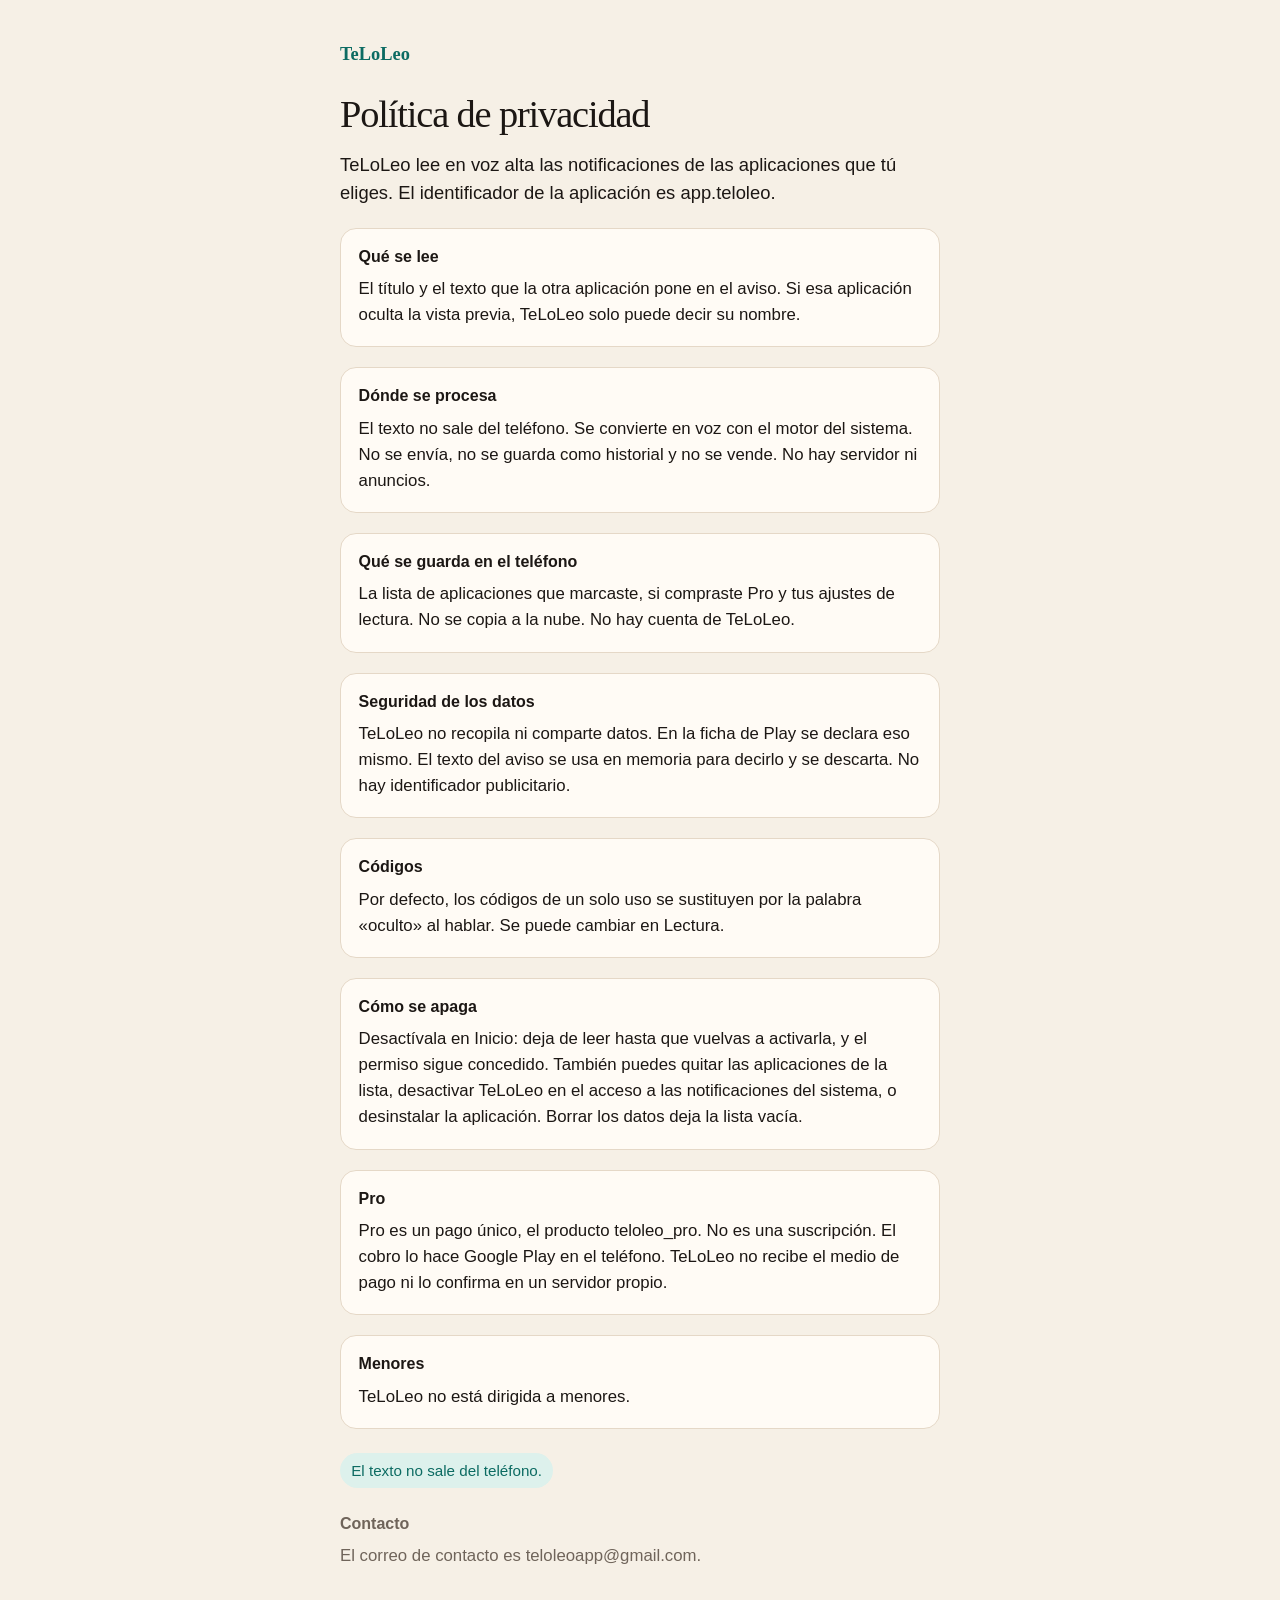
<file: privacy/index.html>
<!DOCTYPE html>
<html lang="es">
<head>
  <meta charset="utf-8">
  <meta name="viewport" content="width=device-width, initial-scale=1">
  <title>Política de privacidad de TeLoLeo</title>
  <style>
    :root {
      color-scheme: light;
      --paper: #f6f0e6;
      --ink: #1c1714;
      --muted: #6f645a;
      --green: #0c6b62;
      --soft: #ddf1ec;
      --card: #fffbf5;
      --line: #e5d8c7;
    }
    @media (prefers-color-scheme: dark) {
      :root {
        color-scheme: dark;
        --paper: #1c1714;
        --ink: #f6f0e6;
        --muted: #cdbfaf;
        --green: #8ed4c8;
        --soft: #123f3b;
        --card: #322b26;
        --line: #4e433a;
      }
    }
    * { box-sizing: border-box; }
    body {
      margin: 0;
      background: var(--paper);
      color: var(--ink);
      font-family: "Segoe UI", sans-serif;
      font-size: 1.05rem;
      line-height: 1.55;
    }
    main {
      max-width: 40rem;
      margin: 0 auto;
      padding: 2.5rem 1.25rem 4rem;
    }
    p { margin: 0.4rem 0 0; }
    .mark {
      margin: 0 0 1.5rem;
      color: var(--green);
      font-family: Georgia, "Times New Roman", serif;
      font-size: 1.15rem;
      font-weight: 600;
    }
    h1 {
      margin: 0 0 1rem;
      font-family: Georgia, "Times New Roman", serif;
      font-size: 2.4rem;
      font-weight: 500;
      letter-spacing: -0.03em;
      line-height: 1.1;
    }
    .lead { font-size: 1.15rem; }
    section {
      margin-top: 1.25rem;
      padding: 1rem 1.1rem 1.15rem;
      background: var(--card);
      border: 1px solid var(--line);
      border-radius: 1rem;
    }
    h2 {
      margin: 0 0 0.35rem;
      font-size: 1rem;
      font-weight: 650;
    }
    .note {
      display: inline-block;
      margin-top: 1.5rem;
      padding: 0.35rem 0.7rem;
      background: var(--soft);
      color: var(--green);
      border-radius: 999px;
      font-size: 0.95rem;
    }
    footer {
      margin-top: 1.5rem;
      color: var(--muted);
    }
  </style>
</head>
<body>
  <main>
    <p class="mark">TeLoLeo</p>
    <h1>Política de privacidad</h1>
    <p class="lead">TeLoLeo lee en voz alta las notificaciones de las aplicaciones que tú eliges. El identificador de la aplicación es app.teloleo.</p>

    <section>
      <h2>Qué se lee</h2>
      <p>El título y el texto que la otra aplicación pone en el aviso. Si esa aplicación oculta la vista previa, TeLoLeo solo puede decir su nombre.</p>
    </section>

    <section>
      <h2>Dónde se procesa</h2>
      <p>El texto no sale del teléfono. Se convierte en voz con el motor del sistema. No se envía, no se guarda como historial y no se vende. No hay servidor ni anuncios.</p>
    </section>

    <section>
      <h2>Qué se guarda en el teléfono</h2>
      <p>La lista de aplicaciones que marcaste, si compraste Pro y tus ajustes de lectura. No se copia a la nube. No hay cuenta de TeLoLeo.</p>
    </section>

    <section>
      <h2>Seguridad de los datos</h2>
      <p>TeLoLeo no recopila ni comparte datos. En la ficha de Play se declara eso mismo. El texto del aviso se usa en memoria para decirlo y se descarta. No hay identificador publicitario.</p>
    </section>

    <section>
      <h2>Códigos</h2>
      <p>Por defecto, los códigos de un solo uso se sustituyen por la palabra «oculto» al hablar. Se puede cambiar en Lectura.</p>
    </section>

    <section>
      <h2>Cómo se apaga</h2>
      <p>Desactívala en Inicio: deja de leer hasta que vuelvas a activarla, y el permiso sigue concedido. También puedes quitar las aplicaciones de la lista, desactivar TeLoLeo en el acceso a las notificaciones del sistema, o desinstalar la aplicación. Borrar los datos deja la lista vacía.</p>
    </section>

    <section>
      <h2>Pro</h2>
      <p>Pro es un pago único, el producto teloleo_pro. No es una suscripción. El cobro lo hace Google Play en el teléfono. TeLoLeo no recibe el medio de pago ni lo confirma en un servidor propio.</p>
    </section>

    <section>
      <h2>Menores</h2>
      <p>TeLoLeo no está dirigida a menores.</p>
    </section>

    <p class="note">El texto no sale del teléfono.</p>

    <footer>
      <h2>Contacto</h2>
      <p>El correo de contacto es teloleoapp@gmail.com.</p>
    </footer>
  </main>
</body>
</html>
</file>
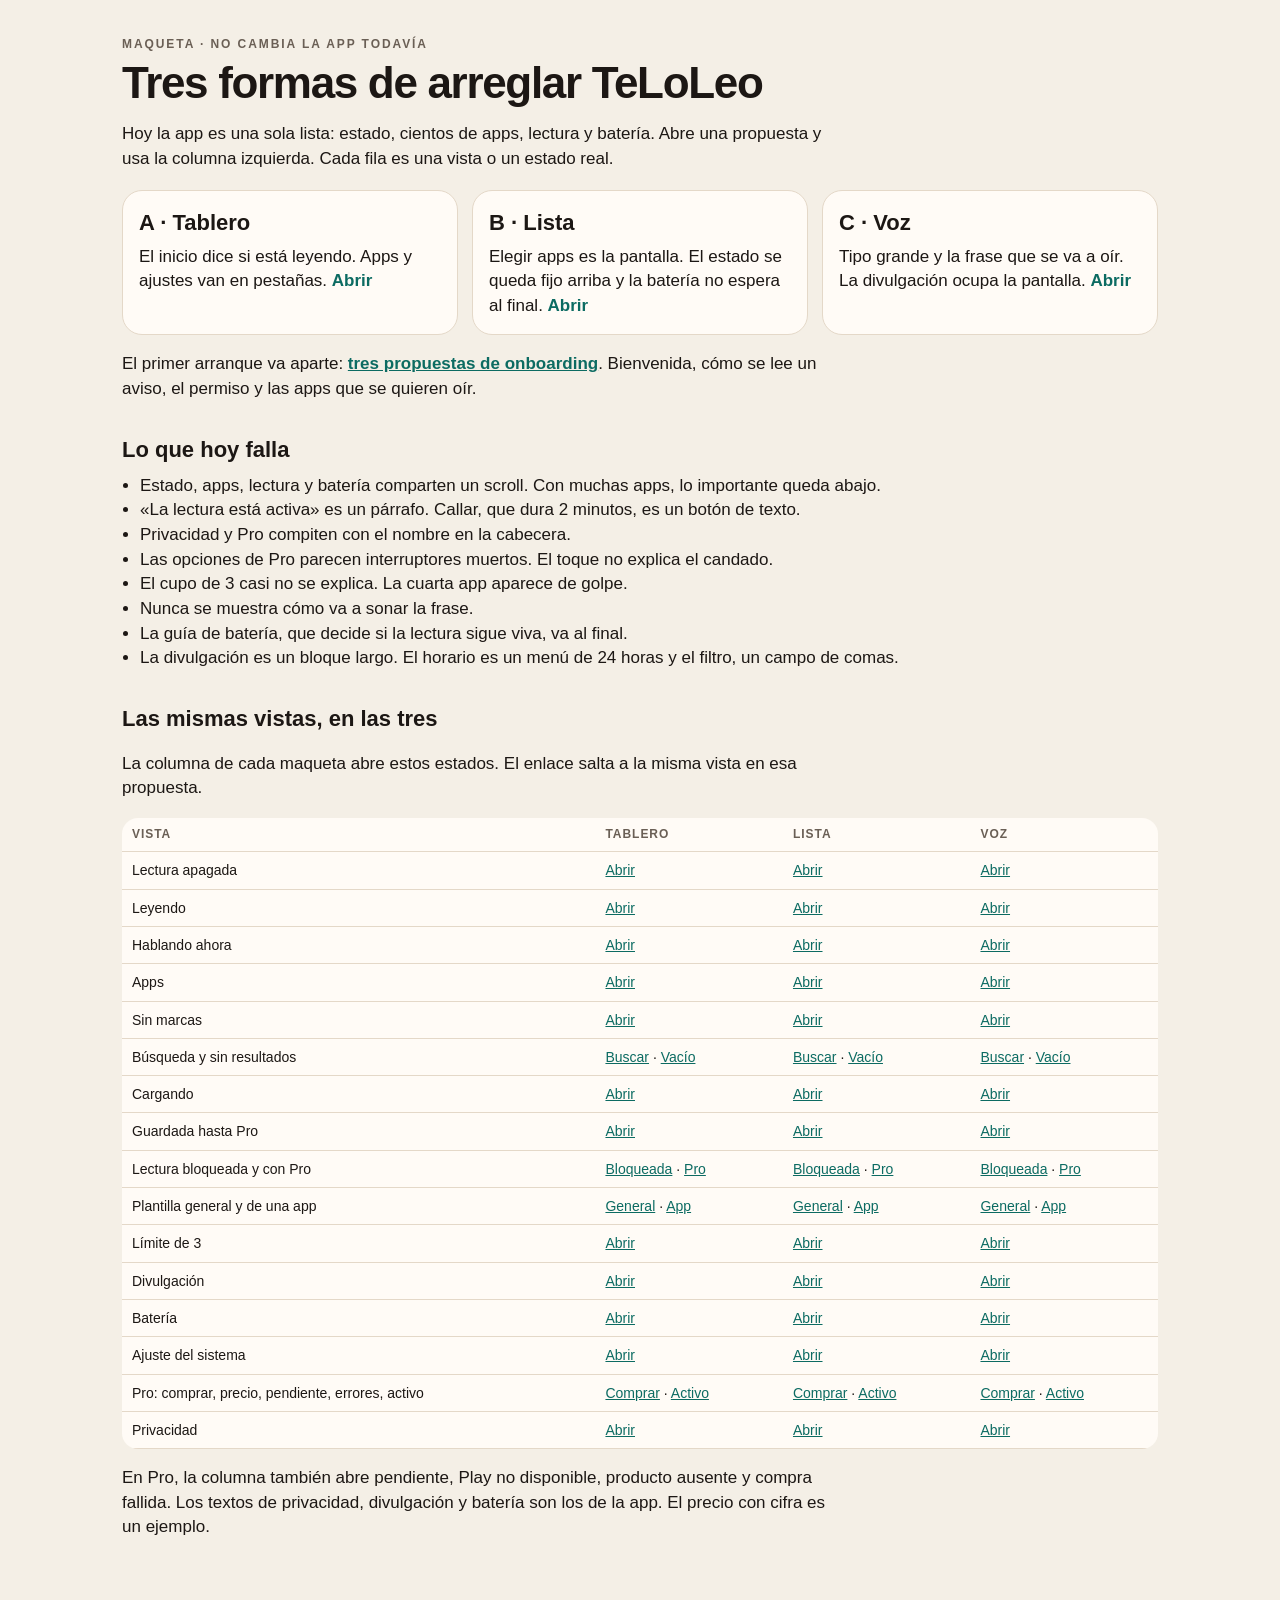
<file: design/ui/index.html>
<!DOCTYPE html>
<html lang="es">
<head>
<meta charset="utf-8">
<meta name="viewport" content="width=device-width, initial-scale=1">
<title>TeLoLeo — tres propuestas de interfaz</title>
<style>
  :root { --ink: #1C1714; --muted: #6A5F55; --paper: #F4EFE6; --card: #FFFBF6; --line: #E4D8C8; --teal: #0C6B62; }
  * { box-sizing: border-box; }
  body { margin: 0; background: var(--paper); color: var(--ink); font: 17px/1.45 "Segoe UI", sans-serif; }
  main { max-width: 1080px; margin: 0 auto; padding: 36px 22px 64px; }
  .eyebrow { letter-spacing: .16em; text-transform: uppercase; font-size: 12px; font-weight: 700; color: var(--muted); margin: 0 0 8px; }
  h1 { font-size: 44px; line-height: 1; letter-spacing: -.03em; margin: 0 0 12px; }
  h2 { font-size: 22px; margin: 32px 0 8px; }
  p { max-width: 44rem; }
  .grid { display: grid; grid-template-columns: repeat(3, 1fr); gap: 14px; margin-top: 18px; }
  a.card { display: block; background: var(--card); border: 1px solid var(--line); border-radius: 20px; padding: 16px; color: inherit; text-decoration: none; }
  a.card strong { display: block; font-size: 22px; margin-bottom: 6px; }
  a.card span, p a { color: var(--teal); font-weight: 700; }
  ul { margin: 8px 0 0; padding-left: 18px; }
  table { width: 100%; border-collapse: collapse; background: var(--card); border-radius: 16px; overflow: hidden; }
  th, td { text-align: left; padding: 8px 10px; border-bottom: 1px solid var(--line); vertical-align: top; font-size: 14px; }
  th { font-size: 12px; letter-spacing: .08em; text-transform: uppercase; color: var(--muted); }
  td a { color: var(--teal); }
  @media (max-width: 800px) { .grid { grid-template-columns: 1fr; } h1 { font-size: 34px; } }
</style>
</head>
<body>
<main>
  <p class="eyebrow">Maqueta · no cambia la app todavía</p>
  <h1>Tres formas de arreglar TeLoLeo</h1>
  <p>Hoy la app es una sola lista: estado, cientos de apps, lectura y batería. Abre una propuesta y usa la columna izquierda. Cada fila es una vista o un estado real.</p>
  <div class="grid">
    <a class="card" href="propuesta-tablero.html"><strong>A · Tablero</strong> El inicio dice si está leyendo. Apps y ajustes van en pestañas. <span>Abrir</span></a>
    <a class="card" href="propuesta-lista.html"><strong>B · Lista</strong> Elegir apps es la pantalla. El estado se queda fijo arriba y la batería no espera al final. <span>Abrir</span></a>
    <a class="card" href="propuesta-voz.html"><strong>C · Voz</strong> Tipo grande y la frase que se va a oír. La divulgación ocupa la pantalla. <span>Abrir</span></a>
  </div>
  <p>El primer arranque va aparte: <a href="onboarding.html">tres propuestas de onboarding</a>. Bienvenida, cómo se lee un aviso, el permiso y las apps que se quieren oír.</p>

  <h2>Lo que hoy falla</h2>
  <ul>
    <li>Estado, apps, lectura y batería comparten un scroll. Con muchas apps, lo importante queda abajo.</li>
    <li>«La lectura está activa» es un párrafo. Callar, que dura 2 minutos, es un botón de texto.</li>
    <li>Privacidad y Pro compiten con el nombre en la cabecera.</li>
    <li>Las opciones de Pro parecen interruptores muertos. El toque no explica el candado.</li>
    <li>El cupo de 3 casi no se explica. La cuarta app aparece de golpe.</li>
    <li>Nunca se muestra cómo va a sonar la frase.</li>
    <li>La guía de batería, que decide si la lectura sigue viva, va al final.</li>
    <li>La divulgación es un bloque largo. El horario es un menú de 24 horas y el filtro, un campo de comas.</li>
  </ul>

  <h2>Las mismas vistas, en las tres</h2>
  <p>La columna de cada maqueta abre estos estados. El enlace salta a la misma vista en esa propuesta.</p>
  <table>
    <thead><tr><th>Vista</th><th>Tablero</th><th>Lista</th><th>Voz</th></tr></thead>
    <tbody>
      <tr><td>Lectura apagada</td><td><a href="propuesta-tablero.html#home-off">Abrir</a></td><td><a href="propuesta-lista.html#home-off">Abrir</a></td><td><a href="propuesta-voz.html#home-off">Abrir</a></td></tr>
      <tr><td>Leyendo</td><td><a href="propuesta-tablero.html#home-on">Abrir</a></td><td><a href="propuesta-lista.html#home-on">Abrir</a></td><td><a href="propuesta-voz.html#home-on">Abrir</a></td></tr>
      <tr><td>Hablando ahora</td><td><a href="propuesta-tablero.html#home-speaking">Abrir</a></td><td><a href="propuesta-lista.html#home-speaking">Abrir</a></td><td><a href="propuesta-voz.html#home-speaking">Abrir</a></td></tr>
      <tr><td>Apps</td><td><a href="propuesta-tablero.html#apps">Abrir</a></td><td><a href="propuesta-lista.html#apps">Abrir</a></td><td><a href="propuesta-voz.html#apps">Abrir</a></td></tr>
      <tr><td>Sin marcas</td><td><a href="propuesta-tablero.html#apps-empty">Abrir</a></td><td><a href="propuesta-lista.html#apps-empty">Abrir</a></td><td><a href="propuesta-voz.html#apps-empty">Abrir</a></td></tr>
      <tr><td>Búsqueda y sin resultados</td><td><a href="propuesta-tablero.html#apps-search">Buscar</a> · <a href="propuesta-tablero.html#apps-none">Vacío</a></td><td><a href="propuesta-lista.html#apps-search">Buscar</a> · <a href="propuesta-lista.html#apps-none">Vacío</a></td><td><a href="propuesta-voz.html#apps-search">Buscar</a> · <a href="propuesta-voz.html#apps-none">Vacío</a></td></tr>
      <tr><td>Cargando</td><td><a href="propuesta-tablero.html#apps-loading">Abrir</a></td><td><a href="propuesta-lista.html#apps-loading">Abrir</a></td><td><a href="propuesta-voz.html#apps-loading">Abrir</a></td></tr>
      <tr><td>Guardada hasta Pro</td><td><a href="propuesta-tablero.html#apps-extra">Abrir</a></td><td><a href="propuesta-lista.html#apps-extra">Abrir</a></td><td><a href="propuesta-voz.html#apps-extra">Abrir</a></td></tr>
      <tr><td>Lectura bloqueada y con Pro</td><td><a href="propuesta-tablero.html#lectura">Bloqueada</a> · <a href="propuesta-tablero.html#lectura-pro">Pro</a></td><td><a href="propuesta-lista.html#lectura">Bloqueada</a> · <a href="propuesta-lista.html#lectura-pro">Pro</a></td><td><a href="propuesta-voz.html#lectura">Bloqueada</a> · <a href="propuesta-voz.html#lectura-pro">Pro</a></td></tr>
      <tr><td>Plantilla general y de una app</td><td><a href="propuesta-tablero.html#plantilla">General</a> · <a href="propuesta-tablero.html#plantilla-app">App</a></td><td><a href="propuesta-lista.html#plantilla">General</a> · <a href="propuesta-lista.html#plantilla-app">App</a></td><td><a href="propuesta-voz.html#plantilla">General</a> · <a href="propuesta-voz.html#plantilla-app">App</a></td></tr>
      <tr><td>Límite de 3</td><td><a href="propuesta-tablero.html#limite">Abrir</a></td><td><a href="propuesta-lista.html#limite">Abrir</a></td><td><a href="propuesta-voz.html#limite">Abrir</a></td></tr>
      <tr><td>Divulgación</td><td><a href="propuesta-tablero.html#divulgacion">Abrir</a></td><td><a href="propuesta-lista.html#divulgacion">Abrir</a></td><td><a href="propuesta-voz.html#divulgacion">Abrir</a></td></tr>
      <tr><td>Batería</td><td><a href="propuesta-tablero.html#bateria">Abrir</a></td><td><a href="propuesta-lista.html#bateria">Abrir</a></td><td><a href="propuesta-voz.html#bateria">Abrir</a></td></tr>
      <tr><td>Ajuste del sistema</td><td><a href="propuesta-tablero.html#sistema">Abrir</a></td><td><a href="propuesta-lista.html#sistema">Abrir</a></td><td><a href="propuesta-voz.html#sistema">Abrir</a></td></tr>
      <tr><td>Pro: comprar, precio, pendiente, errores, activo</td><td><a href="propuesta-tablero.html#pro">Comprar</a> · <a href="propuesta-tablero.html#pro-active">Activo</a></td><td><a href="propuesta-lista.html#pro">Comprar</a> · <a href="propuesta-lista.html#pro-active">Activo</a></td><td><a href="propuesta-voz.html#pro">Comprar</a> · <a href="propuesta-voz.html#pro-active">Activo</a></td></tr>
      <tr><td>Privacidad</td><td><a href="propuesta-tablero.html#privacidad">Abrir</a></td><td><a href="propuesta-lista.html#privacidad">Abrir</a></td><td><a href="propuesta-voz.html#privacidad">Abrir</a></td></tr>
    </tbody>
  </table>
  <p>En Pro, la columna también abre pendiente, Play no disponible, producto ausente y compra fallida. Los textos de privacidad, divulgación y batería son los de la app. El precio con cifra es un ejemplo.</p>
</main>
</body>
</html>
</file>
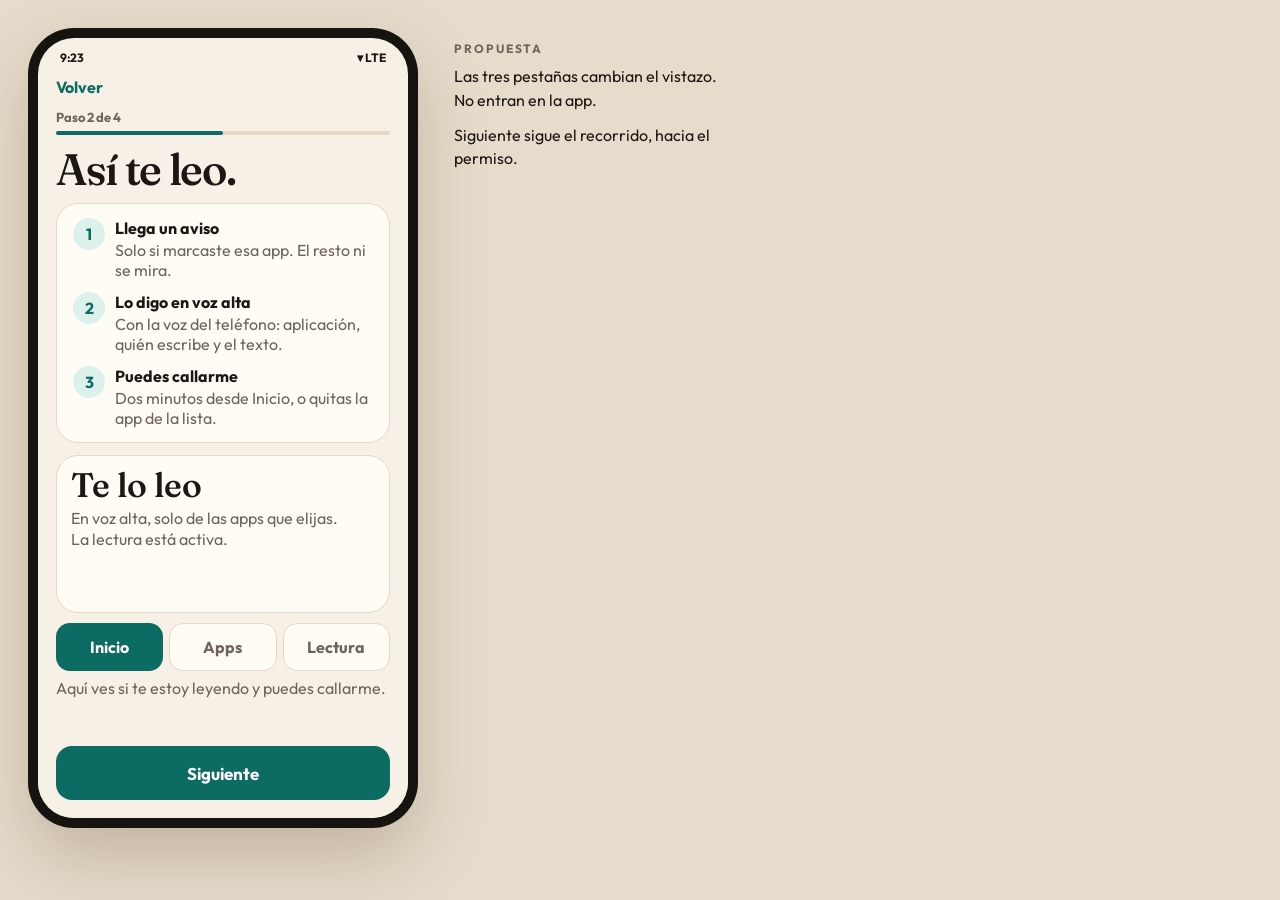
<file: design/ui/onboarding-flow-preview.html>
<!DOCTYPE html>
<html lang="es">
<head>
<meta charset="utf-8">
<meta name="viewport" content="width=device-width, initial-scale=1">
<title>TeLoLeo — Vistazo del paso 2</title>
<link rel="preconnect" href="https://fonts.googleapis.com">
<link rel="preconnect" href="https://fonts.gstatic.com" crossorigin>
<link href="https://fonts.googleapis.com/css2?family=Fraunces:opsz,wght@9..144,560;9..144,640&family=Outfit:wght@400;500;600;700&display=swap" rel="stylesheet">
<style>
  :root {
    --studio: #E7DCCB;
    --ink: #1C1714;
    --muted: #6F645A;
    --phone: #F6F0E6;
    --card: #FFFBF5;
    --line: #E5D8C7;
    --teal: #0C6B62;
    --soft: #DDF1EC;
  }
  * { box-sizing: border-box; }
  body { margin: 0; background: var(--studio); color: var(--ink); font-family: Outfit, "Segoe UI", sans-serif; }
  button { font: inherit; color: inherit; }
  .stage { display: flex; gap: 36px; align-items: flex-start; padding: 28px; }
  .note { max-width: 280px; padding-top: 12px; }
  .note p { margin: 0 0 12px; line-height: 1.45; }
  .note .eyebrow { margin: 0 0 8px; letter-spacing: .16em; text-transform: uppercase; font-size: 12px; font-weight: 700; color: var(--muted); }
  .device { width: 390px; height: 800px; background: #161311; border-radius: 46px; padding: 10px; box-shadow: 0 30px 70px rgba(60, 40, 12, .22); flex: none; }
  .screen { height: 100%; background: var(--phone); border-radius: 36px; overflow: hidden; position: relative; display: flex; flex-direction: column; }
  .statusbar { display: flex; justify-content: space-between; padding: 12px 22px 0; font-size: 12px; font-weight: 700; }
  .viewport { flex: 1; min-height: 0; overflow: auto; padding: 4px 18px 12px; }
  .back { border: 0; background: transparent; color: var(--teal); font-weight: 700; padding: 8px 0; cursor: pointer; }
  .step { margin: 4px 0 6px; font-size: 13px; font-weight: 700; color: var(--muted); }
  .bar { height: 4px; background: var(--line); border-radius: 99px; margin: 0 0 14px; }
  .bar i { display: block; width: 50%; height: 100%; background: var(--teal); border-radius: 99px; }
  h2 { font-family: Fraunces, Georgia, serif; font-size: 44px; line-height: .95; font-weight: 560; letter-spacing: -.03em; margin: 0 0 12px; }
  .beats { list-style: none; padding: 8px; margin: 0 0 12px; background: var(--card); border: 1px solid var(--line); border-radius: 22px; }
  .beats li { display: grid; grid-template-columns: 32px 1fr; gap: 10px; padding: 6px 8px; }
  .beats b { width: 32px; height: 32px; border-radius: 50%; background: var(--soft); color: var(--teal); display: grid; place-items: center; }
  .beats p { margin: 2px 0 0; color: var(--muted); }
  .peek { display: grid; background: var(--card); border: 1px solid var(--line); border-radius: 22px; padding: 12px 14px; }
  .peek .face { grid-area: 1 / 1; }
  .peek .face:not(.on) { visibility: hidden; }
  .peek h3 { font-family: Fraunces, Georgia, serif; font-size: 34px; line-height: 1; font-weight: 560; margin: 0 0 6px; }
  .peek .quiet { margin: 0; color: var(--muted); line-height: 1.35; }
  .row { display: flex; align-items: center; gap: 12px; min-height: 44px; }
  .row + .row { border-top: 1px solid var(--line); }
  .av { width: 40px; height: 40px; border-radius: 14px; background: var(--soft); color: var(--teal); display: grid; place-items: center; font-weight: 700; flex: none; }
  .row strong { flex: 1; font-size: 17px; }
  .tick { width: 46px; height: 28px; border-radius: 99px; background: #E4D8C8; position: relative; flex: none; }
  .tick::after { content: ""; position: absolute; top: 3px; left: 3px; width: 22px; height: 22px; border-radius: 50%; background: #fff; }
  .tick.on { background: var(--teal); }
  .tick.on::after { transform: translateX(18px); }
  .pro { color: var(--muted); font-size: 13px; font-weight: 700; }
  .tabs { display: flex; gap: 6px; margin: 10px 0 6px; }
  .tabs button {
    flex: 1;
    min-height: 48px;
    border-radius: 14px;
    border: 1px solid var(--line);
    background: var(--card);
    color: var(--muted);
    font-weight: 700;
    cursor: pointer;
  }
  .tabs button[aria-selected="true"] { background: var(--teal); color: #fff; border-color: transparent; }
  .caption { margin: 0; color: var(--muted); line-height: 1.4; }
  .dock {
    flex: none;
    padding: 8px 18px 18px;
    background: var(--phone);
  }
  .dock button {
    width: 100%; border: 0; background: var(--teal); color: #fff;
    min-height: 54px; border-radius: 16px; font-size: 17px; font-weight: 700; cursor: pointer;
  }
  button:focus-visible { outline: 2px solid var(--teal); outline-offset: 2px; }
</style>
</head>
<body>
  <div class="stage">
    <div class="device">
      <div class="screen">
        <div class="statusbar"><span>9:23</span><span>▾ LTE</span></div>
        <div class="viewport">
          <button class="back" type="button">Volver</button>
          <p class="step">Paso 2 de 4</p>
          <div class="bar"><i></i></div>
          <h2>Así te leo.</h2>
          <ol class="beats">
            <li><b>1</b><div><strong>Llega un aviso</strong><p>Solo si marcaste esa app. El resto ni se mira.</p></div></li>
            <li><b>2</b><div><strong>Lo digo en voz alta</strong><p>Con la voz del teléfono: aplicación, quién escribe y el texto.</p></div></li>
            <li><b>3</b><div><strong>Puedes callarme</strong><p>Dos minutos desde Inicio, o quitas la app de la lista.</p></div></li>
          </ol>
          <div class="peek" id="peek">
            <div class="face on" data-face="home">
              <h3>Te lo leo</h3>
              <p class="quiet">En voz alta, solo de las apps que elijas.</p>
              <p class="quiet">La lectura está activa.</p>
            </div>
            <div class="face" data-face="apps">
              <div class="row"><i class="av">W</i><strong>WhatsApp</strong><span class="tick on"></span></div>
              <div class="row"><i class="av">T</i><strong>Telegram</strong><span class="tick"></span></div>
              <div class="row"><i class="av">G</i><strong>Gmail</strong><span class="tick"></span></div>
            </div>
            <div class="face" data-face="reading">
              <div class="row"><strong>Horario de silencio</strong><span class="pro">Pro</span></div>
              <div class="row"><strong>Solo con auriculares</strong><span class="pro">Pro</span></div>
              <div class="row"><strong>Filtro de palabras</strong><span class="pro">Pro</span></div>
            </div>
          </div>
          <div class="tabs" role="tablist">
            <button type="button" role="tab" id="tab-home" aria-controls="peek" aria-selected="true">Inicio</button>
            <button type="button" role="tab" id="tab-apps" aria-controls="peek" aria-selected="false">Apps</button>
            <button type="button" role="tab" id="tab-reading" aria-controls="peek" aria-selected="false">Lectura</button>
          </div>
          <p class="caption" id="caption"></p>
        </div>
        <div class="dock"><button type="button" id="next">Siguiente</button></div>
      </div>
    </div>
    <aside class="note">
      <p class="eyebrow">Propuesta</p>
      <p>Las tres pestañas cambian el vistazo. No entran en la app.</p>
      <p id="aside">Siguiente sigue el recorrido, hacia el permiso.</p>
    </aside>
  </div>
  <script>
    var lines = {
      home: "Aquí ves si te estoy leyendo y puedes callarme.",
      apps: "Aquí marcas las apps. En la versión gratis, tres.",
      reading: "Horario, auriculares y filtros. Es de Pro."
    };
    function show(id) {
      document.querySelectorAll(".peek .face").forEach(function (face) {
        face.classList.toggle("on", face.getAttribute("data-face") === id);
      });
      document.getElementById("caption").textContent = lines[id];
      ["home", "apps", "reading"].forEach(function (key) {
        document.getElementById("tab-" + key).setAttribute("aria-selected", key === id ? "true" : "false");
      });
    }
    document.getElementById("tab-home").onclick = function () { show("home"); };
    document.getElementById("tab-apps").onclick = function () { show("apps"); };
    document.getElementById("tab-reading").onclick = function () { show("reading"); };
    document.getElementById("next").onclick = function () {
      document.getElementById("aside").textContent = "Siguiente no cambia de pestaña. Sigue hacia el permiso.";
    };
    show("home");
  </script>
</body>
</html>
</file>
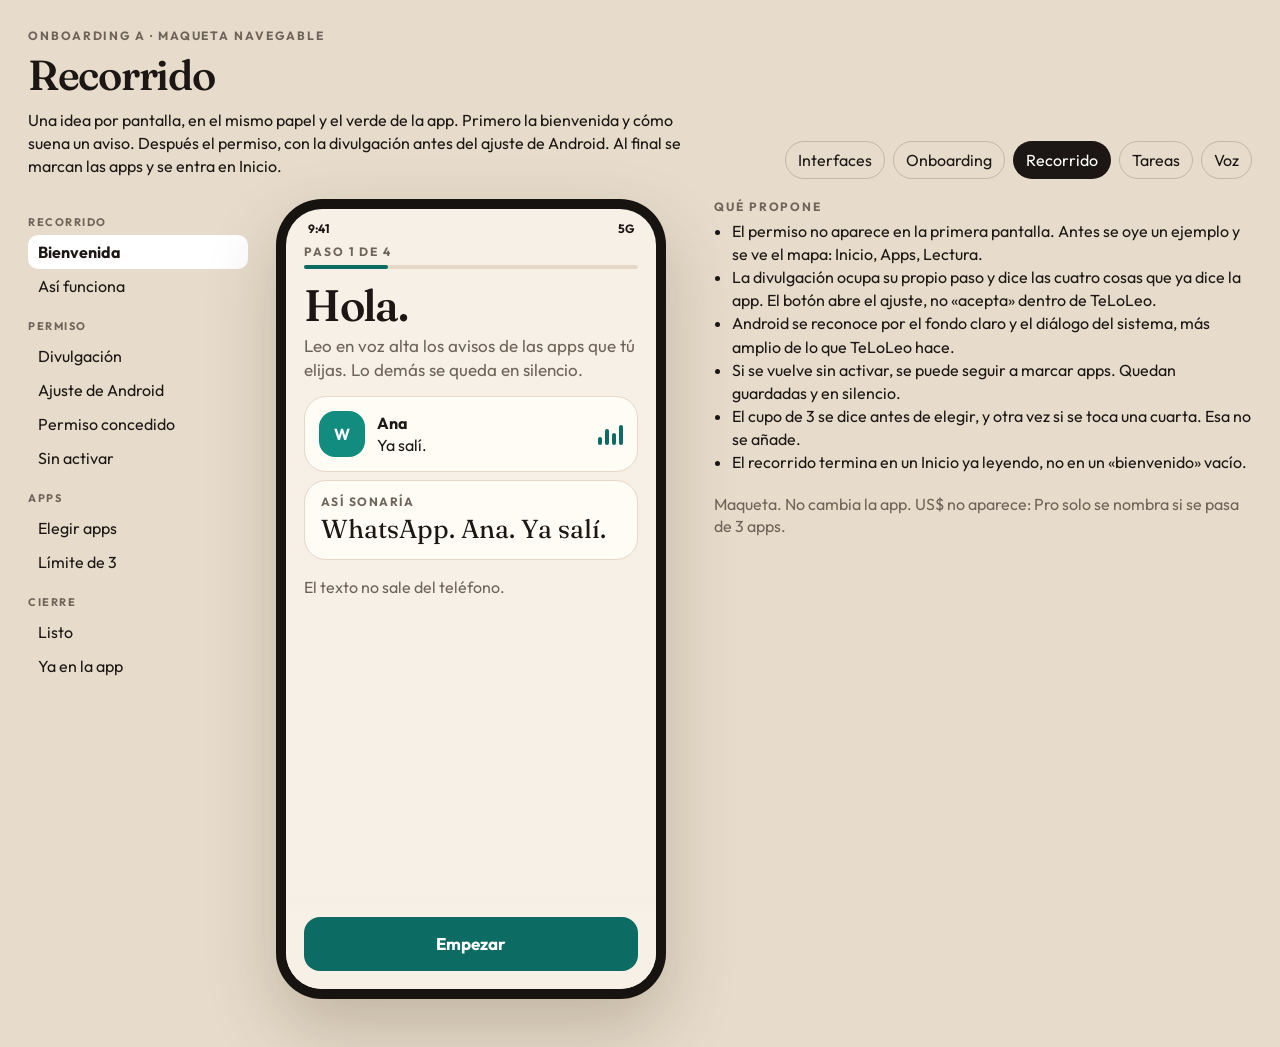
<file: design/ui/onboarding-recorrido.html>
<!DOCTYPE html>
<html lang="es">
<head>
<meta charset="utf-8">
<meta name="viewport" content="width=device-width, initial-scale=1">
<title>TeLoLeo — Onboarding Recorrido</title>
<link rel="preconnect" href="https://fonts.googleapis.com">
<link rel="preconnect" href="https://fonts.gstatic.com" crossorigin>
<link href="https://fonts.googleapis.com/css2?family=Fraunces:opsz,wght@9..144,560;9..144,640&family=Outfit:wght@400;500;600;700&display=swap" rel="stylesheet">
<style>
  :root {
    --studio: #E7DCCB;
    --ink: #1C1714;
    --muted: #6F645A;
    --phone: #F6F0E6;
    --card: #FFFBF5;
    --line: #E5D8C7;
    --teal: #0C6B62;
    --soft: #DDF1EC;
  }
  * { box-sizing: border-box; }
  body { margin: 0; background: var(--studio); color: var(--ink); font-family: Outfit, "Segoe UI", sans-serif; }
  button, input { font: inherit; }
  .top { display: flex; justify-content: space-between; gap: 24px; align-items: flex-end; padding: 28px 28px 8px; }
  .eyebrow { margin: 0 0 6px; letter-spacing: .16em; text-transform: uppercase; font-size: 12px; font-weight: 700; color: var(--muted); }
  h1 { margin: 0; font-family: Fraunces, Georgia, serif; font-size: 42px; font-weight: 560; letter-spacing: -.03em; }
  .lede { max-width: 42rem; margin: 8px 0 0; line-height: 1.45; }
  .siblings { display: flex; gap: 8px; flex-wrap: wrap; }
  .siblings a { color: inherit; text-decoration: none; border: 1px solid rgba(28,23,20,.18); border-radius: 999px; padding: 8px 12px; }
  .siblings a[aria-current="page"] { background: var(--ink); color: #fff; border-color: transparent; }
  .stage { display: grid; grid-template-columns: 220px 410px minmax(260px, 1fr); gap: 28px; align-items: start; padding: 12px 28px 48px; }
  .rail, .device { position: sticky; top: 12px; }
  .rail { max-height: calc(100vh - 24px); overflow: auto; }
  .rail h3 { margin: 16px 0 6px; font-size: 11px; letter-spacing: .14em; text-transform: uppercase; color: var(--muted); }
  .rail button { display: block; width: 100%; text-align: left; border: 0; background: transparent; border-radius: 10px; padding: 7px 10px; cursor: pointer; color: inherit; }
  .rail button.on { background: #fff; font-weight: 700; }
  .device { width: 390px; height: 800px; background: #161311; border-radius: 46px; padding: 10px; box-shadow: 0 30px 70px rgba(60, 40, 12, .22); }
  .screen { height: 100%; background: var(--phone); color: var(--ink); border-radius: 36px; overflow: hidden; position: relative; display: flex; flex-direction: column; }
  .statusbar { flex: none; display: flex; justify-content: space-between; padding: 12px 22px 0; font-size: 12px; font-weight: 700; }
  .viewport { flex: 1; min-height: 0; overflow: auto; padding: 8px 18px 28px; }
  .viewport.hasdock { padding-bottom: 128px; }
  .screen button, .screen input { font: inherit; color: inherit; }
  .back { border: 0; background: transparent; color: var(--teal); font-weight: 700; padding: 0 0 8px; cursor: pointer; }
  .viewport h2 { font-family: Fraunces, Georgia, serif; font-size: 44px; line-height: .95; font-weight: 560; letter-spacing: -.03em; margin: 8px 0; }
  .sub, .fine, .meta small { color: var(--muted); line-height: 1.4; }
  .sub { margin: 0 0 14px; font-size: 17px; }
  .bar { height: 4px; background: var(--line); border-radius: 99px; margin: 0 0 16px; }
  .bar i { display: block; height: 100%; background: var(--teal); border-radius: 99px; }
  .preview, .said, .card, .facts, .beats { background: var(--card); border: 1px solid var(--line); border-radius: 22px; }
  .preview { display: flex; align-items: center; gap: 12px; padding: 14px; margin: 8px 0; }
  .preview p { margin: 2px 0 0; }
  .av { width: 46px; height: 46px; border-radius: 16px; display: grid; place-items: center; color: #fff; font-weight: 700; font-style: normal; flex: none; }
  .said { margin: 8px 0; padding: 14px 16px; font-family: Fraunces, Georgia, serif; font-size: 26px; line-height: 1.15; }
  .said span, .kicker { display: block; font-family: Outfit, sans-serif; font-size: 12px; letter-spacing: .12em; text-transform: uppercase; color: var(--muted); font-weight: 700; margin-bottom: 6px; }
  .wave { display: flex; align-items: flex-end; gap: 3px; height: 22px; margin-left: auto; }
  .wave i { width: 4px; border-radius: 4px; background: var(--teal); display: block; }
  .wave i:nth-child(1) { height: 8px; } .wave i:nth-child(2) { height: 16px; }
  .wave i:nth-child(3) { height: 12px; } .wave i:nth-child(4) { height: 20px; }
  .beats, .facts { list-style: none; padding: 8px; margin: 8px 0 12px; }
  .beats li, .facts li { display: grid; grid-template-columns: 32px 1fr; gap: 10px; padding: 10px; }
  .beats b, .facts b { width: 32px; height: 32px; border-radius: 50%; background: var(--soft); color: var(--teal); display: grid; place-items: center; }
  .beats p, .facts p { margin: 2px 0 0; color: var(--muted); }
  .tabs-demo { display: flex; gap: 6px; margin: 12px 0; }
  .tabs-demo span { flex: 1; text-align: center; border-radius: 14px; padding: 10px 0; background: var(--card); border: 1px solid var(--line); font-weight: 700; color: var(--muted); }
  .tabs-demo .on { background: var(--teal); color: #fff; border-color: transparent; }
  .banner { width: 100%; text-align: left; border: 0; background: var(--soft); color: var(--teal); border-radius: 16px; padding: 12px 14px; font-weight: 700; cursor: pointer; margin-bottom: 10px; }
  .search { display: flex; gap: 8px; background: var(--card); border: 1px solid var(--line); border-radius: 16px; padding: 4px 8px 4px 14px; margin: 10px 0; }
  .search input { flex: 1; border: 0; background: transparent; min-height: 44px; outline: none; font-size: 16px; }
  .search button { border: 0; background: transparent; color: var(--teal); font-weight: 700; cursor: pointer; }
  .group { margin: 14px 0 6px; font-size: 12px; letter-spacing: .12em; text-transform: uppercase; color: var(--muted); font-weight: 700; }
  .app { width: 100%; display: flex; align-items: center; gap: 12px; text-align: left; border: 0; background: transparent; padding: 8px 0; cursor: pointer; }
  .app .meta { flex: 1; min-width: 0; }
  .app strong { font-size: 17px; }
  .tick { width: 46px; height: 28px; border-radius: 99px; background: #E4D8C8; position: relative; flex: none; }
  .tick::after { content: ""; position: absolute; top: 3px; left: 3px; width: 22px; height: 22px; border-radius: 50%; background: #fff; transition: transform .15s; }
  .app.on .tick { background: var(--teal); }
  .app.on .tick::after { transform: translateX(18px); }
  .empty { color: var(--muted); }
  .dock { position: absolute; left: 0; right: 0; bottom: 0; z-index: 4; display: flex; flex-direction: column; gap: 2px; padding: 28px 18px 18px; background: linear-gradient(transparent, var(--phone) 32%); }
  .screen .btn { width: 100%; border: 0; background: var(--teal); color: #fff; min-height: 54px; border-radius: 16px; font-size: 17px; font-weight: 700; cursor: pointer; }
  .screen .btn.ghost { background: transparent; color: var(--teal); box-shadow: inset 0 0 0 1.5px var(--teal); margin-top: 8px; }
  .screen .btn:disabled { opacity: .45; cursor: default; }
  .screen .texty { border: 0; background: transparent; color: var(--teal); font-weight: 700; min-height: 42px; cursor: pointer; }
  .count, .docknote { text-align: center; color: var(--muted); font-size: 13px; margin: 0 0 4px; line-height: 1.35; }
  .head { display: flex; justify-content: space-between; align-items: center; }
  .brand { font-family: Fraunces, Georgia, serif; font-size: 22px; }
  .pill { background: var(--ink); color: #fff; border-radius: 999px; padding: 6px 10px; font-size: 12px; font-weight: 700; }
  .status { font-family: Fraunces, Georgia, serif; font-size: 40px; line-height: 1; margin: 14px 0 6px; }
  .card { padding: 14px 16px; margin: 10px 0; }
  .card p { margin: 4px 0 0; color: var(--muted); }
  .scrim { position: absolute; inset: 0; z-index: 30; background: rgba(28, 23, 20, .45); display: flex; align-items: flex-end; }
  .sheet { width: 100%; background: var(--card); color: var(--ink); border-radius: 28px 28px 36px 36px; padding: 22px 18px 24px; }
  .sheet h3 { font-family: Fraunces, Georgia, serif; font-size: 30px; line-height: 1; font-weight: 560; margin: 0 0 8px; }
  .sheet p, .sheet li { line-height: 1.4; }
  .sheet ul { margin: 8px 0 12px; padding-left: 18px; }
  aside ul { margin: 0 0 18px; padding-left: 18px; line-height: 1.45; }
  button:focus-visible, a:focus-visible { outline: 2px solid var(--teal); outline-offset: 2px; }
  @media (max-width: 1100px) {
    .stage { grid-template-columns: 1fr; }
    .rail, .device { position: relative; top: 0; }
    .device { margin: 0 auto; }
  }
  @media (prefers-reduced-motion: reduce) { * { transition: none !important; } }
</style>
<link rel="stylesheet" href="onboarding.css">
</head>
<body>
<header class="top">
  <div>
    <p class="eyebrow">Onboarding A · maqueta navegable</p>
    <h1>Recorrido</h1>
    <p class="lede">Una idea por pantalla, en el mismo papel y el verde de la app. Primero la bienvenida y cómo suena un aviso. Después el permiso, con la divulgación antes del ajuste de Android. Al final se marcan las apps y se entra en Inicio.</p>
  </div>
  <nav class="siblings">
    <a href="index.html">Interfaces</a>
    <a href="onboarding.html">Onboarding</a>
    <a href="onboarding-recorrido.html" aria-current="page">Recorrido</a>
    <a href="onboarding-tareas.html">Tareas</a>
    <a href="onboarding-voz.html">Voz</a>
  </nav>
</header>
<div class="stage">
  <nav class="rail" id="rail" aria-label="Pasos"></nav>
  <div class="device"><div class="screen" id="screen"></div></div>
  <aside>
    <p class="eyebrow">Qué propone</p>
    <ul>
      <li>El permiso no aparece en la primera pantalla. Antes se oye un ejemplo y se ve el mapa: Inicio, Apps, Lectura.</li>
      <li>La divulgación ocupa su propio paso y dice las cuatro cosas que ya dice la app. El botón abre el ajuste, no «acepta» dentro de TeLoLeo.</li>
      <li>Android se reconoce por el fondo claro y el diálogo del sistema, más amplio de lo que TeLoLeo hace.</li>
      <li>Si se vuelve sin activar, se puede seguir a marcar apps. Quedan guardadas y en silencio.</li>
      <li>El cupo de 3 se dice antes de elegir, y otra vez si se toca una cuarta. Esa no se añade.</li>
      <li>El recorrido termina en un Inicio ya leyendo, no en un «bienvenido» vacío.</li>
    </ul>
    <p class="fine">Maqueta. No cambia la app. US$ no aparece: Pro solo se nombra si se pasa de 3 apps.</p>
  </aside>
</div>
<script src="onboarding.js"></script>
<script>
(function () {
  "use strict";
  var O = window.Onboarding;
  var RAIL = [
    { group: "Recorrido", id: "hola", label: "Bienvenida" },
    { group: "Recorrido", id: "flujo", label: "Así funciona" },
    { group: "Permiso", id: "permiso", label: "Divulgación" },
    { group: "Permiso", id: "sistema", label: "Ajuste de Android" },
    { group: "Permiso", id: "activo", label: "Permiso concedido" },
    { group: "Permiso", id: "sin-permiso", label: "Sin activar" },
    { group: "Apps", id: "apps", label: "Elegir apps" },
    { group: "Apps", id: "limite", label: "Límite de 3" },
    { group: "Cierre", id: "listo", label: "Listo" },
    { group: "Cierre", id: "inicio", label: "Ya en la app" }
  ];
  var PRESETS = {
    hola: { step: "hola" },
    flujo: { step: "flujo" },
    permiso: { step: "permiso" },
    sistema: { step: "sistema" },
    activo: { step: "activo", listener: true },
    "sin-permiso": { step: "sin-permiso" },
    apps: { step: "apps", listener: true },
    limite: { step: "apps", listener: true, selected: ["wa", "tg", "gm"], limit: true, blocked: "Signal" },
    listo: { step: "listo", listener: true, selected: ["wa", "tg", "gm"] },
    inicio: { step: "inicio", listener: true, selected: ["wa", "tg", "gm"] }
  };
  var state = blank();

  function blank() {
    return { step: "hola", listener: false, selected: [], query: "", dialog: false, limit: false, pro: false, blocked: "", hint: "", rail: "hola" };
  }
  function carry(over) {
    return Object.assign({ selected: state.selected.slice(), listener: state.listener, query: "" }, over || {});
  }
  function go(id, extra, mode) {
    if (!PRESETS[id]) return;
    state = Object.assign(blank(), PRESETS[id], extra || {});
    state.selected = (state.selected || []).slice();
    state.rail = id;
    var url = "#" + id;
    if (location.hash !== url) {
      if (mode === "replace") history.replaceState({ id: id }, "", url);
      else history.pushState({ id: id }, "", url);
    }
    render();
  }
  function toggle(id) {
    var at = state.selected.indexOf(id);
    if (at >= 0) {
      state.selected.splice(at, 1);
      state.limit = false;
    } else if (state.selected.length >= 3) {
      state.blocked = O.byId(id).name;
      state.limit = true;
      state.pro = false;
    } else {
      state.selected.push(id);
      state.limit = false;
    }
    render();
  }
  function backTo() {
    if (state.step === "flujo") return "hola";
    if (state.step === "permiso") return "flujo";
    if (state.step === "activo" || state.step === "sin-permiso") return "permiso";
    if (state.step === "apps") return state.listener ? "activo" : "sin-permiso";
    if (state.step === "listo") return "apps";
    if (state.step === "inicio") return "listo";
    return "";
  }
  function progress(n) {
    return '<p class="eyebrow">Paso ' + n + " de 4</p>" + '<div class="bar" aria-hidden="true"><i style="width:' + (n * 25) + '%"></i></div>';
  }
  function backBtn() {
    return state.step === "hola" || state.step === "sistema" ? "" : '<button type="button" class="back" data-act="back">Atrás</button>';
  }
  function dock(act, label, altAct, altLabel, disabled) {
    return '<div class="dock"><button type="button" class="btn" data-act="' + act + '"' + (disabled ? " disabled" : "") + ">" + label + "</button>" +
      (altAct ? '<button type="button" class="texty" data-act="' + altAct + '">' + altLabel + "</button>" : "") + "</div>";
  }
  function frame(body, foot) {
    return '<div class="statusbar"><span>9:41</span><span>5G</span></div><div class="viewport' + (foot ? " hasdock" : "") + '">' + body + "</div>" + (foot || "");
  }
  function banner() {
    if (state.listener) return "";
    return '<button type="button" class="banner" data-act="to-permiso">Aún no te puedo leer. Activar el permiso.</button>';
  }
  function appsBlock() {
    return banner() +
      "<h2>¿Qué te leo?</h2>" +
      '<p class="sub">Por defecto, silencio. La versión gratis lee 3 apps, sin límite de lecturas.</p>' +
      '<div class="search"><input id="q" type="search" placeholder="Buscar app" value="' + O.esc(state.query) + '" autocomplete="off" aria-label="Buscar app">' +
      (state.query ? '<button type="button" data-act="clear">Borrar</button>' : "") + "</div>" +
      '<div id="applist">' + O.rows(state.selected, state.query) + "</div>";
  }
  function doneCopy() {
    var first = state.selected[0];
    var line = first ? O.phrase(first) : null;
    var names = O.listNames(state.selected);
    return "<h2>Listo.</h2>" +
      (names ? "<p class=\"sub\">Te leo " + O.esc(names) + ".</p>" : "<p class=\"sub\">No marcaste ninguna. Seguirá en silencio.</p>") +
      (line ? '<div class="said"><span>Así sonaría</span>' + O.esc(line.spoken) + "</div>" +
        (line.hidden ? '<p class="fine">El código no se dice. Se oye «oculto». Viene activado.</p>' : '<p class="fine">Un código como 482913 se dice «oculto». Viene activado.</p>') : "") +
      (state.listener ? "" : '<p class="fine">Falta el permiso: hasta activarlo, no hay lectura.</p>') +
      '<p class="fine">Si el teléfono duerme las apps, la lectura se corta. En Inicio está la guía según la marca.</p>';
  }
  function body() {
    var back = backBtn();
    if (state.step === "hola") {
      var line = O.phrase("wa");
      return progress(1) + "<h2>Hola.</h2>" +
        '<p class="sub">Leo en voz alta los avisos de las apps que tú elijas. Lo demás se queda en silencio.</p>' +
        '<div class="preview"><i class="av" style="background:#128C7E">W</i><div><strong>' + O.esc(line.who) + "</strong><p>" + O.esc(line.text) + "</p></div>" +
        '<span class="wave" aria-hidden="true"><i></i><i></i><i></i><i></i></span></div>' +
        '<div class="said"><span>Así sonaría</span>' + O.esc(line.spoken) + "</div>" +
        '<p class="fine">El texto no sale del teléfono.</p>';
    }
    if (state.step === "flujo") {
      return back + progress(2) + "<h2>Así te leo.</h2>" +
        '<ol class="beats">' +
        "<li><b>1</b><div><strong>Llega un aviso</strong><p>Solo si marcaste esa app. El resto ni se mira.</p></div></li>" +
        "<li><b>2</b><div><strong>Lo digo en voz alta</strong><p>Con la voz del teléfono: aplicación, quién escribe y el texto.</p></div></li>" +
        "<li><b>3</b><div><strong>Puedes callarme</strong><p>Dos minutos desde Inicio, o quitas la app de la lista.</p></div></li>" +
        "</ol>" +
        '<div class="tabs-demo" aria-hidden="true"><span class="on">Inicio</span><span>Apps</span><span>Lectura</span></div>' +
        '<p class="fine">Inicio dice si te estoy leyendo. Apps es lo que vas a marcar. Lectura —horario, auriculares, filtros— es de Pro.</p>';
    }
    if (state.step === "permiso") {
      return back + progress(3) + "<h2>Hace falta un permiso.</h2>" +
        '<p class="sub">TeLoLeo leerá notificaciones en voz alta.</p>' +
        '<ul class="facts">' +
        "<li><b>1</b><div><strong>Qué se lee</strong><p>El título y el texto de las apps que marques, con la voz del teléfono.</p></div></li>" +
        "<li><b>2</b><div><strong>Dónde</strong><p>En este teléfono. El texto no se envía, no se guarda y no se vende.</p></div></li>" +
        "<li><b>3</b><div><strong>Cómo se apaga</strong><p>Quitando apps, o desactivando TeLoLeo en el acceso a notificaciones.</p></div></li>" +
        "<li><b>4</b><div><strong>Códigos</strong><p>Un código de un solo uso se dice «oculto», salvo que lo cambies.</p></div></li>" +
        "</ul>";
    }
    if (state.step === "activo") {
      return back + progress(3) + "<h2>Ya puedo leer.</h2>" +
        '<p class="sub">Por defecto, silencio. Marca las apps que quieres oír.</p>';
    }
    if (state.step === "sin-permiso") {
      return back + progress(3) + "<h2>Sigues en silencio.</h2>" +
        '<p class="sub">Sin el acceso a las notificaciones no hay nada que leer. Puedes activarlo ahora. Si sigues, las apps que marques quedan guardadas y no se oyen hasta activarlo.</p>';
    }
    if (state.step === "apps") return back + progress(4) + appsBlock();
    if (state.step === "listo") return back + doneCopy();
    var names = O.listNames(state.selected);
    return '<div class="head"><span class="brand">TeLoLeo</span><span class="pill">Gratis · 3 apps</span></div>' +
      '<p class="status">' + (state.listener ? "Te lo leo" : "En silencio") + "</p>" +
      '<p class="sub">En voz alta, solo de las apps que elijas.</p>' +
      '<div class="card"><strong>' + (state.listener ? "La lectura está activa." : "Falta el permiso.") + "</strong><p>" +
      (state.listener ? "Para apagarla, desactiva TeLoLeo en el acceso a notificaciones." : "Sin el acceso a las notificaciones no hay lectura.") + "</p></div>" +
      '<div class="card"><strong>Se leen</strong><p>' + (names ? O.esc(names) : "Ninguna. Por defecto, silencio.") + "</p></div>" +
      '<div class="card"><strong>Ocultar códigos de un solo uso</strong><p>Un código como 482913 se dice «oculto». Viene activado.</p></div>' +
      '<p class="fine">El onboarding no vuelve a salir. La guía de batería está en Inicio.</p>';
  }
  function foot() {
    if (state.step === "hola") return dock("next", "Empezar");
    if (state.step === "flujo") return dock("next", "Siguiente");
    if (state.step === "permiso") {
      return '<div class="dock"><p class="docknote">El siguiente paso es el ajuste de Android, no una pantalla de TeLoLeo.</p>' +
        '<button type="button" class="btn" data-act="open-system">Entendido, abrir ajustes</button>' +
        '<button type="button" class="texty" data-act="skip-permiso">Ahora no</button></div>';
    }
    if (state.step === "activo") return dock("to-apps", "Elegir apps");
    if (state.step === "sin-permiso") return dock("to-permiso", "Activar lectura", "to-apps-silent", "Marcar apps igual");
    if (state.step === "apps") {
      var ready = state.selected.length > 0;
      return '<div class="dock"><p class="count" id="count">Marcadas: ' + state.selected.length + ". Sin Pro se leen 3.</p>" +
        '<button type="button" class="btn" data-act="finish"' + (ready ? "" : " disabled") + ">" +
        (ready ? "Listo" : "Marca al menos una") + "</button></div>";
    }
    if (state.step === "listo") return dock("enter", "Entrar");
    return "";
  }
  function view() {
    if (state.step === "sistema") return O.system({ dialog: state.dialog, hint: state.hint });
    return frame(body(), foot()) + (state.limit ? O.limit(state.blocked, state.pro) : "");
  }
  function paintRail() {
    var html = "";
    var last = "";
    RAIL.forEach(function (item) {
      if (item.group !== last) {
        html += "<h3>" + item.group + "</h3>";
        last = item.group;
      }
      var on = item.id === state.rail;
      html += '<button type="button" data-rail="' + item.id + '"' + (on ? ' class="on" aria-current="true"' : "") + ">" + item.label + "</button>";
    });
    document.getElementById("rail").innerHTML = html;
  }
  var prevStep = "";
  function render() {
    var keep = prevStep === state.step;
    var sc = document.querySelector(".viewport");
    var top = keep && sc ? sc.scrollTop : 0;
    document.getElementById("screen").innerHTML = view();
    prevStep = state.step;
    var next = document.querySelector(".viewport");
    if (keep && next) next.scrollTop = top;
    paintRail();
  }
  document.getElementById("rail").addEventListener("click", function (e) {
    var btn = e.target.closest("[data-rail]");
    if (btn) go(btn.getAttribute("data-rail"));
  });
  document.getElementById("screen").addEventListener("input", function (e) {
    if (e.target.id !== "q") return;
    state.query = e.target.value;
    var list = document.getElementById("applist");
    if (list) list.innerHTML = O.rows(state.selected, state.query);
  });
  document.getElementById("screen").addEventListener("click", function (e) {
    var el = e.target.closest("[data-act]");
    if (!el) return;
    var act = el.getAttribute("data-act");
    if (act === "app") { toggle(el.getAttribute("data-id")); return; }
    if (act === "clear") { state.query = ""; render(); return; }
    if (act === "limit-close") { state.limit = false; state.pro = false; render(); return; }
    if (act === "limit-pro") { state.pro = true; render(); return; }
    if (act === "switch") { state.dialog = true; state.hint = ""; render(); return; }
    if (act === "deny") { state.dialog = false; state.hint = "No se concedió. Sin este permiso, TeLoLeo no lee nada."; render(); return; }
    if (act === "allow") { go("activo", carry({ listener: true }), "replace"); return; }
    if (act === "system-back") { go("sin-permiso", carry({ listener: false })); return; }
    if (act === "next" && state.step === "hola") { go("flujo"); return; }
    if (act === "next" && state.step === "flujo") { go("permiso"); return; }
    if (act === "open-system") { go("sistema", carry()); return; }
    if (act === "skip-permiso" || act === "to-apps-silent") { go("apps", carry({ listener: false })); return; }
    if (act === "to-permiso") { go("permiso", carry()); return; }
    if (act === "to-apps") { go("apps", carry({ listener: true })); return; }
    if (act === "finish") { if (state.selected.length) go("listo", carry()); return; }
    if (act === "enter") { go("inicio", carry()); return; }
    if (act === "back") {
      var id = backTo();
      if (id) go(id, carry());
    }
  });
  window.addEventListener("popstate", function () {
    var id = (location.hash || "#hola").slice(1);
    if (PRESETS[id]) go(id, null, "replace");
  });
  var start = (location.hash || "#hola").slice(1);
  go(PRESETS[start] ? start : "hola", null, "replace");
})();
</script>
</body>
</html>
</file>
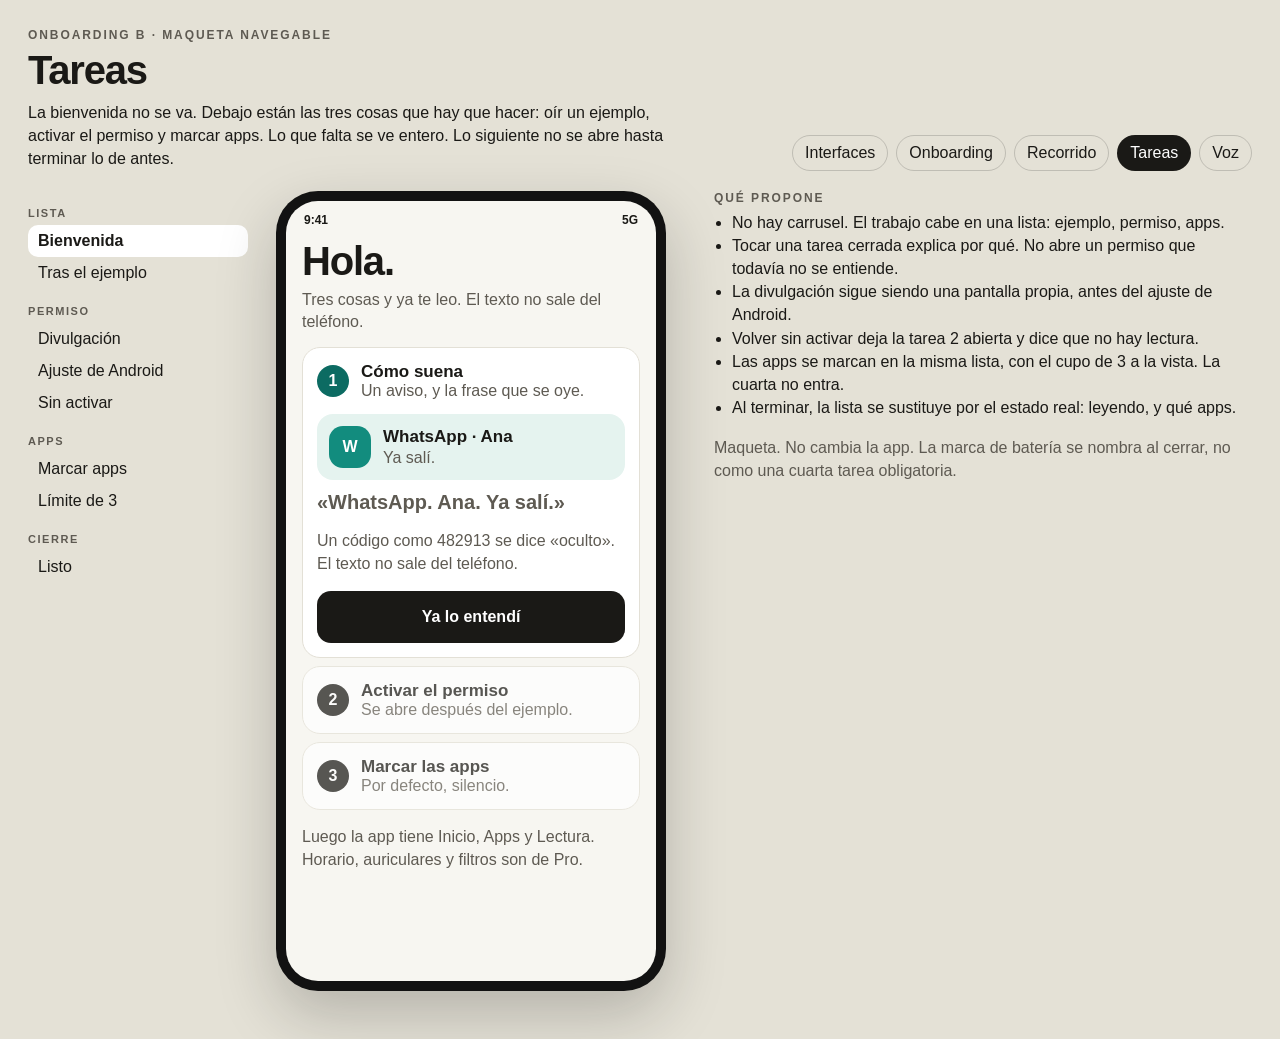
<file: design/ui/onboarding-tareas.html>
<!DOCTYPE html>
<html lang="es">
<head>
<meta charset="utf-8">
<meta name="viewport" content="width=device-width, initial-scale=1">
<title>TeLoLeo — Onboarding Tareas</title>
<style>
  :root {
    --studio: #E4E1D6;
    --ink: #1A1916;
    --muted: #5E5A52;
    --phone: #F7F6F1;
    --card: #FFFFFF;
    --line: #E3E0D6;
    --teal: #0C6B62;
    --soft: #E5F3EF;
  }
  * { box-sizing: border-box; }
  body { margin: 0; background: var(--studio); color: var(--ink); font-family: "Segoe UI", sans-serif; }
  button, input { font: inherit; }
  .top { display: flex; justify-content: space-between; gap: 24px; align-items: flex-end; padding: 28px 28px 8px; }
  .eyebrow { margin: 0 0 6px; letter-spacing: .16em; text-transform: uppercase; font-size: 12px; font-weight: 700; color: var(--muted); }
  h1 { margin: 0; font-size: 40px; font-weight: 650; letter-spacing: -.03em; }
  .lede { max-width: 42rem; margin: 8px 0 0; line-height: 1.45; }
  .siblings { display: flex; gap: 8px; flex-wrap: wrap; }
  .siblings a { color: inherit; text-decoration: none; border: 1px solid rgba(26,25,22,.18); border-radius: 999px; padding: 8px 12px; }
  .siblings a[aria-current="page"] { background: var(--ink); color: #fff; border-color: transparent; }
  .stage { display: grid; grid-template-columns: 220px 410px minmax(260px, 1fr); gap: 28px; align-items: start; padding: 12px 28px 48px; }
  .rail, .device { position: sticky; top: 12px; }
  .rail { max-height: calc(100vh - 24px); overflow: auto; }
  .rail h3 { margin: 16px 0 6px; font-size: 11px; letter-spacing: .14em; text-transform: uppercase; color: var(--muted); }
  .rail button { display: block; width: 100%; text-align: left; border: 0; background: transparent; border-radius: 10px; padding: 7px 10px; cursor: pointer; color: inherit; }
  .rail button.on { background: #fff; font-weight: 700; }
  .device { width: 390px; height: 800px; background: #121212; border-radius: 42px; padding: 10px; box-shadow: 0 24px 60px rgba(20, 20, 16, .22); }
  .screen { height: 100%; background: var(--phone); color: var(--ink); border-radius: 32px; overflow: hidden; position: relative; display: flex; flex-direction: column; }
  .statusbar { flex: none; display: flex; justify-content: space-between; padding: 12px 18px 0; font-size: 12px; font-weight: 700; }
  .viewport { flex: 1; min-height: 0; overflow: auto; padding: 8px 16px 24px; }
  .viewport.hasdock { padding-bottom: 120px; }
  .screen button, .screen input { font: inherit; color: inherit; }
  .back { border: 0; background: transparent; color: var(--teal); font-weight: 700; padding: 0 0 8px; cursor: pointer; }
  .viewport h2 { font-size: 40px; line-height: 1; letter-spacing: -.03em; margin: 6px 0 8px; }
  .sub, .fine { color: var(--muted); line-height: 1.4; }
  .sub { margin: 0 0 14px; font-size: 16px; }
  .tasks { list-style: none; padding: 0; margin: 0; display: flex; flex-direction: column; gap: 8px; }
  .task { background: var(--card); border: 1px solid var(--line); border-radius: 18px; overflow: hidden; }
  .task-h, .task > button { width: 100%; display: flex; gap: 12px; align-items: center; text-align: left; background: transparent; border: 0; padding: 14px; cursor: pointer; }
  .task-h { cursor: default; }
  .task b { width: 32px; height: 32px; border-radius: 50%; background: var(--ink); color: #fff; display: grid; place-items: center; flex: none; }
  .task.done > button b, .task.open b { background: var(--teal); }
  .task.wait { opacity: .72; }
  .task strong { display: block; font-size: 17px; color: var(--ink); }
  .task span, .task p { color: var(--muted); }
  .said { color: var(--ink); }
  .task.ready > button b { background: var(--ink); }
  .task-b { padding: 0 14px 14px; }
  .preview { display: flex; gap: 12px; align-items: center; background: var(--soft); border-radius: 16px; padding: 12px; }
  .preview p { margin: 2px 0 0; }
  .av { width: 42px; height: 42px; border-radius: 14px; display: grid; place-items: center; color: #fff; font-weight: 700; font-style: normal; flex: none; }
  .said { margin: 10px 0 0; font-size: 20px; font-weight: 700; line-height: 1.2; }
  .nudge { background: #F8E7D2; color: #6A3E12; border-radius: 14px; padding: 10px 12px; font-weight: 650; }
  .facts { list-style: none; padding: 0; margin: 8px 0 12px; }
  .facts li { background: var(--card); border: 1px solid var(--line); border-radius: 16px; padding: 12px 14px; margin-bottom: 8px; }
  .facts p { margin: 4px 0 0; }
  .search { display: flex; gap: 8px; background: var(--card); border: 1px solid var(--line); border-radius: 14px; padding: 4px 8px 4px 12px; margin: 8px 0; }
  .search input { flex: 1; border: 0; background: transparent; min-height: 42px; outline: none; }
  .search button { border: 0; background: transparent; color: var(--teal); font-weight: 700; cursor: pointer; }
  .group { margin: 12px 0 4px; font-size: 12px; letter-spacing: .12em; text-transform: uppercase; color: var(--muted); font-weight: 700; }
  .app { width: 100%; display: flex; align-items: center; gap: 10px; text-align: left; border: 0; background: var(--card); border-bottom: 1px solid var(--line); padding: 8px 2px; cursor: pointer; }
  .app .meta { flex: 1; }
  .tick { width: 46px; height: 28px; border-radius: 99px; background: #D9D5CC; position: relative; flex: none; }
  .tick::after { content: ""; position: absolute; top: 3px; left: 3px; width: 22px; height: 22px; border-radius: 50%; background: #fff; transition: transform .15s; }
  .app.on .tick { background: var(--teal); }
  .app.on .tick::after { transform: translateX(18px); }
  .empty { color: var(--muted); }
  .mini { border: 0; background: transparent; color: var(--teal); font-weight: 700; padding: 8px 0 0; cursor: pointer; }
  .dock { position: absolute; left: 0; right: 0; bottom: 0; z-index: 4; padding: 22px 16px 16px; background: linear-gradient(transparent, var(--phone) 28%); }
  .screen .btn { width: 100%; border: 0; background: var(--ink); color: #fff; min-height: 52px; border-radius: 14px; font-size: 16px; font-weight: 700; cursor: pointer; }
  .screen .btn.ghost { background: transparent; color: var(--ink); box-shadow: inset 0 0 0 1.5px var(--ink); margin-top: 8px; }
  .screen .btn:disabled { opacity: .4; }
  .screen .texty { width: 100%; border: 0; background: transparent; color: var(--teal); font-weight: 700; min-height: 40px; cursor: pointer; }
  .count { text-align: center; color: var(--muted); font-size: 13px; margin: 0 0 6px; }
  .card { background: var(--card); border: 1px solid var(--line); border-radius: 18px; padding: 14px; margin: 10px 0; }
  .card p { margin: 4px 0 0; color: var(--muted); }
  .scrim { position: absolute; inset: 0; z-index: 30; background: rgba(26, 25, 22, .48); display: flex; align-items: flex-end; }
  .sheet { width: 100%; background: #fff; border-radius: 24px 24px 32px 32px; padding: 20px 16px 22px; }
  .sheet h3 { margin: 0 0 8px; font-size: 24px; letter-spacing: -.02em; }
  .sheet ul { margin: 8px 0 12px; padding-left: 18px; }
  aside ul { margin: 0 0 18px; padding-left: 18px; line-height: 1.45; }
  button:focus-visible, a:focus-visible { outline: 2px solid var(--teal); outline-offset: 2px; }
  @media (max-width: 1100px) {
    .stage { grid-template-columns: 1fr; }
    .rail, .device { position: relative; top: 0; }
    .device { margin: 0 auto; }
  }
  @media (prefers-reduced-motion: reduce) { * { transition: none !important; } }
</style>
<link rel="stylesheet" href="onboarding.css">
</head>
<body>
<header class="top">
  <div>
    <p class="eyebrow">Onboarding B · maqueta navegable</p>
    <h1>Tareas</h1>
    <p class="lede">La bienvenida no se va. Debajo están las tres cosas que hay que hacer: oír un ejemplo, activar el permiso y marcar apps. Lo que falta se ve entero. Lo siguiente no se abre hasta terminar lo de antes.</p>
  </div>
  <nav class="siblings">
    <a href="index.html">Interfaces</a>
    <a href="onboarding.html">Onboarding</a>
    <a href="onboarding-recorrido.html">Recorrido</a>
    <a href="onboarding-tareas.html" aria-current="page">Tareas</a>
    <a href="onboarding-voz.html">Voz</a>
  </nav>
</header>
<div class="stage">
  <nav class="rail" id="rail" aria-label="Pasos"></nav>
  <div class="device"><div class="screen" id="screen"></div></div>
  <aside>
    <p class="eyebrow">Qué propone</p>
    <ul>
      <li>No hay carrusel. El trabajo cabe en una lista: ejemplo, permiso, apps.</li>
      <li>Tocar una tarea cerrada explica por qué. No abre un permiso que todavía no se entiende.</li>
      <li>La divulgación sigue siendo una pantalla propia, antes del ajuste de Android.</li>
      <li>Volver sin activar deja la tarea 2 abierta y dice que no hay lectura.</li>
      <li>Las apps se marcan en la misma lista, con el cupo de 3 a la vista. La cuarta no entra.</li>
      <li>Al terminar, la lista se sustituye por el estado real: leyendo, y qué apps.</li>
    </ul>
    <p class="fine">Maqueta. No cambia la app. La marca de batería se nombra al cerrar, no como una cuarta tarea obligatoria.</p>
  </aside>
</div>
<script src="onboarding.js"></script>
<script>
(function () {
  "use strict";
  var O = window.Onboarding;
  var RAIL = [
    { group: "Lista", id: "hola", label: "Bienvenida" },
    { group: "Lista", id: "tras-ejemplo", label: "Tras el ejemplo" },
    { group: "Permiso", id: "permiso", label: "Divulgación" },
    { group: "Permiso", id: "sistema", label: "Ajuste de Android" },
    { group: "Permiso", id: "sin-permiso", label: "Sin activar" },
    { group: "Apps", id: "apps", label: "Marcar apps" },
    { group: "Apps", id: "limite", label: "Límite de 3" },
    { group: "Cierre", id: "listo", label: "Listo" }
  ];
  var PRESETS = {
    hola: { step: "home", focus: "hear" },
    "tras-ejemplo": { step: "home", heard: true, focus: "permit" },
    permiso: { step: "ask", heard: true, focus: "permit" },
    sistema: { step: "sistema", heard: true, focus: "permit" },
    "sin-permiso": { step: "home", heard: true, focus: "permit", nudge: "Volviste sin activar. Sin el permiso no hay lectura." },
    apps: { step: "home", heard: true, listener: true, focus: "apps" },
    limite: { step: "home", heard: true, listener: true, focus: "apps", selected: ["wa", "tg", "gm"], limit: true, blocked: "Signal" },
    listo: { step: "done", heard: true, listener: true, focus: "apps", selected: ["wa", "tg", "gm"] }
  };
  var state = blank();

  function blank() {
    return { step: "home", heard: false, listener: false, focus: "hear", selected: [], query: "", dialog: false, limit: false, pro: false, blocked: "", hint: "", nudge: "", rail: "hola" };
  }
  function carry(over) {
    return Object.assign({
      selected: state.selected.slice(),
      listener: state.listener,
      heard: state.heard,
      focus: state.focus,
      nudge: "",
      query: ""
    }, over || {});
  }
  function go(id, extra, mode) {
    if (!PRESETS[id]) return;
    state = Object.assign(blank(), PRESETS[id], extra || {});
    state.selected = (state.selected || []).slice();
    state.rail = id;
    var url = "#" + id;
    if (location.hash !== url) {
      if (mode === "replace") history.replaceState({ id: id }, "", url);
      else history.pushState({ id: id }, "", url);
    }
    render();
  }
  function toggle(id) {
    var at = state.selected.indexOf(id);
    if (at >= 0) {
      state.selected.splice(at, 1);
      state.limit = false;
    } else if (state.selected.length >= 3) {
      state.blocked = O.byId(id).name;
      state.limit = true;
      state.pro = false;
    } else {
      state.selected.push(id);
      state.limit = false;
    }
    render();
  }
  function locked(which) {
    if (which === "permit") return !state.heard;
    if (which === "apps") return !state.listener;
    return false;
  }
  function taskButton(which, num, title, detail, mode) {
    var cls = mode === "locked" ? "wait" : mode === "done" ? "done" : "ready";
    return '<li class="task ' + cls + '"><button type="button" data-act="task" data-id="' + which + '"><b>' +
      (mode === "done" ? "✓" : num) + "</b><span><strong>" + title + "</strong><span>" + detail + "</span></span></button></li>";
  }
  function hearBody() {
    var line = O.phrase("wa");
    return '<div class="preview"><i class="av" style="background:#128C7E">W</i><div><strong>WhatsApp · ' + O.esc(line.who) + "</strong><p>" + O.esc(line.text) + "</p></div></div>" +
      '<p class="said">«' + O.esc(line.spoken) + "»</p>" +
      '<p class="fine">Un código como 482913 se dice «oculto». El texto no sale del teléfono.</p>' +
      (state.heard ? '<button type="button" class="mini" data-act="close-task">Cerrar</button>' : '<button type="button" class="btn" data-act="heard">Ya lo entendí</button>');
  }
  function permitBody() {
    if (state.listener) {
      return "<p>El acceso ya está activo. Solo se leen las apps que marques.</p>" +
        '<button type="button" class="mini" data-act="close-task">Cerrar</button>';
    }
    return "<p>Android lo llama acceso a las notificaciones. Sin eso, no llego a leer nada.</p>" +
      '<button type="button" class="btn" data-act="open-ask">Activar lectura</button>';
  }
  function appsBody() {
    return "<p>Por defecto, silencio. Gratis: 3 apps, sin límite de lecturas.</p>" +
      '<div class="search"><input id="q" type="search" placeholder="Buscar app" value="' + O.esc(state.query) + '" autocomplete="off" aria-label="Buscar app">' +
      (state.query ? '<button type="button" data-act="clear">Borrar</button>' : "") + "</div>" +
      '<div id="applist">' + O.rows(state.selected, state.query) + "</div>";
  }
  function openTask(which, num, title, detail, inner) {
    return '<li class="task open"><div class="task-h"><b>' + num + "</b><span><strong>" + title + "</strong><span>" + detail + "</span></span></div><div class=\"task-b\">" + inner + "</div></li>";
  }
  function checklist() {
    var hear = state.focus === "hear"
      ? openTask("hear", "1", "Cómo suena", "Un aviso, y la frase que se oye.", hearBody())
      : taskButton("hear", "1", "Cómo suena", state.heard ? "Ya viste el ejemplo." : "Un aviso, y la frase que se oye.", state.heard ? "done" : "locked");
    var permit = state.focus === "permit" && state.heard
      ? openTask("permit", "2", "Activar el permiso", "Android tiene que permitirlo.", permitBody())
      : taskButton("permit", "2", "Activar el permiso", state.listener ? "Lectura activa." : "Se abre después del ejemplo.", state.listener ? "done" : (state.heard ? "ready" : "locked"));
    var apps = state.focus === "apps" && state.listener
      ? openTask("apps", "3", "Marcar las apps", "Lo que quieres oír.", appsBody())
      : taskButton("apps", "3", "Marcar las apps", state.listener ? "Toca para marcar." : "Por defecto, silencio.", state.listener ? "ready" : "locked");
    return "<h2>Hola.</h2><p class=\"sub\">Tres cosas y ya te leo. El texto no sale del teléfono.</p>" +
      (state.nudge ? '<p class="nudge" role="status">' + O.esc(state.nudge) + "</p>" : "") +
      '<ol class="tasks">' + hear + permit + apps + "</ol>" +
      '<p class="fine">Luego la app tiene Inicio, Apps y Lectura. Horario, auriculares y filtros son de Pro.</p>';
  }
  function ask() {
    return '<button type="button" class="back" data-act="back-list">Atrás</button>' +
      '<p class="eyebrow">2 de 3</p><h2>Hace falta un permiso.</h2>' +
      '<p class="sub">TeLoLeo leerá notificaciones en voz alta.</p>' +
      '<ul class="facts">' +
      "<li><strong>Qué se lee</strong><p>El título y el texto de las apps que marques, con la voz del teléfono.</p></li>" +
      "<li><strong>Dónde</strong><p>En este teléfono. El texto no se envía, no se guarda y no se vende.</p></li>" +
      "<li><strong>Cómo se apaga</strong><p>Quitando apps, o desactivando TeLoLeo en el acceso a notificaciones.</p></li>" +
      "<li><strong>Códigos</strong><p>Un código de un solo uso se dice «oculto», salvo que lo cambies.</p></li>" +
      "</ul>" +
      '<p class="fine">El siguiente paso es el ajuste de Android, no una pantalla de TeLoLeo.</p>';
  }
  function done() {
    var names = O.listNames(state.selected);
    var line = state.selected[0] ? O.phrase(state.selected[0]) : null;
    return "<h2>Ya te leo.</h2>" +
      '<p class="sub">' + (names ? "Solo " + O.esc(names) + "." : "Sin apps marcadas, sigo en silencio.") + "</p>" +
      (line ? '<div class="card"><strong>Así sonaría</strong><p>' + O.esc(line.spoken) + "</p></div>" : "") +
      '<div class="card"><strong>' + (state.listener ? "La lectura está activa." : "Falta el permiso.") + "</strong><p>" +
      (state.listener ? "Para apagarla, desactiva TeLoLeo en el acceso a notificaciones." : "Las apps quedan guardadas hasta que lo actives.") + "</p></div>" +
      '<p class="fine">Si el teléfono duerme las apps, la lectura se corta. En Inicio está la guía según la marca.</p>' +
      '<button type="button" class="texty" data-act="back-apps">Cambiar apps</button>';
  }
  function foot() {
    if (state.step === "ask") {
      return '<div class="dock"><button type="button" class="btn" data-act="open-system">Entendido, abrir ajustes</button>' +
        '<button type="button" class="texty" data-act="back-list">Ahora no</button></div>';
    }
    if (state.step === "home" && state.focus === "apps" && state.listener) {
      var ready = state.selected.length > 0;
      return '<div class="dock"><p class="count" id="count">Marcadas: ' + state.selected.length + " de 3.</p>" +
        '<button type="button" class="btn" data-act="finish"' + (ready ? "" : " disabled") + ">" +
        (ready ? "Empezar a leer" : "Marca al menos una") + "</button></div>";
    }
    return "";
  }
  function frame(body, footHtml) {
    return '<div class="statusbar"><span>9:41</span><span>5G</span></div><div class="viewport' + (footHtml ? " hasdock" : "") + '">' + body + "</div>" + (footHtml || "");
  }
  function view() {
    if (state.step === "sistema") return O.system({ dialog: state.dialog, hint: state.hint });
    var inner = state.step === "ask" ? ask() : state.step === "done" ? done() : checklist();
    return frame(inner, foot()) + (state.limit ? O.limit(state.blocked, state.pro) : "");
  }
  function paintRail() {
    var html = "";
    var last = "";
    RAIL.forEach(function (item) {
      if (item.group !== last) { html += "<h3>" + item.group + "</h3>"; last = item.group; }
      var on = item.id === state.rail;
      html += '<button type="button" data-rail="' + item.id + '"' + (on ? ' class="on" aria-current="true"' : "") + ">" + item.label + "</button>";
    });
    document.getElementById("rail").innerHTML = html;
  }
  var prev = "";
  function render() {
    var keep = prev === state.step + state.focus;
    var sc = document.querySelector(".viewport");
    var top = keep && sc ? sc.scrollTop : 0;
    document.getElementById("screen").innerHTML = view();
    prev = state.step + state.focus;
    var next = document.querySelector(".viewport");
    if (keep && next) next.scrollTop = top;
    paintRail();
  }
  function furthest() {
    if (!state.heard) return "hear";
    if (!state.listener) return "permit";
    return "apps";
  }
  document.getElementById("rail").addEventListener("click", function (e) {
    var btn = e.target.closest("[data-rail]");
    if (btn) go(btn.getAttribute("data-rail"));
  });
  document.getElementById("screen").addEventListener("input", function (e) {
    if (e.target.id !== "q") return;
    state.query = e.target.value;
    var list = document.getElementById("applist");
    if (list) list.innerHTML = O.rows(state.selected, state.query);
    var count = document.getElementById("count");
    if (count) count.textContent = "Marcadas: " + state.selected.length + " de 3.";
  });
  document.getElementById("screen").addEventListener("click", function (e) {
    var el = e.target.closest("[data-act]");
    if (!el) return;
    var act = el.getAttribute("data-act");
    var id = el.getAttribute("data-id");
    if (act === "app") { toggle(id); return; }
    if (act === "clear") { state.query = ""; render(); return; }
    if (act === "limit-close") { state.limit = false; state.pro = false; render(); return; }
    if (act === "limit-pro") { state.pro = true; render(); return; }
    if (act === "switch") { state.dialog = true; state.hint = ""; render(); return; }
    if (act === "deny") { state.dialog = false; state.hint = "No se concedió. Sin este permiso, TeLoLeo no lee nada."; render(); return; }
    if (act === "allow") { go("apps", carry({ listener: true, focus: "apps", nudge: "" }), "replace"); return; }
    if (act === "system-back") { go("sin-permiso", carry({ listener: false, focus: "permit" })); return; }
    if (act === "task") {
      if (locked(id)) {
        state.nudge = !state.heard
          ? "Primero mira cómo suena un aviso."
          : "Primero activa el permiso. Si no, las apps quedan en silencio.";
        render();
        return;
      }
      state.nudge = "";
      state.focus = id;
      render();
      return;
    }
    if (act === "heard") { go("tras-ejemplo", carry({ heard: true, focus: "permit" })); return; }
    if (act === "close-task") { state.focus = furthest(); state.nudge = ""; render(); return; }
    if (act === "open-ask") { go("permiso", carry({ heard: true, focus: "permit" })); return; }
    if (act === "open-system") { go("sistema", carry({ heard: true })); return; }
    if (act === "back-list") { go(state.heard ? "tras-ejemplo" : "hola", carry({ focus: state.listener ? "apps" : "permit" })); return; }
    if (act === "finish") { if (state.selected.length) go("listo", carry({ listener: true })); return; }
    if (act === "back-apps") { go("apps", carry({ listener: true, focus: "apps" })); }
  });
  window.addEventListener("popstate", function () {
    var id = (location.hash || "#hola").slice(1);
    if (PRESETS[id]) go(id, null, "replace");
  });
  var start = (location.hash || "#hola").slice(1);
  go(PRESETS[start] ? start : "hola", null, "replace");
})();
</script>
</body>
</html>
</file>
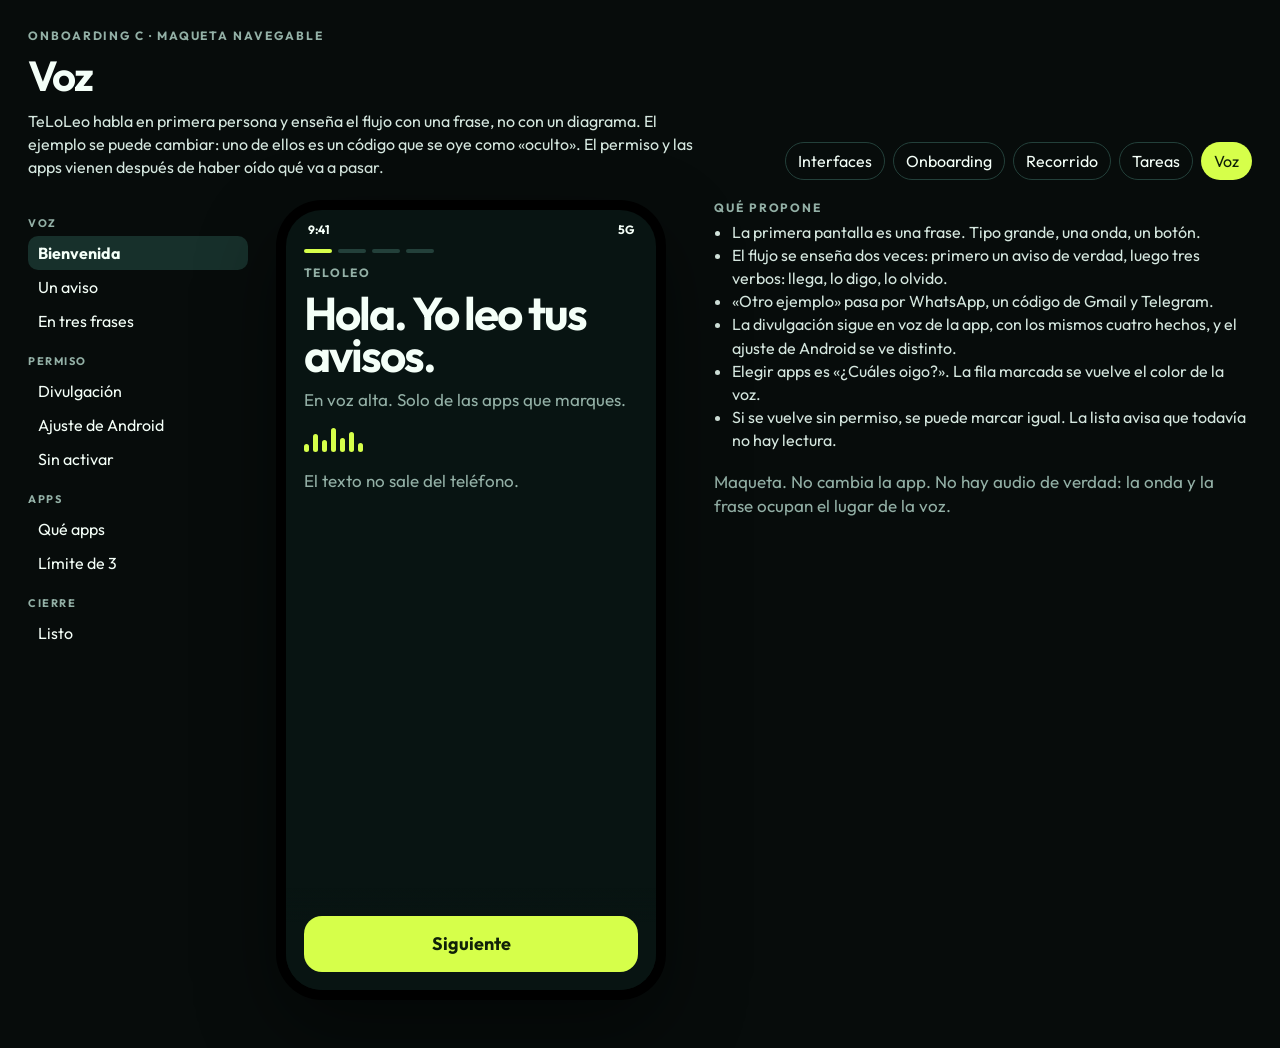
<file: design/ui/onboarding-voz.html>
<!DOCTYPE html>
<html lang="es">
<head>
<meta charset="utf-8">
<meta name="viewport" content="width=device-width, initial-scale=1">
<title>TeLoLeo — Onboarding Voz</title>
<link rel="preconnect" href="https://fonts.googleapis.com">
<link rel="preconnect" href="https://fonts.gstatic.com" crossorigin>
<link href="https://fonts.googleapis.com/css2?family=Outfit:wght@400;500;600;700&display=swap" rel="stylesheet">
<style>
  :root {
    --studio: #070C0B;
    --ink: #F4FFF8;
    --muted: #93B0A6;
    --phone: #081412;
    --card: #122420;
    --line: #1D3330;
    --accent: #D6FF4A;
    --ink-2: #102108;
  }
  * { box-sizing: border-box; }
  body { margin: 0; background: var(--studio); color: var(--ink); font-family: Outfit, "Segoe UI", sans-serif; }
  button, input { font: inherit; }
  .top { display: flex; justify-content: space-between; gap: 24px; align-items: flex-end; padding: 28px 28px 8px; }
  .eyebrow { margin: 0 0 6px; letter-spacing: .16em; text-transform: uppercase; font-size: 12px; font-weight: 700; color: var(--muted); }
  h1 { margin: 0; font-size: 42px; font-weight: 650; letter-spacing: -.04em; }
  .lede { max-width: 42rem; margin: 8px 0 0; line-height: 1.45; color: #D5E7DF; }
  .siblings { display: flex; gap: 8px; flex-wrap: wrap; }
  .siblings a { color: var(--ink); text-decoration: none; border: 1px solid #23403A; border-radius: 999px; padding: 8px 12px; }
  .siblings a[aria-current="page"] { background: var(--accent); color: var(--ink-2); border-color: transparent; }
  .stage { display: grid; grid-template-columns: 220px 410px minmax(260px, 1fr); gap: 28px; align-items: start; padding: 12px 28px 48px; }
  .rail, .device { position: sticky; top: 12px; }
  .rail { max-height: calc(100vh - 24px); overflow: auto; }
  .rail h3 { margin: 16px 0 6px; font-size: 11px; letter-spacing: .14em; text-transform: uppercase; color: var(--muted); }
  .rail button { display: block; width: 100%; text-align: left; border: 0; background: transparent; color: var(--ink); border-radius: 10px; padding: 7px 10px; cursor: pointer; }
  .rail button.on { background: #17302B; font-weight: 700; }
  .device { width: 390px; height: 800px; background: #000; border-radius: 46px; padding: 10px; box-shadow: 0 30px 80px rgba(0, 0, 0, .45); }
  .screen { height: 100%; background: var(--phone); color: var(--ink); border-radius: 36px; overflow: hidden; position: relative; display: flex; flex-direction: column; }
  .statusbar { flex: none; display: flex; justify-content: space-between; padding: 12px 22px 0; font-size: 12px; font-weight: 700; }
  .viewport { flex: 1; min-height: 0; overflow: auto; padding: 8px 18px 28px; }
  .viewport.hasdock { padding-bottom: 132px; }
  .screen button, .screen input { font: inherit; color: inherit; }
  .back { border: 0; background: transparent; color: var(--accent); font-weight: 700; padding: 0 0 8px; cursor: pointer; }
  .dots { display: flex; gap: 6px; margin: 4px 0 12px; }
  .dots i { width: 28px; height: 4px; border-radius: 99px; background: #23403A; display: block; }
  .dots i.on { background: var(--accent); }
  .viewport h2 { font-size: 46px; line-height: .92; letter-spacing: -.045em; font-weight: 650; margin: 8px 0 12px; }
  .sub, .fine { color: var(--muted); line-height: 1.4; font-size: 17px; }
  .sub { margin: 0 0 12px; }
  .kicker { color: var(--muted); font-size: 12px; letter-spacing: .12em; text-transform: uppercase; font-weight: 700; }
  .wave { display: flex; align-items: flex-end; gap: 4px; height: 28px; margin: 12px 0; }
  .wave i { width: 5px; border-radius: 4px; background: var(--accent); display: block; }
  .wave i:nth-child(1) { height: 8px; } .wave i:nth-child(2) { height: 18px; }
  .wave i:nth-child(3) { height: 12px; } .wave i:nth-child(4) { height: 24px; }
  .wave i:nth-child(5) { height: 14px; } .wave i:nth-child(6) { height: 20px; }
  .wave i:nth-child(7) { height: 9px; }
  .wave.on i { animation: hop 1s ease-in-out infinite; }
  .wave i:nth-child(2) { animation-delay: .1s; } .wave i:nth-child(4) { animation-delay: .05s; }
  .wave i:nth-child(6) { animation-delay: .18s; }
  @keyframes hop { 50% { height: 28px; } }
  .bubble { background: var(--card); border-radius: 24px; padding: 16px; margin: 8px 0 14px; }
  .bubble strong { display: block; font-size: 18px; }
  .bubble p { margin: 6px 0 0; font-size: 22px; font-weight: 650; line-height: 1.15; }
  .lines { list-style: none; padding: 0; margin: 0; }
  .lines li { margin: 0 0 16px; }
  .lines h2 { margin-bottom: 4px; }
  .lines p { margin: 0; }
  .facts { list-style: none; padding: 0; margin: 0 0 12px; }
  .facts li { background: var(--card); border-radius: 18px; padding: 12px 14px; margin-bottom: 8px; line-height: 1.35; }
  .banner { width: 100%; text-align: left; border: 0; background: #2A2210; color: var(--accent); border-radius: 16px; padding: 12px 14px; font-weight: 700; cursor: pointer; margin-bottom: 10px; }
  .search { display: flex; gap: 8px; background: var(--card); border-radius: 18px; padding: 4px 8px 4px 14px; margin: 8px 0 12px; }
  .search input { flex: 1; border: 0; background: transparent; color: var(--ink); min-height: 46px; outline: none; font-size: 17px; }
  .search button { border: 0; background: transparent; color: var(--accent); font-weight: 700; cursor: pointer; }
  .group { margin: 14px 0 6px; font-size: 12px; letter-spacing: .12em; text-transform: uppercase; color: var(--muted); font-weight: 700; }
  .app { width: 100%; min-height: 68px; display: flex; align-items: center; gap: 12px; text-align: left; border: 0; background: var(--card); color: var(--ink); border-radius: 20px; padding: 10px 12px; margin-bottom: 8px; cursor: pointer; }
  .app.on { background: var(--accent); color: var(--ink-2); }
  .app .meta { flex: 1; }
  .app strong { font-size: 18px; }
  .av { width: 44px; height: 44px; border-radius: 14px; display: grid; place-items: center; color: #fff; font-weight: 700; font-style: normal; flex: none; }
  .tick { width: 28px; height: 28px; border-radius: 50%; box-shadow: inset 0 0 0 2px #34564C; flex: none; }
  .app.on .tick { background: var(--ink-2); box-shadow: none; }
  .app.on .tick::after { content: ""; display: block; width: 8px; height: 14px; border: solid var(--accent); border-width: 0 3px 3px 0; transform: rotate(45deg); margin: 4px auto 0; }
  .empty { color: var(--muted); }
  .dock { position: absolute; left: 0; right: 0; bottom: 0; z-index: 4; display: flex; flex-direction: column; gap: 2px; padding: 28px 18px 18px; background: linear-gradient(transparent, var(--phone) 34%); }
  .screen .btn { width: 100%; border: 0; background: var(--accent); color: var(--ink-2); min-height: 56px; border-radius: 18px; font-size: 18px; font-weight: 700; cursor: pointer; }
  .screen .btn.ghost { background: transparent; color: var(--accent); box-shadow: inset 0 0 0 1.5px #34564C; margin-top: 8px; }
  .screen .btn:disabled { opacity: .4; }
  .screen .texty { border: 0; background: transparent; color: var(--accent); font-weight: 700; min-height: 44px; cursor: pointer; }
  .count { text-align: center; color: var(--muted); margin: 0 0 4px; }
  .scrim { position: absolute; inset: 0; z-index: 30; background: rgba(0, 0, 0, .62); display: flex; align-items: flex-end; }
  .sheet { width: 100%; background: #122420; color: var(--ink); border-radius: 28px 28px 36px 36px; padding: 22px 18px 24px; }
  .sheet h3 { font-size: 30px; line-height: 1; margin: 0 0 8px; letter-spacing: -.03em; }
  .sheet p, .sheet li { line-height: 1.4; color: #D5E7DF; }
  .sheet strong { color: var(--ink); }
  .sheet ul { margin: 8px 0 12px; padding-left: 18px; }
  aside ul { margin: 0 0 18px; padding-left: 18px; line-height: 1.45; color: #D5E7DF; }
  button:focus-visible, a:focus-visible { outline: 2px solid var(--accent); outline-offset: 2px; }
  @media (max-width: 1100px) {
    .stage { grid-template-columns: 1fr; }
    .rail, .device { position: relative; top: 0; }
    .device { margin: 0 auto; }
  }
  @media (prefers-reduced-motion: reduce) { * { animation: none !important; transition: none !important; } }
</style>
<link rel="stylesheet" href="onboarding.css">
</head>
<body>
<header class="top">
  <div>
    <p class="eyebrow">Onboarding C · maqueta navegable</p>
    <h1>Voz</h1>
    <p class="lede">TeLoLeo habla en primera persona y enseña el flujo con una frase, no con un diagrama. El ejemplo se puede cambiar: uno de ellos es un código que se oye como «oculto». El permiso y las apps vienen después de haber oído qué va a pasar.</p>
  </div>
  <nav class="siblings">
    <a href="index.html">Interfaces</a>
    <a href="onboarding.html">Onboarding</a>
    <a href="onboarding-recorrido.html">Recorrido</a>
    <a href="onboarding-tareas.html">Tareas</a>
    <a href="onboarding-voz.html" aria-current="page">Voz</a>
  </nav>
</header>
<div class="stage">
  <nav class="rail" id="rail" aria-label="Pasos"></nav>
  <div class="device"><div class="screen" id="screen"></div></div>
  <aside>
    <p class="eyebrow">Qué propone</p>
    <ul>
      <li>La primera pantalla es una frase. Tipo grande, una onda, un botón.</li>
      <li>El flujo se enseña dos veces: primero un aviso de verdad, luego tres verbos: llega, lo digo, lo olvido.</li>
      <li>«Otro ejemplo» pasa por WhatsApp, un código de Gmail y Telegram.</li>
      <li>La divulgación sigue en voz de la app, con los mismos cuatro hechos, y el ajuste de Android se ve distinto.</li>
      <li>Elegir apps es «¿Cuáles oigo?». La fila marcada se vuelve el color de la voz.</li>
      <li>Si se vuelve sin permiso, se puede marcar igual. La lista avisa que todavía no hay lectura.</li>
    </ul>
    <p class="fine">Maqueta. No cambia la app. No hay audio de verdad: la onda y la frase ocupan el lugar de la voz.</p>
  </aside>
</div>
<script src="onboarding.js"></script>
<script>
(function () {
  "use strict";
  var O = window.Onboarding;
  var RAIL = [
    { group: "Voz", id: "hola", label: "Bienvenida" },
    { group: "Voz", id: "ejemplo", label: "Un aviso" },
    { group: "Voz", id: "flujo", label: "En tres frases" },
    { group: "Permiso", id: "permiso", label: "Divulgación" },
    { group: "Permiso", id: "sistema", label: "Ajuste de Android" },
    { group: "Permiso", id: "sin-permiso", label: "Sin activar" },
    { group: "Apps", id: "apps", label: "Qué apps" },
    { group: "Apps", id: "limite", label: "Límite de 3" },
    { group: "Cierre", id: "listo", label: "Listo" }
  ];
  var PRESETS = {
    hola: { step: "hola" },
    ejemplo: { step: "ejemplo", sample: 0 },
    flujo: { step: "flujo" },
    permiso: { step: "permiso" },
    sistema: { step: "sistema" },
    "sin-permiso": { step: "sin-permiso" },
    apps: { step: "apps", listener: true },
    limite: { step: "apps", listener: true, selected: ["wa", "tg", "gm"], limit: true, blocked: "Signal" },
    listo: { step: "listo", listener: true, selected: ["wa", "tg"] }
  };
  var state = blank();

  function blank() {
    return { step: "hola", listener: false, selected: [], query: "", dialog: false, limit: false, pro: false, blocked: "", hint: "", sample: 0, just: false, rail: "hola" };
  }
  function carry(over) {
    return Object.assign({ selected: state.selected.slice(), listener: state.listener, sample: state.sample, query: "" }, over || {});
  }
  function go(id, extra, mode) {
    if (!PRESETS[id]) return;
    state = Object.assign(blank(), PRESETS[id], extra || {});
    state.selected = (state.selected || []).slice();
    state.rail = id;
    var url = "#" + id;
    if (location.hash !== url) {
      if (mode === "replace") history.replaceState({ id: id }, "", url);
      else history.pushState({ id: id }, "", url);
    }
    render();
  }
  function toggle(id) {
    var at = state.selected.indexOf(id);
    if (at >= 0) {
      state.selected.splice(at, 1);
      state.limit = false;
    } else if (state.selected.length >= 3) {
      state.blocked = O.byId(id).name;
      state.limit = true;
      state.pro = false;
    } else {
      state.selected.push(id);
      state.limit = false;
    }
    render();
  }
  function backTo() {
    if (state.step === "ejemplo") return "hola";
    if (state.step === "flujo") return "ejemplo";
    if (state.step === "permiso") return "flujo";
    if (state.step === "sin-permiso") return "permiso";
    if (state.step === "apps") return state.listener ? "permiso" : "sin-permiso";
    if (state.step === "listo") return "apps";
    return "";
  }
  function dots(n) {
    var html = '<div class="dots" aria-hidden="true">';
    for (var i = 1; i <= 4; i++) html += "<i" + (i <= n ? ' class="on"' : "") + "></i>";
    return html + "</div>";
  }
  function backBtn() {
    return state.step === "hola" || state.step === "sistema" ? "" : '<button type="button" class="back" data-act="back">Atrás</button>';
  }
  function wave() {
    return '<div class="wave on" aria-hidden="true"><i></i><i></i><i></i><i></i><i></i><i></i><i></i></div>';
  }
  function dock(act, label, altAct, altLabel, disabled) {
    return '<div class="dock"><button type="button" class="btn" data-act="' + act + '"' + (disabled ? " disabled" : "") + ">" + label + "</button>" +
      (altAct ? '<button type="button" class="texty" data-act="' + altAct + '">' + altLabel + "</button>" : "") + "</div>";
  }
  function frame(body, foot) {
    return '<div class="statusbar"><span>9:41</span><span>5G</span></div><div class="viewport' + (foot ? " hasdock" : "") + '">' + body + "</div>" + (foot || "");
  }
  function body() {
    var back = backBtn();
    if (state.step === "hola") {
      return dots(1) + '<p class="kicker">TeLoLeo</p><h2>Hola. Yo leo tus avisos.</h2>' +
        '<p class="sub">En voz alta. Solo de las apps que marques.</p>' + wave() +
        '<p class="fine">El texto no sale del teléfono.</p>';
    }
    if (state.step === "ejemplo") {
      var sample = O.sampleAt(state.sample);
      return back + dots(2) + '<p class="kicker">Por ejemplo</p>' +
        '<div class="bubble"><strong>' + O.esc(sample.kicker) + "</strong><p>" + O.esc(sample.line.text) + "</p></div>" +
        '<p class="kicker">Así sonaría</p><h2>' + O.esc(sample.line.spoken) + "</h2>" + wave() +
        (sample.line.hidden ? '<p class="fine">El código no se dice. Se oye «oculto».</p>' : '<p class="fine">Aplicación, quién escribe y el texto.</p>');
    }
    if (state.step === "flujo") {
      return back + dots(2) + '<ul class="lines">' +
        "<li><h2>Llega.</h2><p class=\"sub\">Un aviso de una app que marcaste. El resto ni lo miro.</p></li>" +
        "<li><h2>Lo digo.</h2><p class=\"sub\">Con la voz de este teléfono. Desde Inicio puedes callarme dos minutos.</p></li>" +
        "<li><h2>Lo olvido.</h2><p class=\"sub\">No se guarda y no sale de aquí. Inicio, Apps y Lectura: eso es la app. Lo demás es Pro.</p></li>" +
        "</ul>";
    }
    if (state.step === "permiso") {
      return back + dots(3) + "<h2>Para decirte los avisos, Android tiene que dejarme verlos.</h2>" +
        '<ul class="facts">' +
        "<li>Solo hablo de las apps que marques.</li>" +
        "<li>El texto no se envía, no se guarda y no se vende.</li>" +
        "<li>Me apagas en ese ajuste, o quitándome apps.</li>" +
        "<li>Un código de un solo uso lo digo como «oculto», salvo que lo cambies.</li>" +
        "</ul>" +
        '<p class="fine">El siguiente paso es el ajuste de Android, no una pantalla mía.</p>';
    }
    if (state.step === "sin-permiso") {
      return back + dots(3) + "<h2>Sigo en silencio.</h2>" +
        '<p class="sub">Sin el acceso no oigo nada. Actívalo ahora, o marca apps y las guardo hasta que lo hagas.</p>';
    }
    if (state.step === "apps") {
      return back + dots(4) +
        (state.listener ? "" : '<button type="button" class="banner" data-act="to-permiso">Aún no te puedo leer. Activar el permiso.</button>') +
        "<h2>" + (state.just ? "Ya puedo oír." : "¿Cuáles oigo?") + "</h2>" +
        '<p class="sub">Por defecto, silencio. En la versión gratis, tres.</p>' +
        '<div class="search"><input id="q" type="search" placeholder="Buscar app" value="' + O.esc(state.query) + '" autocomplete="off" aria-label="Buscar app">' +
        (state.query ? '<button type="button" data-act="clear">Borrar</button>' : "") + "</div>" +
        '<div id="applist">' + O.rows(state.selected, state.query) + "</div>";
    }
    var first = state.selected[0];
    var line = first ? O.phrase(first) : null;
    var rest = O.listNames(state.selected.slice(1));
    var closing = first
      ? "La próxima de " + O.byId(first).name + ", te la leo." + (rest ? " También " + rest + "." : "")
      : "";
    return '<p class="kicker">TeLoLeo</p><h2>Listo.</h2>' + wave() +
      (closing ? '<p class="sub">' + O.esc(closing) + "</p>" : '<p class="sub">No marcaste ninguna. Sigo en silencio.</p>') +
      (line ? '<div class="bubble"><strong>Así sonaría</strong><p>' + O.esc(line.spoken) + "</p></div>" : "") +
      (state.listener ? '<p class="fine">Me callas quitándome la app, o desactivándome en el acceso a notificaciones.</p>' : '<p class="fine">Falta el permiso. Hasta entonces no hablo.</p>');
  }
  function foot() {
    if (state.step === "hola") return dock("next", "Siguiente");
    if (state.step === "ejemplo") return dock("next", "Siguiente", "sample", "Otro ejemplo");
    if (state.step === "flujo") return dock("next", "Siguiente");
    if (state.step === "permiso") return dock("open-system", "Abrir el ajuste", "skip", "Ahora no");
    if (state.step === "sin-permiso") return dock("to-permiso", "Activar el permiso", "to-apps-silent", "Marcar apps igual");
    if (state.step === "apps") {
      var ready = state.selected.length > 0;
      return '<div class="dock"><p class="count" id="count">' + state.selected.length + " de 3</p>" +
        '<button type="button" class="btn" data-act="finish"' + (ready ? "" : " disabled") + ">" +
        (ready ? "Estas" : "Marca al menos una") + "</button></div>";
    }
    if (state.step === "listo" && !state.listener) return dock("to-permiso", "Activar el permiso");
    return "";
  }
  function view() {
    if (state.step === "sistema") return O.system({ dialog: state.dialog, hint: state.hint });
    return frame(body(), foot()) + (state.limit ? O.limit(state.blocked, state.pro) : "");
  }
  function paintRail() {
    var html = "";
    var last = "";
    RAIL.forEach(function (item) {
      if (item.group !== last) { html += "<h3>" + item.group + "</h3>"; last = item.group; }
      var on = item.id === state.rail;
      html += '<button type="button" data-rail="' + item.id + '"' + (on ? ' class="on" aria-current="true"' : "") + ">" + item.label + "</button>";
    });
    document.getElementById("rail").innerHTML = html;
  }
  var prev = "";
  function render() {
    var keep = prev === state.step;
    var sc = document.querySelector(".viewport");
    var top = keep && sc ? sc.scrollTop : 0;
    document.getElementById("screen").innerHTML = view();
    prev = state.step;
    var next = document.querySelector(".viewport");
    if (keep && next) next.scrollTop = top;
    paintRail();
  }
  document.getElementById("rail").addEventListener("click", function (e) {
    var btn = e.target.closest("[data-rail]");
    if (btn) go(btn.getAttribute("data-rail"));
  });
  document.getElementById("screen").addEventListener("input", function (e) {
    if (e.target.id !== "q") return;
    state.query = e.target.value;
    var list = document.getElementById("applist");
    if (list) list.innerHTML = O.rows(state.selected, state.query);
  });
  document.getElementById("screen").addEventListener("click", function (e) {
    var el = e.target.closest("[data-act]");
    if (!el) return;
    var act = el.getAttribute("data-act");
    if (act === "app") { toggle(el.getAttribute("data-id")); return; }
    if (act === "clear") { state.query = ""; render(); return; }
    if (act === "limit-close") { state.limit = false; state.pro = false; render(); return; }
    if (act === "limit-pro") { state.pro = true; render(); return; }
    if (act === "switch") { state.dialog = true; state.hint = ""; render(); return; }
    if (act === "deny") { state.dialog = false; state.hint = "No se concedió. Sin este permiso, no te leo."; render(); return; }
    if (act === "allow") { go("apps", carry({ listener: true, just: true }), "replace"); return; }
    if (act === "system-back") { go("sin-permiso", carry({ listener: false })); return; }
    if (act === "sample") { state.sample += 1; render(); return; }
    if (act === "next" && state.step === "hola") { go("ejemplo", carry()); return; }
    if (act === "next" && state.step === "ejemplo") { go("flujo", carry()); return; }
    if (act === "next" && state.step === "flujo") { go("permiso", carry()); return; }
    if (act === "open-system") { go("sistema", carry()); return; }
    if (act === "skip" || act === "to-apps-silent") { go("apps", carry({ listener: false, just: false })); return; }
    if (act === "to-permiso") { go("permiso", carry()); return; }
    if (act === "finish") { if (state.selected.length) go("listo", carry()); return; }
    if (act === "back") { var id = backTo(); if (id) go(id, carry()); }
  });
  window.addEventListener("popstate", function () {
    var id = (location.hash || "#hola").slice(1);
    if (PRESETS[id]) go(id, null, "replace");
  });
  var start = (location.hash || "#hola").slice(1);
  go(PRESETS[start] ? start : "hola", null, "replace");
})();
</script>
</body>
</html>
</file>
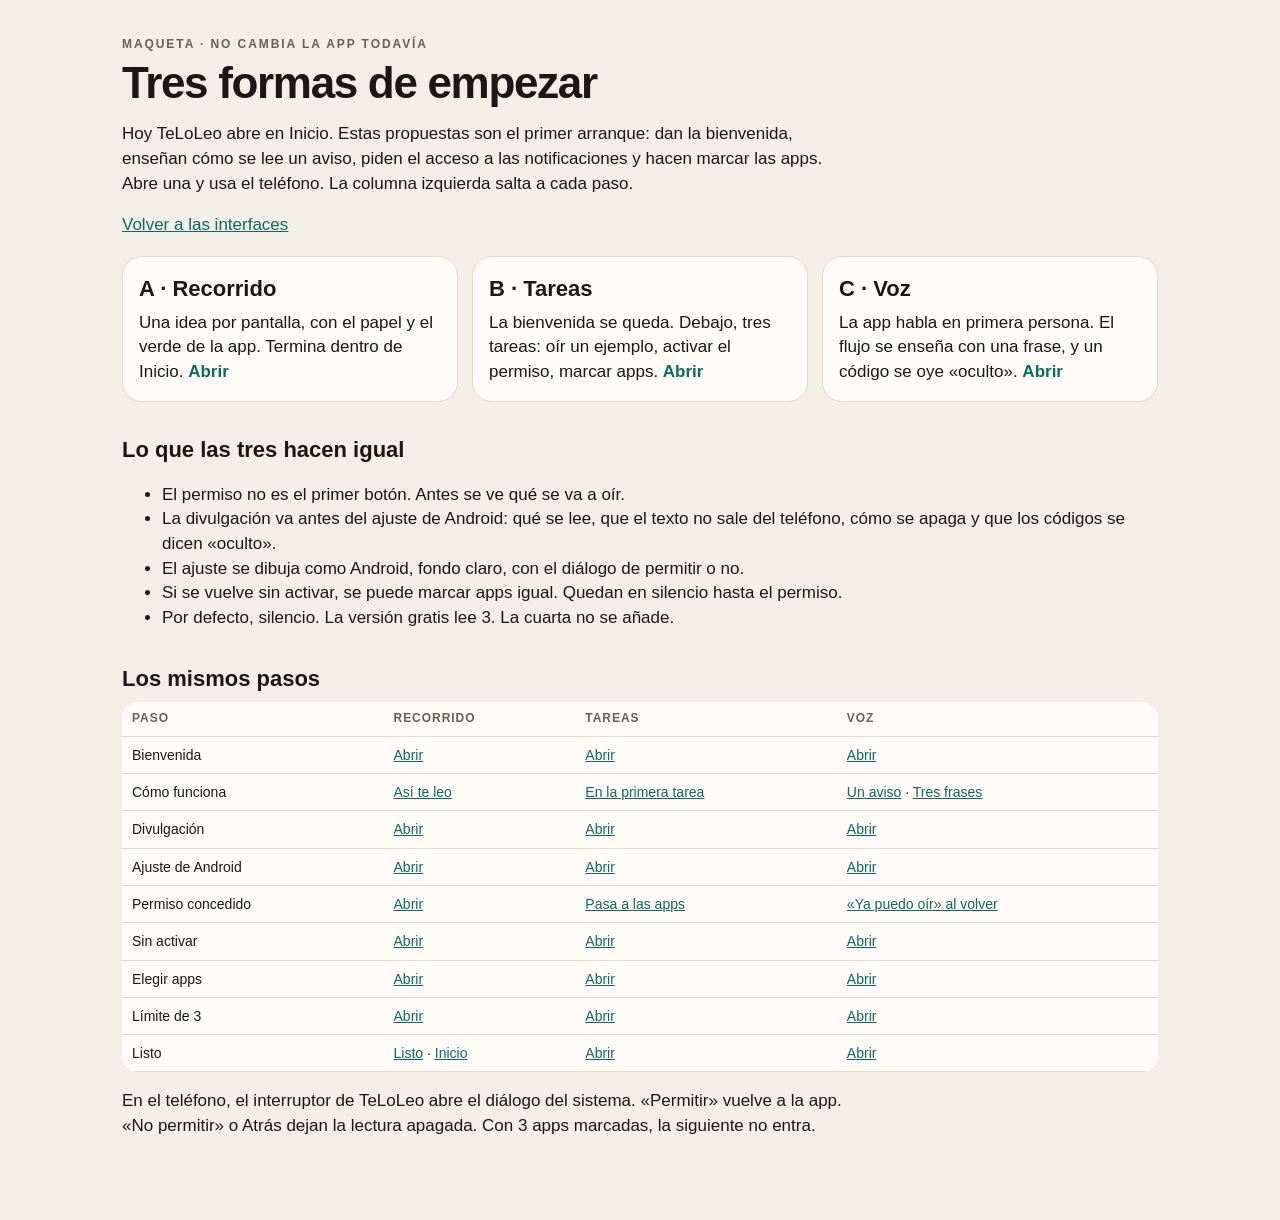
<file: design/ui/onboarding.html>
<!DOCTYPE html>
<html lang="es">
<head>
<meta charset="utf-8">
<meta name="viewport" content="width=device-width, initial-scale=1">
<title>TeLoLeo — tres propuestas de onboarding</title>
<style>
  :root { --ink: #1C1714; --muted: #6A5F55; --paper: #F4EFE6; --card: #FFFBF6; --line: #E4D8C8; --teal: #0C6B62; }
  * { box-sizing: border-box; }
  body { margin: 0; background: var(--paper); color: var(--ink); font: 17px/1.45 "Segoe UI", sans-serif; }
  main { max-width: 1080px; margin: 0 auto; padding: 36px 22px 64px; }
  a { color: var(--teal); }
  .eyebrow { letter-spacing: .16em; text-transform: uppercase; font-size: 12px; font-weight: 700; color: var(--muted); margin: 0 0 8px; }
  h1 { font-size: 44px; line-height: 1; letter-spacing: -.03em; margin: 0 0 12px; }
  h2 { font-size: 22px; margin: 32px 0 8px; }
  p { max-width: 46rem; }
  .grid { display: grid; grid-template-columns: repeat(3, 1fr); gap: 14px; margin-top: 18px; }
  a.card { display: block; background: var(--card); border: 1px solid var(--line); border-radius: 20px; padding: 16px; color: inherit; text-decoration: none; }
  a.card strong { display: block; font-size: 22px; margin-bottom: 6px; }
  a.card span { color: var(--teal); font-weight: 700; }
  table { width: 100%; border-collapse: collapse; background: var(--card); border-radius: 16px; overflow: hidden; }
  th, td { text-align: left; padding: 8px 10px; border-bottom: 1px solid var(--line); vertical-align: top; font-size: 14px; }
  th { font-size: 12px; letter-spacing: .08em; text-transform: uppercase; color: var(--muted); }
  @media (max-width: 800px) { .grid { grid-template-columns: 1fr; } h1 { font-size: 34px; } }
</style>
</head>
<body>
<main>
  <p class="eyebrow">Maqueta · no cambia la app todavía</p>
  <h1>Tres formas de empezar</h1>
  <p>Hoy TeLoLeo abre en Inicio. Estas propuestas son el primer arranque: dan la bienvenida, enseñan cómo se lee un aviso, piden el acceso a las notificaciones y hacen marcar las apps. Abre una y usa el teléfono. La columna izquierda salta a cada paso.</p>
  <p><a href="index.html">Volver a las interfaces</a></p>
  <div class="grid">
    <a class="card" href="onboarding-recorrido.html"><strong>A · Recorrido</strong> Una idea por pantalla, con el papel y el verde de la app. Termina dentro de Inicio. <span>Abrir</span></a>
    <a class="card" href="onboarding-tareas.html"><strong>B · Tareas</strong> La bienvenida se queda. Debajo, tres tareas: oír un ejemplo, activar el permiso, marcar apps. <span>Abrir</span></a>
    <a class="card" href="onboarding-voz.html"><strong>C · Voz</strong> La app habla en primera persona. El flujo se enseña con una frase, y un código se oye «oculto». <span>Abrir</span></a>
  </div>

  <h2>Lo que las tres hacen igual</h2>
  <ul>
    <li>El permiso no es el primer botón. Antes se ve qué se va a oír.</li>
    <li>La divulgación va antes del ajuste de Android: qué se lee, que el texto no sale del teléfono, cómo se apaga y que los códigos se dicen «oculto».</li>
    <li>El ajuste se dibuja como Android, fondo claro, con el diálogo de permitir o no.</li>
    <li>Si se vuelve sin activar, se puede marcar apps igual. Quedan en silencio hasta el permiso.</li>
    <li>Por defecto, silencio. La versión gratis lee 3. La cuarta no se añade.</li>
  </ul>

  <h2>Los mismos pasos</h2>
  <table>
    <thead><tr><th>Paso</th><th>Recorrido</th><th>Tareas</th><th>Voz</th></tr></thead>
    <tbody>
      <tr><td>Bienvenida</td><td><a href="onboarding-recorrido.html#hola">Abrir</a></td><td><a href="onboarding-tareas.html#hola">Abrir</a></td><td><a href="onboarding-voz.html#hola">Abrir</a></td></tr>
      <tr><td>Cómo funciona</td><td><a href="onboarding-recorrido.html#flujo">Así te leo</a></td><td><a href="onboarding-tareas.html#hola">En la primera tarea</a></td><td><a href="onboarding-voz.html#ejemplo">Un aviso</a> · <a href="onboarding-voz.html#flujo">Tres frases</a></td></tr>
      <tr><td>Divulgación</td><td><a href="onboarding-recorrido.html#permiso">Abrir</a></td><td><a href="onboarding-tareas.html#permiso">Abrir</a></td><td><a href="onboarding-voz.html#permiso">Abrir</a></td></tr>
      <tr><td>Ajuste de Android</td><td><a href="onboarding-recorrido.html#sistema">Abrir</a></td><td><a href="onboarding-tareas.html#sistema">Abrir</a></td><td><a href="onboarding-voz.html#sistema">Abrir</a></td></tr>
      <tr><td>Permiso concedido</td><td><a href="onboarding-recorrido.html#activo">Abrir</a></td><td><a href="onboarding-tareas.html#apps">Pasa a las apps</a></td><td><a href="onboarding-voz.html#apps">«Ya puedo oír» al volver</a></td></tr>
      <tr><td>Sin activar</td><td><a href="onboarding-recorrido.html#sin-permiso">Abrir</a></td><td><a href="onboarding-tareas.html#sin-permiso">Abrir</a></td><td><a href="onboarding-voz.html#sin-permiso">Abrir</a></td></tr>
      <tr><td>Elegir apps</td><td><a href="onboarding-recorrido.html#apps">Abrir</a></td><td><a href="onboarding-tareas.html#apps">Abrir</a></td><td><a href="onboarding-voz.html#apps">Abrir</a></td></tr>
      <tr><td>Límite de 3</td><td><a href="onboarding-recorrido.html#limite">Abrir</a></td><td><a href="onboarding-tareas.html#limite">Abrir</a></td><td><a href="onboarding-voz.html#limite">Abrir</a></td></tr>
      <tr><td>Listo</td><td><a href="onboarding-recorrido.html#listo">Listo</a> · <a href="onboarding-recorrido.html#inicio">Inicio</a></td><td><a href="onboarding-tareas.html#listo">Abrir</a></td><td><a href="onboarding-voz.html#listo">Abrir</a></td></tr>
    </tbody>
  </table>
  <p>En el teléfono, el interruptor de TeLoLeo abre el diálogo del sistema. «Permitir» vuelve a la app. «No permitir» o Atrás dejan la lectura apagada. Con 3 apps marcadas, la siguiente no entra.</p>
</main>
</body>
</html>
</file>
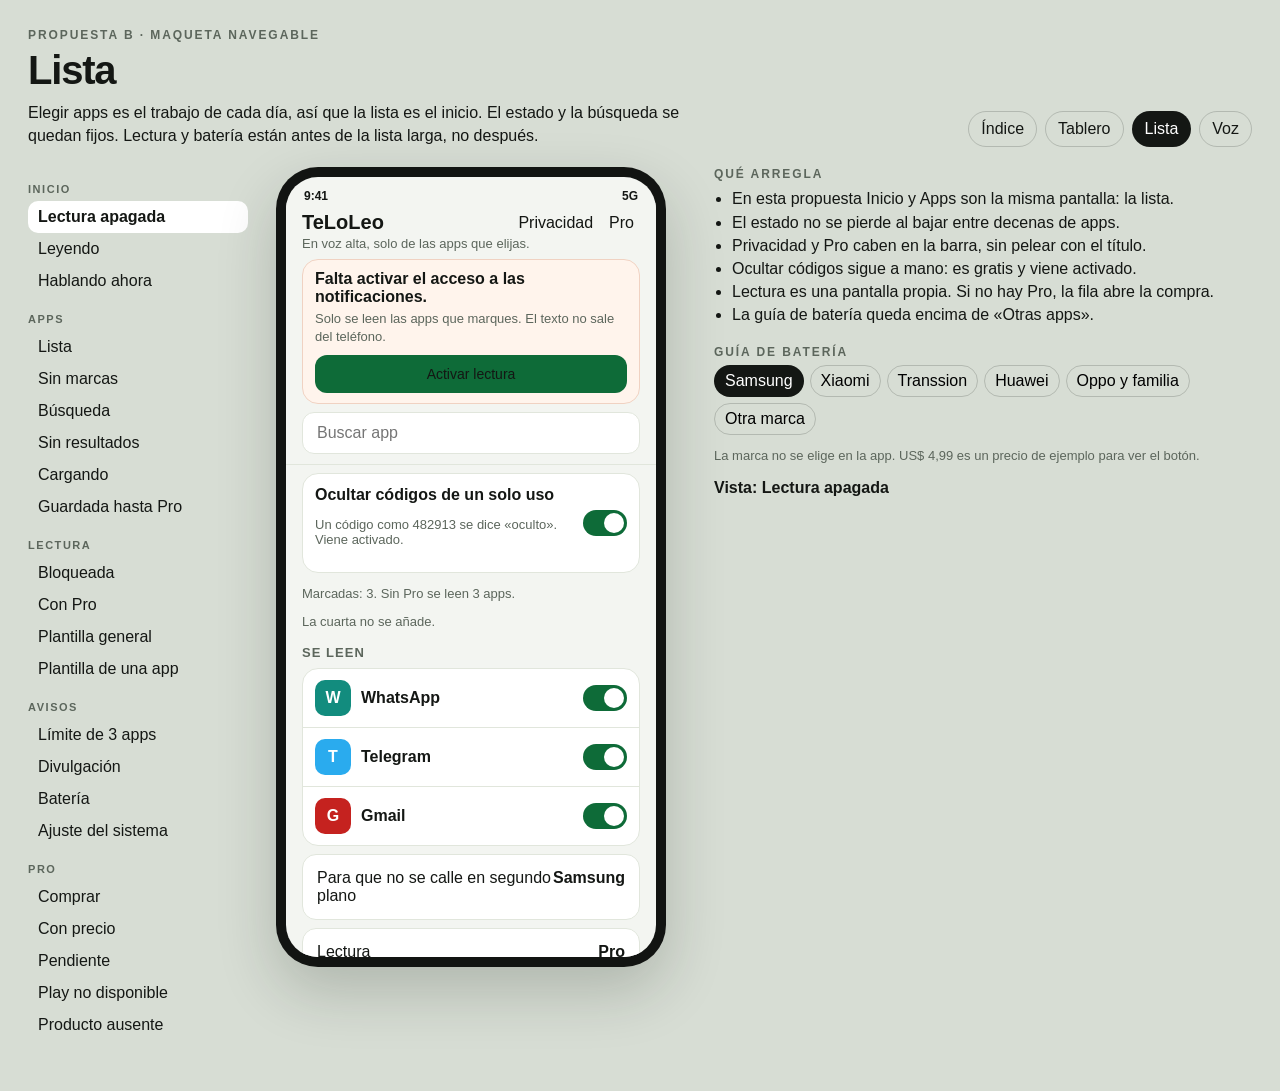
<file: design/ui/propuesta-lista.html>
<!DOCTYPE html>
<html lang="es">
<head>
<meta charset="utf-8">
<meta name="viewport" content="width=device-width, initial-scale=1">
<title>TeLoLeo — Propuesta Lista</title>
<style>
  :root {
    --studio: #D7DDD4;
    --ink: #141714;
    --muted: #5C665C;
    --phone: #F3F5F1;
    --card: #FFFFFF;
    --line: #E1E6DC;
    --green: #0E6B38;
    --soft: #E5F6D8;
    --amber: #8A5A00;
  }
  * { box-sizing: border-box; }
  body { margin: 0; background: var(--studio); color: var(--ink); font-family: "Segoe UI", sans-serif; }
  button, input, select, textarea { font: inherit; }
  .top { display: flex; justify-content: space-between; gap: 24px; align-items: flex-end; padding: 28px 28px 8px; }
  .eyebrow { margin: 0 0 6px; letter-spacing: .16em; text-transform: uppercase; font-size: 12px; font-weight: 700; color: var(--muted); }
  h1 { margin: 0; font-size: 40px; font-weight: 650; letter-spacing: -.03em; }
  .lede { max-width: 42rem; margin: 8px 0 0; line-height: 1.45; }
  .siblings { display: flex; gap: 8px; flex-wrap: wrap; }
  .siblings a { color: inherit; text-decoration: none; border: 1px solid rgba(20,23,20,.18); border-radius: 999px; padding: 8px 12px; }
  .siblings a[aria-current="page"] { background: var(--ink); color: #fff; border-color: transparent; }
  .stage { display: grid; grid-template-columns: 220px 410px minmax(260px, 1fr); gap: 28px; align-items: start; padding: 12px 28px 48px; }
  .rail, .device { position: sticky; top: 12px; }
  .rail { max-height: calc(100vh - 24px); overflow: auto; }
  .rail h3 { margin: 16px 0 6px; font-size: 11px; letter-spacing: .14em; text-transform: uppercase; color: var(--muted); }
  .rail button { display: block; width: 100%; text-align: left; border: 0; background: transparent; border-radius: 10px; padding: 7px 10px; cursor: pointer; color: inherit; }
  .rail button.on { background: #fff; font-weight: 700; }
  .device { width: 390px; height: 800px; background: #121412; border-radius: 42px; padding: 10px; box-shadow: 0 24px 60px rgba(20, 30, 18, .2); }
  .screen { height: 100%; background: var(--phone); color: var(--ink); border-radius: 32px; overflow: hidden; position: relative; display: flex; flex-direction: column; }
  .statusbar { flex: none; display: flex; justify-content: space-between; padding: 12px 18px 0; font-size: 12px; font-weight: 700; }
  .viewport { flex: 1; min-height: 0; overflow: auto; padding: 0 0 24px; }
  .screen button, .screen input, .screen select, .screen textarea { font: inherit; color: inherit; }
  .sticky { position: sticky; top: 0; z-index: 3; background: rgba(243,245,241,.96); backdrop-filter: blur(8px); padding: 8px 16px 10px; border-bottom: 1px solid var(--line); }
  .idline { display: flex; justify-content: space-between; align-items: center; }
  .idline strong { font-size: 20px; }
  .idline span { display: flex; gap: 4px; }
  .texty, .back, .jump, .tpl { border: 0; background: transparent; color: var(--green); font-weight: 700; cursor: pointer; }
  .sub { margin: 2px 0 8px; color: var(--muted); font-size: 13px; }
  .banner { border-radius: 16px; padding: 10px 12px; background: #fff; border: 1px solid var(--line); }
  .banner .rowbtns { flex-direction: column; }
  .banner .btn { min-height: 38px; font-size: 14px; }
  .banner.off { background: #FFF4EC; border-color: #F0D2C2; }
  .banner.on { background: #F3FBEE; border-color: #CDE8C4; }
  .banner p { margin: 4px 0 0; color: var(--muted); font-size: 13px; line-height: 1.35; }
  .rowbtns, .times, .add, .actions { display: flex; gap: 8px; }
  .rowbtns { margin-top: 10px; }
  .btn { flex: 1; border: 0; background: var(--green); color: #fff; min-height: 42px; border-radius: 12px; font-weight: 700; cursor: pointer; }
  .btn.ghost { background: transparent; color: var(--green); }
  .btn.warn { background: #9A3412; }
  .btn:disabled { opacity: .45; }
  .search { display: flex; gap: 8px; align-items: center; margin-top: 8px; background: #fff; border: 1px solid var(--line); border-radius: 12px; padding: 0 8px 0 12px; }
  .search input { flex: 1; border: 0; background: transparent; min-height: 40px; outline: none; }
  .search button { border: 0; background: transparent; color: var(--green); font-weight: 700; cursor: pointer; }
  .pad { padding: 0 16px; }
  .count, .fine { color: var(--muted); font-size: 13px; }
  .group { margin: 8px 16px; background: #fff; border: 1px solid var(--line); border-radius: 16px; overflow: hidden; }
  .viewport h3 { margin: 16px 16px 6px; font-size: 13px; letter-spacing: .08em; text-transform: uppercase; color: var(--muted); }
  .app { display: flex; align-items: center; border-top: 1px solid var(--line); }
  .group .app:first-child { border-top: 0; }
  .app-hit { flex: 1; min-height: 58px; display: flex; align-items: center; gap: 10px; padding: 8px 12px; cursor: pointer; }
  .av { width: 36px; height: 36px; border-radius: 10px; display: grid; place-items: center; color: #fff; font-weight: 700; font-style: normal; flex: none; }
  .meta { flex: 1; min-width: 0; }
  .meta strong, .meta small { display: block; white-space: nowrap; overflow: hidden; text-overflow: ellipsis; }
  .meta small { color: var(--muted); font-size: 12px; }
  .switch { width: 44px; height: 26px; border-radius: 99px; background: #D5DBD2; position: relative; flex: none; }
  .switch i { position: absolute; top: 3px; left: 3px; width: 20px; height: 20px; border-radius: 50%; background: #fff; display: block; transition: transform .18s; }
  .switch.on { background: var(--green); }
  .switch.on i { transform: translateX(18px); }
  .tpl { padding-right: 10px; font-size: 13px; }
  .jump { display: flex; width: calc(100% - 32px); margin: 8px 16px; background: #fff; border: 1px solid var(--line); border-radius: 14px; padding: 14px; text-align: left; justify-content: space-between; }
  .redact { display: flex; gap: 12px; align-items: center; padding: 12px; }
  .redact div { flex: 1; }
  .skel { height: 52px; margin: 8px 16px; border-radius: 12px; background: linear-gradient(90deg, #E7EBE4, #F7F8F5, #E7EBE4); background-size: 200% 100%; animation: sheen 1.2s infinite; }
  @keyframes sheen { to { background-position: -200% 0; } }
  .pagehead { padding: 8px 16px 0; }
  .pagehead h2 { font-size: 28px; margin: 0 0 6px; }
  .cell { display: flex; justify-content: space-between; gap: 12px; align-items: center; padding: 14px 12px; border-top: 1px solid var(--line); width: 100%; background: #fff; border-left: 0; border-right: 0; border-bottom: 0; text-align: left; cursor: pointer; }
  .cell:first-child { border-top: 0; }
  .cell small, .lock { color: var(--muted); }
  .lock { font-weight: 700; color: var(--amber); }
  .times, .slider, .filters { padding: 0 12px 12px; }
  .time { flex: 1; display: flex; flex-direction: column; gap: 4px; font-size: 12px; color: var(--muted); }
  select, textarea, .add input { width: 100%; border: 1px solid var(--line); background: #fff; border-radius: 10px; padding: 10px; }
  textarea { min-height: 84px; }
  input[type="range"] { width: 100%; accent-color: var(--green); }
  .add { margin-top: 8px; }
  .add input { flex: 1; }
  .add button, .chip { border: 0; background: var(--green); color: #fff; border-radius: 10px; padding: 8px 10px; font-weight: 700; cursor: pointer; }
  .chips { display: flex; flex-wrap: wrap; gap: 6px; }
  .chip { background: var(--soft); color: var(--green); }
  .overlay { position: absolute; inset: 0; z-index: 20; display: flex; align-items: center; justify-content: center; padding: 22px; }
  .shade { position: absolute; inset: 0; background: rgba(16, 20, 16, .5); }
  .panel { position: relative; z-index: 1; width: 100%; max-height: 100%; overflow: auto; background: #fff; border-radius: 20px; padding: 18px 16px 12px; box-shadow: 0 20px 50px rgba(0,0,0,.22); }
  .handle { display: none; }
  .panel h2 { font-size: 22px; line-height: 1.2; margin: 0 0 8px; }
  .panel p, .steps span { line-height: 1.4; }
  .steps { list-style: none; margin: 0; padding: 0; }
  .steps li { padding: 8px 0; border-top: 1px solid var(--line); }
  .steps b { display: none; }
  .actions { flex-direction: column; margin-top: 12px; }
  .btn.ghost { min-height: 40px; }
  .note, .kicker { color: var(--muted); font-size: 13px; }
  .preview { background: var(--soft); border-radius: 12px; padding: 10px; }
  .feature { display: flex; gap: 8px; padding: 9px 0; border-top: 1px solid var(--line); }
  .feature b { color: var(--green); }
  .doc h3 { margin: 18px 0 4px; font-size: 16px; letter-spacing: 0; text-transform: none; color: var(--ink); }
  .toast { position: absolute; z-index: 40; left: 14px; right: 14px; top: 44px; background: #141714; color: #fff; border-radius: 12px; padding: 12px; }
  aside ul { margin: 0 0 18px; padding-left: 18px; line-height: 1.45; }
  .brands { display: flex; flex-wrap: wrap; gap: 6px; }
  .brands button { border-radius: 999px; border: 1px solid rgba(20,23,20,.18); background: transparent; padding: 6px 10px; cursor: pointer; }
  .brands button.on { background: var(--ink); color: #fff; }
  #now { font-weight: 700; }
  @media (max-width: 1100px) {
    .stage { grid-template-columns: 1fr; }
    .rail, .device { position: relative; top: 0; }
    .device { margin: 0 auto; }
  }
  @media (prefers-reduced-motion: reduce) { * { animation: none !important; transition: none !important; } }
</style>
</head>
<body>
<header class="top">
  <div>
    <p class="eyebrow">Propuesta B · maqueta navegable</p>
    <h1>Lista</h1>
    <p class="lede">Elegir apps es el trabajo de cada día, así que la lista es el inicio. El estado y la búsqueda se quedan fijos. Lectura y batería están antes de la lista larga, no después.</p>
  </div>
  <nav class="siblings">
    <a href="index.html">Índice</a>
    <a href="propuesta-tablero.html">Tablero</a>
    <a href="propuesta-lista.html" aria-current="page">Lista</a>
    <a href="propuesta-voz.html">Voz</a>
  </nav>
</header>
<div class="stage">
  <nav class="rail" id="rail" aria-label="Vistas"></nav>
  <div class="device"><div class="screen" id="screen"></div></div>
  <aside>
    <p class="eyebrow">Qué arregla</p>
    <ul>
      <li>En esta propuesta Inicio y Apps son la misma pantalla: la lista.</li>
      <li>El estado no se pierde al bajar entre decenas de apps.</li>
      <li>Privacidad y Pro caben en la barra, sin pelear con el título.</li>
      <li>Ocultar códigos sigue a mano: es gratis y viene activado.</li>
      <li>Lectura es una pantalla propia. Si no hay Pro, la fila abre la compra.</li>
      <li>La guía de batería queda encima de «Otras apps».</li>
    </ul>
    <p class="eyebrow">Guía de batería</p>
    <div class="brands" id="brands"></div>
    <p class="fine">La marca no se elige en la app. US$ 4,99 es un precio de ejemplo para ver el botón.</p>
    <p id="now"></p>
  </aside>
</div>
<script src="shared.js"></script>
<script>
TeLoLeo.boot({
  batteryView: "home",
  groups: TeLoLeo.groups(function (item) {
    if (item.patch.view === "apps") item.patch.view = "home";
    return item;
  }),
  renderPage: function (v) {
    var s = v.state;
    if (s.view === "sistema") return v.systemPage();
    if (s.view === "privacy") return privacy(v);
    if (s.view === "pro") return pro(v);
    if (s.view === "lectura") return lectura(v);
    return listPage(v);
  }
});

function listPage(v) {
  var s = v.state;
  var c = v.copy;
  var on = s.listener;
  var saying = s.speakingNow ? '<p><strong>' + v.esc(v.livePhrase()) + "</strong></p>" : "";
  return '<div class="viewport"><div class="sticky">' +
    '<div class="idline"><strong>TeLoLeo</strong><span><button type="button" class="texty" data-act="privacy">Privacidad</button><button type="button" class="texty" data-act="gopro">' + (s.pro ? "Pro activo" : "Pro") + "</button></span></div>" +
    '<p class="sub">' + c.subtitle + "</p>" +
    '<section class="banner ' + (on ? "on" : "off") + '"><strong>' + (on ? c.listenerOn : c.listenerOff) + "</strong>" +
      "<p>" + (on ? c.turnOff : c.listenerOffDetail) + "</p>" + saying +
      '<div class="rowbtns"><button type="button" class="btn" data-act="listener">' + (on ? c.manage : c.enable) + "</button>" +
      (on ? '<button type="button" class="btn ' + (s.speakingNow ? "warn" : "ghost") + '" data-act="silence">' + c.silence + "</button>" : "") +
      "</div></section>" +
    '<div class="search"><input id="q" type="search" placeholder="' + c.search + '" value="' + v.esc(s.query) + '" autocomplete="off">' +
      (s.query ? '<button type="button" data-act="clear-search">Borrar</button>' : "") + "</div></div>" +
    '<div class="group"><div class="redact" role="button" tabindex="0" data-act="redact"><div><strong>' + c.redact + "</strong><p class=\"fine\">" + c.redactDetail + "</p></div>" + v.sw(s.redact) + "</div></div>" +
    '<div class="pad"><p class="count">' + v.countLine() + "</p><p class=\"fine\">" + v.quotaNote() + "</p></div>" +
    sections(v) + "</div>";
}

function sections(v) {
  var s = v.state;
  var c = v.copy;
  if (s.loading) return '<p class="pad">' + c.loading + '</p><div class="skel"></div><div class="skel"></div><div class="skel"></div>';
  var sel = v.selectedVisible();
  var oth = v.othersVisible();
  var html = "";
  if (!s.query && s.selected.length === 0) html += '<p class="pad">' + c.silenceDefault + "</p>";
  if (sel.length) html += "<h3>" + c.sectionOn + '</h3><div class="group">' + sel.map(function (app) { return appRow(v, app); }).join("") + "</div>";
  html += '<button type="button" class="jump" data-act="battery"><span>' + c.battery + "</span><strong>" + v.esc(v.brand().name) + "</strong></button>";
  html += '<button type="button" class="jump" data-act="goto" data-id="lectura"><span>' + c.reading + "</span><strong>" + (s.pro ? "Abierta" : "Pro") + "</strong></button>";
  if (!s.query || oth.length) html += "<h3>" + c.sectionOff + '</h3><div class="group">' + oth.map(function (app) { return appRow(v, app); }).join("") + "</div>";
  if (s.query && !sel.length && !oth.length) html += '<p class="pad">' + c.noHits + "</p>";
  return html;
}

function appRow(v, app) {
  var sub = app.extra ? v.copy.saved : (app.template && v.state.pro ? v.copy.ownPhrase : "");
  return '<div class="app"><div class="app-hit" role="button" tabindex="0" data-act="toggle" data-id="' + app.id + '">' +
    '<i class="av" style="background:' + app.color + '">' + v.esc(app.name.slice(0, 1).toUpperCase()) + "</i>" +
    '<span class="meta"><strong>' + v.esc(app.name) + "</strong>" + (sub ? "<small>" + sub + "</small>" : "") + "</span>" +
    v.sw(app.selected) + "</div>" +
    (v.state.pro && app.selected ? '<button type="button" class="tpl" data-act="template" data-id="' + app.id + '">Frase</button>' : "") +
    "</div>";
}

function lectura(v) {
  var s = v.state;
  var c = v.copy;
  return '<div class="viewport"><div class="pagehead"><button type="button" class="back" data-act="back">← ' + c.back + "</button><h2>" + c.reading + "</h2>" +
    (s.pro ? "" : '<p class="fine">' + c.readingNote + '</p><button type="button" class="texty" data-act="gopro">' + c.withPro + "</button>") +
    "</div><div class=\"group\">" +
    quiet(v) + simple(v, "headphones", c.headphones, s.headphones) + simple(v, "shake", c.shake, s.shake) +
    "</div>" + slider(v, "rate", c.rate, s.rate, 0.7, 1.5) + slider(v, "vol", c.volume, s.volume, 0.3, 1) +
    templateBlock(v) + filters(v) +
    '<div class="pad"><button type="button" class="texty" data-act="privacy">Privacidad</button></div></div>';
}

function simple(v, act, title, on) {
  if (!v.state.pro) return '<button type="button" class="cell" data-act="gopro"><span>' + title + '</span><span class="lock">Pro</span></button>';
  return '<div class="cell" role="button" tabindex="0" data-act="' + act + '"><span>' + title + "</span>" + v.sw(on) + "</div>";
}

function quiet(v) {
  var s = v.state;
  if (!s.pro) return '<button type="button" class="cell" data-act="gopro"><span>' + v.copy.quiet + '</span><span class="lock">Pro</span></button>';
  return '<div class="cell" role="button" tabindex="0" data-act="quiet"><span>' + v.copy.quiet + "</span>" + v.sw(s.quiet) + "</div>" +
    (s.quiet ? '<div class="times">' + v.hours(s.quietFrom, "quiet-from") + v.hours(s.quietTo, "quiet-to") + "</div>" : "");
}

function slider(v, id, label, value, min, max) {
  if (!v.state.pro) return '<div class="group"><button type="button" class="cell" data-act="gopro"><span>' + label + '</span><span class="lock">Pro</span></button></div>';
  return '<div class="group"><div class="cell"><span>' + label + "</span><strong id=\"" + id + "-val\">" + v.fmt(value) + "</strong></div>" +
    '<div class="slider"><input id="' + id + '" type="range" min="' + min + '" max="' + max + '" step="0.1" value="' + value + '"></div></div>';
}

function templateBlock(v) {
  if (!v.state.pro) return '<div class="group"><button type="button" class="cell" data-act="gopro"><span>' + v.copy.phraseTitle + '</span><span class="lock">Pro</span></button></div>';
  var current = v.state.template.trim() ? v.phrase(v.state.template) : "Aplicación, título y texto.";
  return '<div class="group"><div class="cell"><span>' + v.copy.phraseTitle + "</span></div><div class=\"filters\"><p class=\"fine\">" + v.esc(current) + '</p><button type="button" class="texty" data-act="template">' + v.copy.template + "</button></div></div>";
}

function filters(v) {
  if (!v.state.pro) return '<div class="group"><button type="button" class="cell" data-act="gopro"><span>' + v.copy.filters + '</span><span class="lock">Pro</span></button></div>';
  var chips = v.state.filters.map(function (word, i) {
    return '<button type="button" class="chip" data-act="unfilter" data-i="' + i + '">' + v.esc(word) + " ×</button>";
  }).join("");
  return '<div class="group"><div class="cell"><span>' + v.copy.filters + "</span></div><div class=\"filters\"><p class=\"fine\">" + v.copy.filtersDetail + '</p><div class="chips">' + chips + '</div><div class="add"><input id="filter" type="text" placeholder="' + v.copy.filtersHint + '"><button type="button" data-act="addfilter">' + v.copy.add + "</button></div></div></div>";
}

function pro(v) {
  var o = v.offerModel();
  var features = v.features.map(function (row) {
    return '<div class="feature"><b>✓</b><div><strong>' + row[0] + '</strong><p class="fine">' + row[1] + "</p></div></div>";
  }).join("");
  var buy = o.showBuy ? '<button type="button" class="btn" data-act="buy"' + (o.disabled ? " disabled" : "") + ">" + v.esc(o.label) + "</button>" : "";
  return '<div class="viewport"><div class="pagehead"><button type="button" class="back" data-act="back">← ' + v.copy.back + "</button><h2>Pro</h2><p>" + v.copy.proIntro + "</p></div>" +
    '<div class="group" style="padding:12px">' +
    (o.active ? "<strong>" + v.copy.proActive + "</strong>" : "") +
    (o.pending ? "<p>" + v.copy.proPending + "</p>" : "") +
    (o.notice ? "<p>" + o.notice + "</p>" : "") + features +
    '<p class="fine">' + v.copy.proFree + "</p></div>" +
    '<div class="pad actions">' + buy + '<button type="button" class="btn ghost" data-act="restore">' + v.copy.restore + "</button></div></div>";
}

function privacy(v) {
  var blocks = v.privacy.map(function (row) {
    return "<h3>" + row[0] + "</h3><p>" + row[1] + "</p>";
  }).join("");
  return '<div class="viewport doc"><div class="pagehead"><button type="button" class="back" data-act="back">← ' + v.copy.back + "</button><h2>" + v.copy.privacyTitle + "</h2><p>" + v.copy.privacyIntro + "</p>" + blocks + '<p class="fine">' + v.copy.privacyUrl + "</p></div></div>";
}
</script>
</body>
</html>
</file>
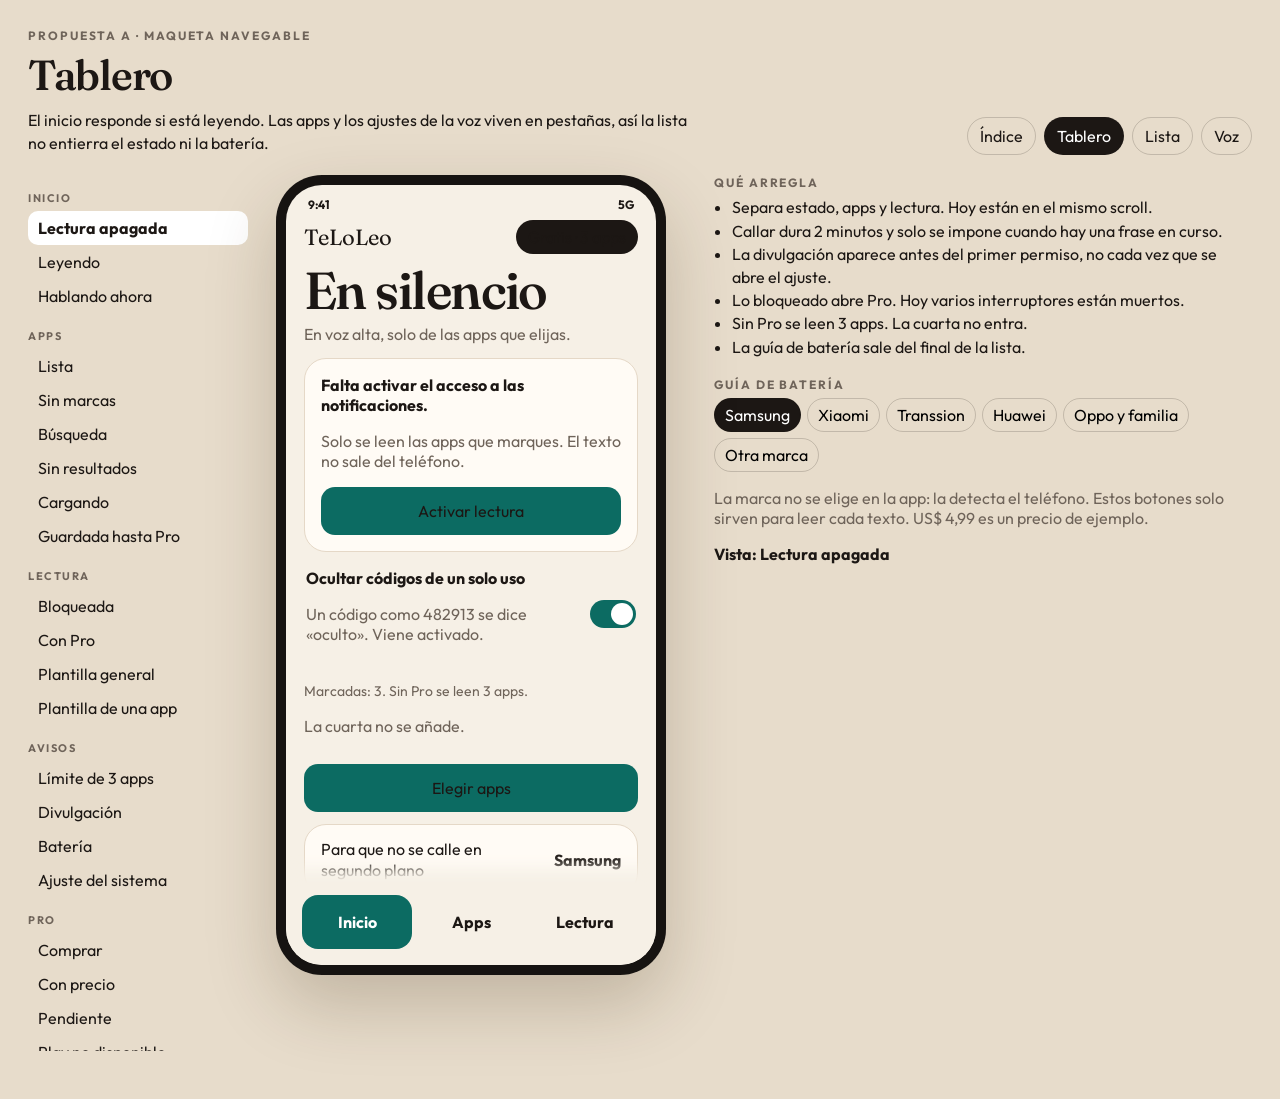
<file: design/ui/propuesta-tablero.html>
<!DOCTYPE html>
<html lang="es">
<head>
<meta charset="utf-8">
<meta name="viewport" content="width=device-width, initial-scale=1">
<title>TeLoLeo — Propuesta Tablero</title>
<link rel="preconnect" href="https://fonts.googleapis.com">
<link rel="preconnect" href="https://fonts.gstatic.com" crossorigin>
<link href="https://fonts.googleapis.com/css2?family=Fraunces:opsz,wght@9..144,560;9..144,640&family=Outfit:wght@400;500;600;700&display=swap" rel="stylesheet">
<style>
  :root {
    --studio: #E7DCCB;
    --ink: #1C1714;
    --muted: #6F645A;
    --phone: #F6F0E6;
    --card: #FFFBF5;
    --line: #E5D8C7;
    --teal: #0C6B62;
    --soft: #DDF1EC;
    --coral: #C4482A;
  }
  * { box-sizing: border-box; }
  body { margin: 0; background: var(--studio); color: var(--ink); font-family: Outfit, "Segoe UI", sans-serif; }
  button, input, select, textarea { font: inherit; }
  .top { display: flex; justify-content: space-between; gap: 24px; align-items: flex-end; padding: 28px 28px 8px; }
  .eyebrow { margin: 0 0 6px; letter-spacing: .16em; text-transform: uppercase; font-size: 12px; font-weight: 700; color: var(--muted); }
  h1 { margin: 0; font-family: Fraunces, Georgia, serif; font-size: 42px; font-weight: 560; letter-spacing: -.03em; }
  .lede { max-width: 42rem; margin: 8px 0 0; line-height: 1.45; }
  .siblings { display: flex; gap: 8px; flex-wrap: wrap; }
  .siblings a { color: inherit; text-decoration: none; border: 1px solid rgba(28,23,20,.18); border-radius: 999px; padding: 8px 12px; }
  .siblings a[aria-current="page"] { background: var(--ink); color: #fff; border-color: transparent; }
  .stage { display: grid; grid-template-columns: 220px 410px minmax(260px, 1fr); gap: 28px; align-items: start; padding: 12px 28px 48px; }
  .rail, .device { position: sticky; top: 12px; }
  .rail { max-height: calc(100vh - 24px); overflow: auto; }
  .rail h3 { margin: 16px 0 6px; font-size: 11px; letter-spacing: .14em; text-transform: uppercase; color: var(--muted); }
  .rail button { display: block; width: 100%; text-align: left; border: 0; background: transparent; border-radius: 10px; padding: 7px 10px; cursor: pointer; color: inherit; }
  .rail button.on { background: #fff; font-weight: 700; }
  .device { width: 390px; height: 800px; background: #161311; border-radius: 46px; padding: 10px; box-shadow: 0 30px 70px rgba(60, 40, 12, .22); }
  .screen { height: 100%; background: var(--phone); color: var(--ink); border-radius: 36px; overflow: hidden; position: relative; display: flex; flex-direction: column; }
  .statusbar { flex: none; display: flex; justify-content: space-between; padding: 12px 22px 0; font-size: 12px; font-weight: 700; }
  .viewport { flex: 1; min-height: 0; overflow: auto; padding: 8px 18px 96px; }
  .screen button, .screen input, .screen select, .screen textarea { font: inherit; color: inherit; }
  .mark { font-family: Fraunces, Georgia, serif; font-size: 22px; }
  .head { display: flex; justify-content: space-between; align-items: center; gap: 12px; margin-bottom: 8px; }
  .pill, .texty, .back, .tpl { border: 0; background: transparent; cursor: pointer; }
  .pill { background: var(--ink); color: #fff; border-radius: 999px; padding: 7px 12px; font-size: 13px; font-weight: 650; }
  .hero h2 { font-family: Fraunces, Georgia, serif; font-size: 52px; line-height: .95; font-weight: 560; letter-spacing: -.03em; margin: 12px 0 8px; }
  .hero .sub, .fine, .meta small, .note, .kicker { color: var(--muted); }
  .sub { margin: 0 0 14px; font-size: 16px; }
  .card, .opt, .battery, .saying { background: var(--card); border: 1px solid var(--line); border-radius: 22px; }
  .card { padding: 16px; margin: 12px 0; }
  .card strong { display: block; margin-bottom: 4px; }
  .saying { display: flex; flex-direction: column; gap: 10px; padding: 14px; margin-top: 12px; background: #1C1714; color: #fff; border: 0; }
  .saying p { margin: 4px 0 0; }
  .rowbtns, .times, .add, .actions { display: flex; gap: 8px; }
  .rowbtns { margin-top: 12px; }
  .btn { width: 100%; border: 0; background: var(--teal); color: #fff; min-height: 48px; border-radius: 14px; font-weight: 650; cursor: pointer; padding: 0 12px; }
  .rowbtns .btn { width: auto; flex: 1; }
  .btn.ghost { background: transparent; color: var(--teal); }
  .btn.warn { background: var(--coral); }
  .btn:disabled { opacity: .45; cursor: default; }
  .set, .opt-h, .app-hit, .cell { display: flex; align-items: center; gap: 12px; }
  .set { padding: 4px 2px 8px; }
  .set div { flex: 1; }
  .switch { width: 46px; height: 28px; border-radius: 99px; background: #DDD4C8; position: relative; flex: none; }
  .switch i { position: absolute; top: 3px; left: 3px; width: 22px; height: 22px; border-radius: 50%; background: #fff; display: block; transition: transform .18s; }
  .switch.on { background: var(--teal); }
  .switch.on i { transform: translateX(18px); }
  .chips { display: flex; flex-wrap: wrap; gap: 6px; margin: 10px 0; }
  .chips span, .chip { background: var(--soft); color: var(--teal); border-radius: 999px; padding: 5px 10px; font-size: 13px; font-weight: 650; }
  .chip { border: 0; cursor: pointer; }
  .battery { width: 100%; text-align: left; padding: 14px 16px; margin-top: 12px; display: flex; align-items: center; justify-content: space-between; gap: 12px; cursor: pointer; }
  .battery span { flex: 1; line-height: 1.3; }
  .battery strong { white-space: nowrap; }
  .links { display: flex; gap: 14px; margin: 16px 0; }
  .texty { color: var(--teal); font-weight: 700; padding: 0; cursor: pointer; }
  .search { display: flex; gap: 8px; align-items: center; background: var(--card); border: 1px solid var(--line); border-radius: 16px; padding: 4px 8px 4px 14px; }
  .search input { flex: 1; border: 0; background: transparent; min-height: 42px; outline: none; }
  .search button { border: 0; background: transparent; color: var(--teal); font-weight: 700; cursor: pointer; }
  .count { color: var(--muted); font-size: 14px; }
  .viewport h3 { margin: 18px 0 6px; font-family: Fraunces, Georgia, serif; font-size: 28px; font-weight: 560; }
  .app { display: flex; align-items: center; gap: 6px; }
  .app-hit { flex: 1; min-height: 62px; cursor: pointer; }
  .av { width: 40px; height: 40px; border-radius: 14px; display: grid; place-items: center; color: #fff; font-weight: 700; font-style: normal; flex: none; }
  .meta { flex: 1; min-width: 0; }
  .meta strong, .meta small { display: block; white-space: nowrap; overflow: hidden; text-overflow: ellipsis; }
  .tpl { color: var(--teal); font-weight: 700; background: var(--soft); border-radius: 999px; padding: 6px 10px; }
  .empty { padding: 8px 0; }
  .skel { height: 56px; border-radius: 16px; margin: 8px 0; background: linear-gradient(90deg, #EFE6D8, #F7F1E8, #EFE6D8); background-size: 200% 100%; animation: sheen 1.2s infinite; }
  @keyframes sheen { to { background-position: -200% 0; } }
  .opt { padding: 14px; margin: 8px 0; width: 100%; text-align: left; cursor: pointer; }
  .opt-h { justify-content: space-between; }
  .opt p { margin: 6px 0; }
  .lock { margin-left: auto; color: var(--coral); font-weight: 700; }
  .times { margin-top: 10px; }
  .time { flex: 1; display: flex; flex-direction: column; gap: 4px; font-size: 13px; color: var(--muted); }
  select, textarea, .add input { width: 100%; border: 1px solid var(--line); background: #fff; border-radius: 12px; padding: 10px 12px; }
  textarea { min-height: 88px; resize: vertical; }
  input[type="range"] { width: 100%; accent-color: var(--teal); }
  .add input { flex: 1; }
  .add button { border: 0; background: var(--teal); color: #fff; border-radius: 12px; padding: 0 14px; font-weight: 700; cursor: pointer; }
  .tabbar { position: absolute; left: 0; right: 0; bottom: 0; z-index: 4; height: 78px; border-radius: 0 0 36px 36px; background: var(--phone); display: flex; padding: 8px 16px 16px; gap: 4px; box-shadow: 0 -18px 16px var(--phone); }
  .tabbar button { flex: 1; border: 0; background: transparent; border-radius: 16px; font-weight: 700; cursor: pointer; }
  .tabbar button.on { background: var(--teal); color: #fff; }
  .overlay { position: absolute; inset: 0; z-index: 20; display: flex; align-items: flex-end; }
  .shade { position: absolute; inset: 0; background: rgba(28, 23, 20, .46); }
  .panel { position: relative; z-index: 1; width: 100%; max-height: 88%; overflow: auto; background: var(--card); border-radius: 28px 28px 34px 34px; padding: 8px 20px 24px; }
  .handle { width: 36px; height: 4px; border-radius: 4px; background: var(--line); margin: 6px auto 12px; }
  .panel h2 { font-family: Fraunces, Georgia, serif; font-size: 30px; line-height: 1.05; font-weight: 560; margin: 0 0 12px; }
  .panel p { line-height: 1.45; }
  .steps { list-style: none; padding: 0; margin: 0 0 12px; display: flex; flex-direction: column; gap: 12px; }
  .steps li { display: grid; grid-template-columns: 28px 1fr; gap: 10px; }
  .steps b { width: 28px; height: 28px; border-radius: 50%; background: var(--soft); color: var(--teal); display: grid; place-items: center; font-size: 13px; }
  .actions { flex-direction: column; margin-top: 14px; }
  .preview { background: var(--soft); color: var(--ink); border-radius: 14px; padding: 12px; }
  .back { font-weight: 700; color: var(--teal); padding: 4px 0 8px; cursor: pointer; }
  .prohero h2, .doc h2 { font-family: Fraunces, Georgia, serif; font-size: 44px; line-height: .95; font-weight: 560; margin: 6px 0 10px; }
  .feature { display: grid; grid-template-columns: 22px 1fr; gap: 8px; padding: 8px 0; border-bottom: 1px solid var(--line); }
  .feature b { color: var(--teal); }
  .price { margin-top: 16px; }
  .toast { position: absolute; z-index: 40; left: 16px; right: 16px; top: 46px; background: #1C1714; color: #fff; border-radius: 14px; padding: 12px 14px; }
  aside ul { margin: 0 0 18px; padding-left: 18px; line-height: 1.45; }
  .brands { display: flex; flex-wrap: wrap; gap: 6px; }
  .brands button { border-radius: 999px; border: 1px solid rgba(28,23,20,.18); background: transparent; padding: 6px 10px; cursor: pointer; }
  .brands button.on { background: var(--ink); color: #fff; }
  #now { font-weight: 700; }
  @media (max-width: 1100px) {
    .stage { grid-template-columns: 1fr; }
    .rail, .device { position: relative; top: 0; }
    .device { margin: 0 auto; }
  }
  @media (prefers-reduced-motion: reduce) { * { animation: none !important; transition: none !important; } }
</style>
</head>
<body>
<header class="top">
  <div>
    <p class="eyebrow">Propuesta A · maqueta navegable</p>
    <h1>Tablero</h1>
    <p class="lede">El inicio responde si está leyendo. Las apps y los ajustes de la voz viven en pestañas, así la lista no entierra el estado ni la batería.</p>
  </div>
  <nav class="siblings">
    <a href="index.html">Índice</a>
    <a href="propuesta-tablero.html" aria-current="page">Tablero</a>
    <a href="propuesta-lista.html">Lista</a>
    <a href="propuesta-voz.html">Voz</a>
  </nav>
</header>
<div class="stage">
  <nav class="rail" id="rail" aria-label="Vistas"></nav>
  <div class="device"><div class="screen" id="screen"></div></div>
  <aside>
    <p class="eyebrow">Qué arregla</p>
    <ul>
      <li>Separa estado, apps y lectura. Hoy están en el mismo scroll.</li>
      <li>Callar dura 2 minutos y solo se impone cuando hay una frase en curso.</li>
      <li>La divulgación aparece antes del primer permiso, no cada vez que se abre el ajuste.</li>
      <li>Lo bloqueado abre Pro. Hoy varios interruptores están muertos.</li>
      <li>Sin Pro se leen 3 apps. La cuarta no entra.</li>
      <li>La guía de batería sale del final de la lista.</li>
    </ul>
    <p class="eyebrow">Guía de batería</p>
    <div class="brands" id="brands"></div>
    <p class="fine">La marca no se elige en la app: la detecta el teléfono. Estos botones solo sirven para leer cada texto. US$ 4,99 es un precio de ejemplo.</p>
    <p id="now"></p>
  </aside>
</div>
<script src="shared.js"></script>
<script>
TeLoLeo.boot({
  overlay: "sheet",
  batteryView: "home",
  groups: TeLoLeo.groups(function (item) { return item; }),
  renderPage: function (v) {
    var s = v.state;
    if (s.view === "sistema") return v.systemPage();
    if (s.view === "privacy") return privacy(v);
    if (s.view === "pro") return pro(v);
    if (s.view === "lectura") return lectura(v);
    if (s.view === "apps") return apps(v);
    return home(v);
  }
});

function tabs(v, id) {
  function item(view, label) {
    return '<button type="button" data-act="goto" data-id="' + view + '"' + (id === view ? ' class="on"' : "") + ">" + label + "</button>";
  }
  return '<nav class="tabbar">' + item("home", "Inicio") + item("apps", "Apps") + item("lectura", "Lectura") + "</nav>";
}

function home(v) {
  var s = v.state;
  var c = v.copy;
  var on = s.listener;
  var word = s.speakingNow ? "Diciendo" : (on ? "Te lo leo" : "En silencio");
  var names = v.joinNames(v.speakingNames());
  var detail = on ? c.listenerOn + " " + names + "." : c.listenerOff;
  var extra = on ? c.turnOff : c.listenerOffDetail;
  var saying = s.speakingNow
    ? '<div class="saying"><div><strong>WhatsApp · Ana</strong><p>' + v.esc(v.livePhrase()) + "</p></div>" +
      '<button type="button" class="btn warn" data-act="silence">' + c.silence + "</button></div>"
    : "";
  var chips = v.rules().map(function (rule) { return "<span>" + v.esc(rule) + "</span>"; }).join("");
  return '<div class="viewport"><div class="hero">' +
    '<div class="head"><span class="mark">TeLoLeo</span><button type="button" class="pill" data-act="gopro">' + (s.pro ? "Pro activo" : "Gratis · 3 apps") + "</button></div>" +
    "<h2>" + word + "</h2><p class=\"sub\">" + c.subtitle + "</p>" +
    '<section class="card"><strong>' + v.esc(detail) + "</strong><p class=\"fine\">" + extra + "</p>" + saying +
      '<div class="rowbtns"><button type="button" class="btn" data-act="listener">' + (on ? c.manage : c.enable) + "</button>" +
      (on && !s.speakingNow ? '<button type="button" class="btn ghost" data-act="silence">' + c.silence + "</button>" : "") +
      "</div></section>" +
    (chips ? '<div class="chips">' + chips + "</div>" : "") +
    '<div class="set" role="button" tabindex="0" data-act="redact"><div><strong>' + c.redact + "</strong><p class=\"fine\">" + c.redactDetail + "</p></div>" + v.sw(s.redact) + "</div>" +
    '<p class="count">' + v.countLine() + "</p><p class=\"fine\">" + v.quotaNote() + "</p>" +
    '<button type="button" class="btn" data-act="goto" data-id="apps" style="margin-top:12px">Elegir apps</button>' +
    '<button type="button" class="battery" data-act="battery"><span>' + c.battery + "</span><strong>" + v.esc(v.brand().name) + "</strong></button>" +
    '<div class="links"><button type="button" class="texty" data-act="privacy">Privacidad</button><button type="button" class="texty" data-act="gopro">Pro</button></div>' +
    "</div></div>" + tabs(v, "home");
}

function apps(v) {
  return '<div class="viewport"><div class="head"><span class="mark">Apps</span><button type="button" class="texty" data-act="privacy">Privacidad</button></div>' +
    search(v) + '<p class="count">' + v.countLine() + "</p><p class=\"fine\">" + v.quotaNote() + "</p>" +
    sections(v) + "</div>" + tabs(v, "apps");
}

function search(v) {
  var s = v.state;
  return '<div class="search"><input id="q" type="search" placeholder="' + v.copy.search + '" value="' + v.esc(s.query) + '" autocomplete="off">' +
    (s.query ? '<button type="button" data-act="clear-search" aria-label="' + v.copy.clear + '">Borrar</button>' : "") + "</div>";
}

function sections(v) {
  var s = v.state;
  if (s.loading) return '<p class="empty">' + v.copy.loading + '</p><div class="skel"></div><div class="skel"></div><div class="skel"></div>';
  var sel = v.selectedVisible();
  var oth = v.othersVisible();
  var html = "";
  if (!s.query && s.selected.length === 0) html += '<p class="empty">' + v.copy.silenceDefault + "</p>";
  if (sel.length) html += "<h3>" + v.copy.sectionOn + "</h3>" + sel.map(function (app) { return appRow(v, app); }).join("");
  if (!s.query || oth.length) html += "<h3>" + v.copy.sectionOff + "</h3>" + oth.map(function (app) { return appRow(v, app); }).join("");
  if (s.query && !sel.length && !oth.length) html += '<p class="empty">' + v.copy.noHits + "</p>";
  return html;
}

function appRow(v, app) {
  var sub = app.extra ? v.copy.saved : (app.template && v.state.pro ? v.copy.ownPhrase : "");
  return '<div class="app"><div class="app-hit" role="button" tabindex="0" data-act="toggle" data-id="' + app.id + '">' +
    '<i class="av" style="background:' + app.color + '">' + v.esc(app.name.slice(0, 1).toUpperCase()) + "</i>" +
    '<span class="meta"><strong>' + v.esc(app.name) + "</strong>" + (sub ? "<small>" + v.esc(sub) + "</small>" : "") + "</span>" +
    v.sw(app.selected) + "</div>" +
    (v.state.pro && app.selected ? '<button type="button" class="tpl" data-act="template" data-id="' + app.id + '">' + v.copy.template + "</button>" : "") +
    "</div>";
}

function lectura(v) {
  var s = v.state;
  var c = v.copy;
  var banner = s.pro ? "" : '<p class="fine">' + c.readingNote + '</p><button type="button" class="texty" data-act="gopro">' + c.withPro + "</button>";
  return '<div class="viewport"><div class="head"><span class="mark">' + c.reading + "</span></div>" + banner +
    quiet(v) + lockRow(v, "headphones", c.headphones, "") + lockRow(v, "shake", c.shake, c.shakeDetail) +
    slider(v, "rate", c.rate, s.rate, 0.7, 1.5) + slider(v, "vol", c.volume, s.volume, 0.3, 1) +
    templateBlock(v) + filters(v) + "</div>" + tabs(v, "lectura");
}

function lockRow(v, act, title, detail) {
  if (!v.state.pro) return '<button type="button" class="opt" data-act="gopro"><span class="opt-h"><strong>' + title + "</strong><span class=\"lock\">Pro</span></span>" + (detail ? "<p class=\"fine\">" + detail + "</p>" : "") + "</button>";
  var on = act === "headphones" ? v.state.headphones : v.state.shake;
  return '<div class="opt"><div class="opt-h" role="button" tabindex="0" data-act="' + act + '"><div><strong>' + title + "</strong>" + (detail ? "<p class=\"fine\">" + detail + "</p>" : "") + "</div>" + v.sw(on) + "</div></div>";
}

function quiet(v) {
  var s = v.state;
  if (!s.pro) return '<button type="button" class="opt" data-act="gopro"><span class="opt-h"><strong>' + v.copy.quiet + '</strong><span class="lock">Pro</span></span></button>';
  return '<div class="opt"><div class="opt-h" role="button" tabindex="0" data-act="quiet"><strong>' + v.copy.quiet + "</strong>" + v.sw(s.quiet) + "</div>" +
    (s.quiet ? '<div class="times">' + v.hours(s.quietFrom, "quiet-from") + v.hours(s.quietTo, "quiet-to") + "</div>" : "") + "</div>";
}

function slider(v, id, label, value, min, max) {
  if (!v.state.pro) return '<button type="button" class="opt" data-act="gopro"><span class="opt-h"><strong>' + label + '</strong><span class="lock">Pro</span></span></button>';
  return '<div class="opt"><strong>' + label + ' <span id="' + id + '-val">' + v.fmt(value) + "</span></strong>" +
    '<input id="' + id + '" type="range" min="' + min + '" max="' + max + '" step="0.1" value="' + value + '"></div>';
}

function templateBlock(v) {
  if (!v.state.pro) return '<button type="button" class="opt" data-act="gopro"><span class="opt-h"><strong>' + v.copy.phraseTitle + '</strong><span class="lock">Pro</span></span></button>';
  var current = v.state.template.trim() ? v.phrase(v.state.template) : "Aplicación, título y texto.";
  return '<div class="opt"><strong>' + v.copy.phraseTitle + "</strong><p>" + v.esc(current) + '</p><button type="button" class="btn ghost" data-act="template">' + v.copy.template + "</button></div>";
}

function filters(v) {
  var c = v.copy;
  if (!v.state.pro) return '<button type="button" class="opt" data-act="gopro"><span class="opt-h"><strong>' + c.filters + '</strong><span class="lock">Pro</span></span><p class="fine">' + c.filtersDetail + "</p></button>";
  var chips = v.state.filters.map(function (word, i) {
    return '<button type="button" class="chip" data-act="unfilter" data-i="' + i + '">' + v.esc(word) + " ×</button>";
  }).join("");
  return '<div class="opt"><strong>' + c.filters + "</strong><p class=\"fine\">" + c.filtersDetail + '</p><div class="chips">' + chips + '</div><div class="add"><input id="filter" type="text" placeholder="' + c.filtersHint + '"><button type="button" data-act="addfilter">' + c.add + "</button></div></div>";
}

function pro(v) {
  var o = v.offerModel();
  var features = v.features.map(function (row) {
    return '<div class="feature"><b>✓</b><div><strong>' + row[0] + "</strong><p class=\"fine\">" + row[1] + "</p></div></div>";
  }).join("");
  var buy = o.showBuy ? '<button type="button" class="btn" data-act="buy"' + (o.disabled ? " disabled" : "") + ">" + v.esc(o.label) + "</button>" : "";
  return '<div class="viewport prohero"><button type="button" class="back" data-act="back">← ' + v.copy.back + "</button><h2>" + v.copy.proTitle + "</h2><p>" + v.copy.proIntro + "</p>" +
    (o.active ? '<p class="card"><strong>' + v.copy.proActive + "</strong></p>" : "") +
    (o.pending ? "<p>" + v.copy.proPending + "</p>" : "") +
    (o.notice ? "<p>" + v.esc(o.notice) + "</p>" : "") +
    features + '<p class="fine" style="margin-top:12px">' + v.copy.proFree + "</p>" +
    '<div class="actions price">' + buy + '<button type="button" class="btn ghost" data-act="restore">' + v.copy.restore + "</button></div></div>";
}

function privacy(v) {
  var blocks = v.privacy.map(function (row) {
    return "<h3>" + row[0] + "</h3><p>" + row[1] + "</p>";
  }).join("");
  return '<div class="viewport doc"><button type="button" class="back" data-act="back">← ' + v.copy.back + "</button><h2>" + v.copy.privacyTitle + "</h2><p>" + v.copy.privacyIntro + "</p>" + blocks + '<p class="fine" style="margin-top:16px">' + v.copy.privacyUrl + "</p></div>";
}
</script>
</body>
</html>
</file>
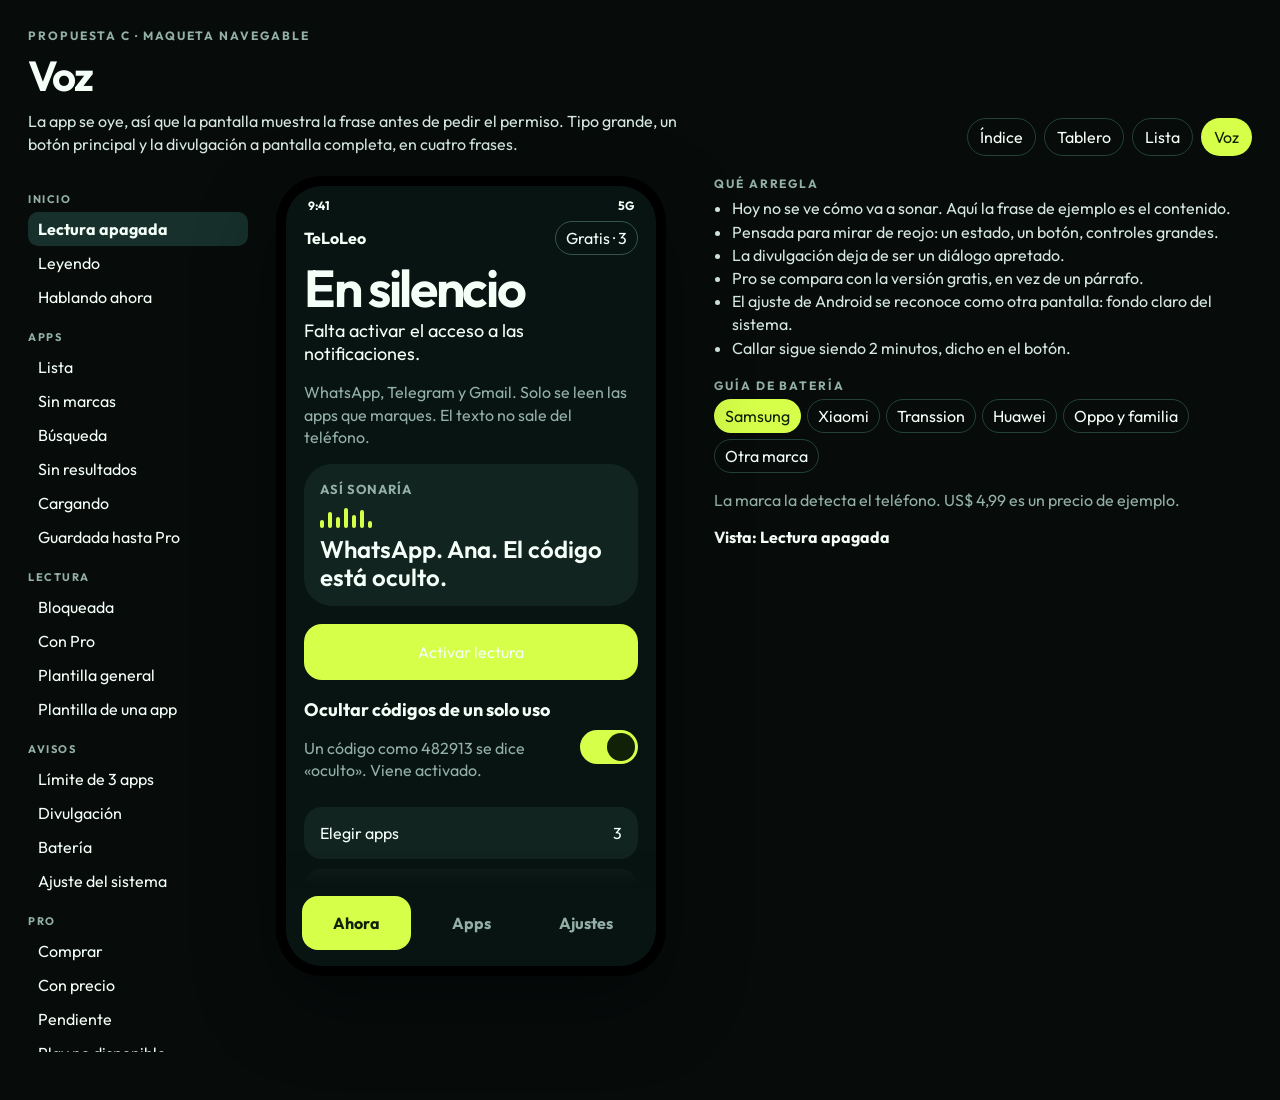
<file: design/ui/propuesta-voz.html>
<!DOCTYPE html>
<html lang="es">
<head>
<meta charset="utf-8">
<meta name="viewport" content="width=device-width, initial-scale=1">
<title>TeLoLeo — Propuesta Voz</title>
<link rel="preconnect" href="https://fonts.googleapis.com">
<link rel="preconnect" href="https://fonts.gstatic.com" crossorigin>
<link href="https://fonts.googleapis.com/css2?family=Outfit:wght@400;500;600;700&display=swap" rel="stylesheet">
<style>
  :root {
    --studio: #070C0B;
    --ink: #F4FFF8;
    --muted: #93B0A6;
    --phone: #081412;
    --card: #122420;
    --line: #1D3330;
    --accent: #D6FF4A;
    --ink-2: #102108;
    --coral: #FF7D5C;
  }
  * { box-sizing: border-box; }
  body { margin: 0; background: var(--studio); color: var(--ink); font-family: Outfit, "Segoe UI", sans-serif; }
  button, input, select, textarea { font: inherit; }
  .top { display: flex; justify-content: space-between; gap: 24px; align-items: flex-end; padding: 28px 28px 8px; }
  .eyebrow { margin: 0 0 6px; letter-spacing: .16em; text-transform: uppercase; font-size: 12px; font-weight: 700; color: var(--muted); }
  .top h1 { margin: 0; font-size: 42px; font-weight: 650; letter-spacing: -.04em; }
  .lede { max-width: 42rem; margin: 8px 0 0; line-height: 1.45; color: #D5E7DF; }
  .siblings { display: flex; gap: 8px; flex-wrap: wrap; }
  .siblings a { color: var(--ink); text-decoration: none; border: 1px solid #23403A; border-radius: 999px; padding: 8px 12px; }
  .siblings a[aria-current="page"] { background: var(--accent); color: var(--ink-2); border-color: transparent; }
  .stage { display: grid; grid-template-columns: 220px 410px minmax(260px, 1fr); gap: 28px; align-items: start; padding: 12px 28px 48px; }
  .rail, .device { position: sticky; top: 12px; }
  .rail { max-height: calc(100vh - 24px); overflow: auto; }
  .rail h3 { margin: 16px 0 6px; font-size: 11px; letter-spacing: .14em; text-transform: uppercase; color: var(--muted); }
  .rail button { display: block; width: 100%; text-align: left; border: 0; background: transparent; color: var(--ink); border-radius: 10px; padding: 7px 10px; cursor: pointer; }
  .rail button.on { background: #17302B; font-weight: 700; }
  .device { width: 390px; height: 800px; background: #000; border-radius: 46px; padding: 10px; box-shadow: 0 30px 80px rgba(0, 0, 0, .45); }
  .screen { height: 100%; background: var(--phone); color: var(--ink); border-radius: 36px; overflow: hidden; position: relative; display: flex; flex-direction: column; }
  .statusbar { flex: none; display: flex; justify-content: space-between; padding: 12px 22px 0; font-size: 12px; font-weight: 700; }
  .viewport { flex: 1; min-height: 0; overflow: auto; padding: 8px 18px 108px; }
  .screen button, .screen input, .screen select, .screen textarea { font: inherit; color: inherit; }
  .idline { display: flex; justify-content: space-between; align-items: center; }
  .pill, .texty, .back { border: 0; background: transparent; color: var(--accent); font-weight: 700; cursor: pointer; }
  .pill { border: 1px solid #34564C; border-radius: 999px; padding: 6px 10px; }
  .hero h2 { font-size: 52px; line-height: .92; letter-spacing: -.045em; font-weight: 650; margin: 10px 0 6px; }
  .statusline { font-size: 18px; margin: 0 0 8px; }
  .fine { color: var(--muted); line-height: 1.4; }
  .quote { background: var(--card); border-radius: 28px; padding: 14px 16px; margin: 10px 0; }
  .quote span, .kicker { color: var(--muted); font-size: 13px; letter-spacing: .08em; text-transform: uppercase; font-weight: 700; }
  .quote p { font-size: 24px; line-height: 1.15; margin: 8px 0 0; font-weight: 600; }
  .wave { display: flex; align-items: flex-end; gap: 4px; height: 22px; margin-top: 8px; }
  .wave i { width: 4px; border-radius: 4px; background: var(--accent); display: block; }
  .wave i:nth-child(1) { height: 8px; } .wave i:nth-child(2) { height: 16px; }
  .wave i:nth-child(3) { height: 11px; } .wave i:nth-child(4) { height: 20px; }
  .wave i:nth-child(5) { height: 13px; } .wave i:nth-child(6) { height: 18px; }
  .wave i:nth-child(7) { height: 7px; }
  .wave.on i { animation: hop 1s ease-in-out infinite; }
  .wave i:nth-child(2) { animation-delay: .1s; } .wave i:nth-child(3) { animation-delay: .2s; }
  .wave i:nth-child(4) { animation-delay: .05s; } .wave i:nth-child(5) { animation-delay: .18s; }
  .wave i:nth-child(6) { animation-delay: .28s; } .wave i:nth-child(7) { animation-delay: .12s; }
  @keyframes hop { 50% { height: 26px; } }
  .btn { width: 100%; border: 0; background: var(--accent); color: var(--ink-2); min-height: 56px; border-radius: 18px; font-size: 18px; font-weight: 700; cursor: pointer; margin-top: 8px; }
  .btn.ghost { background: transparent; color: var(--accent); box-shadow: inset 0 0 0 1.5px #34564C; }
  .btn.warn { background: var(--coral); color: #2A0C06; }
  .btn:disabled { opacity: .4; }
  .set { display: flex; gap: 12px; align-items: center; margin-top: 18px; }
  .set div { flex: 1; }
  .set strong { font-size: 18px; }
  .switch { width: 58px; height: 34px; border-radius: 99px; background: #243833; position: relative; flex: none; }
  .switch i { position: absolute; top: 3px; left: 3px; width: 28px; height: 28px; border-radius: 50%; background: #D7E4DE; display: block; transition: transform .18s; }
  .switch.on { background: var(--accent); }
  .switch.on i { transform: translateX(24px); background: var(--ink-2); }
  .linkrow { width: 100%; margin-top: 10px; text-align: left; background: var(--card); color: var(--ink); border: 0; border-radius: 18px; padding: 16px; display: flex; justify-content: space-between; cursor: pointer; font-weight: 650; }
  .chips { display: flex; flex-wrap: wrap; gap: 6px; margin-top: 10px; }
  .chips span, .chip { background: #203832; color: var(--accent); border-radius: 999px; padding: 6px 10px; font-weight: 700; }
  .chip { border: 0; cursor: pointer; }
  .search { display: flex; gap: 8px; background: var(--card); border-radius: 18px; padding: 6px 8px 6px 16px; margin: 12px 0; }
  .search input { flex: 1; border: 0; background: transparent; color: var(--ink); min-height: 48px; outline: none; font-size: 18px; }
  .search button { border: 0; background: transparent; color: var(--accent); font-weight: 700; cursor: pointer; }
  .viewport h3 { font-size: 13px; letter-spacing: .12em; text-transform: uppercase; color: var(--muted); margin: 18px 0 8px; }
  .app { display: flex; align-items: center; gap: 8px; margin-bottom: 8px; }
  .app-hit { flex: 1; min-height: 72px; display: flex; align-items: center; gap: 12px; background: var(--card); border-radius: 20px; padding: 10px 12px; cursor: pointer; }
  .av { width: 46px; height: 46px; border-radius: 16px; display: grid; place-items: center; color: #fff; font-weight: 700; font-style: normal; flex: none; font-size: 18px; }
  .meta { flex: 1; min-width: 0; }
  .meta strong { display: block; font-size: 18px; }
  .meta small { color: var(--muted); }
  .tpl { border: 0; background: transparent; color: var(--accent); font-weight: 700; cursor: pointer; }
  .skel { height: 72px; border-radius: 20px; margin-bottom: 8px; background: linear-gradient(90deg, #122420, #1A302B, #122420); background-size: 200% 100%; animation: sheen 1.2s infinite; }
  @keyframes sheen { to { background-position: -200% 0; } }
  .block { background: var(--card); border-radius: 24px; padding: 16px; margin: 10px 0; }
  .block h3 { margin: 0 0 8px; letter-spacing: 0; text-transform: none; font-size: 20px; color: var(--ink); }
  .opt { width: 100%; text-align: left; border: 0; background: var(--card); color: inherit; border-radius: 24px; padding: 16px; margin: 10px 0; cursor: pointer; }
  .opt .row, .row { display: flex; justify-content: space-between; align-items: center; gap: 12px; }
  .lock { color: var(--accent); font-weight: 700; }
  .times, .add, .actions { display: flex; gap: 8px; }
  .times { margin-top: 12px; }
  .time { flex: 1; display: flex; flex-direction: column; gap: 4px; color: var(--muted); font-size: 13px; }
  select, textarea, .add input { width: 100%; border: 0; background: #0C1C19; color: var(--ink); border-radius: 14px; padding: 12px; }
  textarea { min-height: 100px; }
  input[type="range"] { width: 100%; accent-color: var(--accent); }
  .add { margin-top: 8px; }
  .add button { border: 0; background: var(--accent); color: var(--ink-2); border-radius: 14px; padding: 0 14px; font-weight: 700; cursor: pointer; }
  .tabbar { position: absolute; left: 0; right: 0; bottom: 0; z-index: 4; display: flex; gap: 6px; height: 78px; background: var(--phone); border-radius: 0 0 36px 36px; padding: 8px 16px 16px; box-shadow: 0 -18px 16px var(--phone); }
  .tabbar button { flex: 1; border: 0; background: transparent; color: var(--muted); border-radius: 16px; min-height: 48px; font-weight: 700; cursor: pointer; }
  .tabbar button.on { background: var(--accent); color: var(--ink-2); }
  .overlay { position: absolute; inset: 0; z-index: 20; }
  .shade, .handle { display: none; }
  .panel { position: absolute; inset: 0; overflow: auto; background: var(--phone); padding: 22px 20px 32px; }
  .panel h2 { font-size: 36px; line-height: 1; letter-spacing: -.04em; margin: 8px 0 16px; }
  .steps { list-style: none; padding: 0; margin: 0; }
  .steps li { display: grid; grid-template-columns: 32px 1fr; gap: 10px; margin-bottom: 14px; font-size: 17px; line-height: 1.35; }
  .steps b { width: 32px; height: 32px; border-radius: 50%; background: var(--accent); color: var(--ink-2); display: grid; place-items: center; }
  .actions { flex-direction: column; margin-top: 16px; }
  .compare { display: grid; grid-template-columns: 1fr 1fr; gap: 8px; margin-top: 12px; }
  .compare article { background: var(--card); border-radius: 20px; padding: 12px; }
  .compare .procol { background: var(--accent); color: var(--ink-2); }
  .compare h3 { margin: 0 0 8px; font-size: 16px; letter-spacing: 0; text-transform: none; color: inherit; }
  .compare li { margin: 6px 0; }
  .back { padding: 0; }
  .doc h2 { font-size: 40px; line-height: .95; margin: 8px 0; }
  .doc article { margin: 14px 0; }
  .doc h3 { font-size: 20px; letter-spacing: 0; text-transform: none; color: var(--ink); margin: 0 0 4px; }
  .toast { position: absolute; z-index: 40; left: 16px; right: 16px; top: 46px; background: var(--accent); color: var(--ink-2); border-radius: 14px; padding: 12px 14px; font-weight: 650; }
  aside ul { margin: 0 0 18px; padding-left: 18px; line-height: 1.45; color: #D5E7DF; }
  .brands { display: flex; flex-wrap: wrap; gap: 6px; }
  .brands button { border-radius: 999px; border: 1px solid #23403A; background: transparent; color: var(--ink); padding: 6px 10px; cursor: pointer; }
  .brands button.on { background: var(--accent); color: var(--ink-2); border-color: transparent; }
  #now { font-weight: 700; }
  @media (max-width: 1100px) {
    .stage { grid-template-columns: 1fr; }
    .rail, .device { position: relative; top: 0; }
    .device { margin: 0 auto; }
  }
  @media (prefers-reduced-motion: reduce) { * { animation: none !important; transition: none !important; } }
</style>
</head>
<body>
<header class="top">
  <div>
    <p class="eyebrow">Propuesta C · maqueta navegable</p>
    <h1>Voz</h1>
    <p class="lede">La app se oye, así que la pantalla muestra la frase antes de pedir el permiso. Tipo grande, un botón principal y la divulgación a pantalla completa, en cuatro frases.</p>
  </div>
  <nav class="siblings">
    <a href="index.html">Índice</a>
    <a href="propuesta-tablero.html">Tablero</a>
    <a href="propuesta-lista.html">Lista</a>
    <a href="propuesta-voz.html" aria-current="page">Voz</a>
  </nav>
</header>
<div class="stage">
  <nav class="rail" id="rail" aria-label="Vistas"></nav>
  <div class="device"><div class="screen" id="screen"></div></div>
  <aside>
    <p class="eyebrow">Qué arregla</p>
    <ul>
      <li>Hoy no se ve cómo va a sonar. Aquí la frase de ejemplo es el contenido.</li>
      <li>Pensada para mirar de reojo: un estado, un botón, controles grandes.</li>
      <li>La divulgación deja de ser un diálogo apretado.</li>
      <li>Pro se compara con la versión gratis, en vez de un párrafo.</li>
      <li>El ajuste de Android se reconoce como otra pantalla: fondo claro del sistema.</li>
      <li>Callar sigue siendo 2 minutos, dicho en el botón.</li>
    </ul>
    <p class="eyebrow">Guía de batería</p>
    <div class="brands" id="brands"></div>
    <p class="fine">La marca la detecta el teléfono. US$ 4,99 es un precio de ejemplo.</p>
    <p id="now"></p>
  </aside>
</div>
<script src="shared.js"></script>
<script>
TeLoLeo.boot({
  batteryView: "home",
  groups: TeLoLeo.groups(function (item) {
    if (item.patch.view === "lectura") item.patch.view = "ajustes";
    return item;
  }),
  renderPage: function (v) {
    var s = v.state;
    if (s.view === "sistema") return v.systemPage();
    if (s.view === "privacy") return privacy(v);
    if (s.view === "pro") return pro(v);
    if (s.view === "ajustes" || s.view === "lectura") return ajustes(v);
    if (s.view === "apps") return apps(v);
    return home(v);
  }
});

function tabs(id) {
  function item(view, label) {
    return '<button type="button" data-act="goto" data-id="' + view + '"' + (id === view ? ' class="on"' : "") + ">" + label + "</button>";
  }
  return '<nav class="tabbar">' + item("home", "Ahora") + item("apps", "Apps") + item("ajustes", "Ajustes") + "</nav>";
}

function bars(on) {
  var bits = "";
  for (var i = 0; i < 7; i++) bits += "<i></i>";
  return '<div class="wave' + (on ? " on" : "") + '" aria-hidden="true">' + bits + "</div>";
}

function home(v) {
  var s = v.state;
  var c = v.copy;
  var on = s.listener;
  var word = s.speakingNow ? "Diciendo" : (on ? "Te lo leo" : "En silencio");
  var names = v.joinNames(v.speakingNames());
  var chips = v.rules().map(function (rule) { return "<span>" + v.esc(rule) + "</span>"; }).join("");
  return '<div class="viewport"><div class="idline"><strong>TeLoLeo</strong><button type="button" class="pill" data-act="gopro">' + (s.pro ? "Pro activo" : "Gratis · 3") + "</button></div>" +
    '<div class="hero"><h2>' + word + "</h2><p class=\"statusline\">" + (on ? c.listenerOn : c.listenerOff) + "</p><p class=\"fine\">" + v.esc(names) + ". " + (on ? c.turnOff : c.listenerOffDetail) + "</p></div>" +
    '<section class="quote"><span>' + (on ? "Así suena ahora" : "Así sonaría") + "</span>" + bars(s.speakingNow) + "<p>" + v.esc(v.livePhrase()) + "</p></section>" +
    (chips ? '<div class="chips">' + chips + "</div>" : "") +
    '<button type="button" class="btn" data-act="listener">' + (on ? c.manage : c.enable) + "</button>" +
    (on ? '<button type="button" class="btn ' + (s.speakingNow ? "warn" : "ghost") + '" data-act="silence">' + c.silence + "</button>" : "") +
    '<div class="set" role="button" tabindex="0" data-act="redact"><div><strong>' + c.redact + '</strong><p class="fine">' + c.redactDetail + "</p></div>" + v.sw(s.redact) + "</div>" +
    '<button type="button" class="linkrow" data-act="goto" data-id="apps"><span>Elegir apps</span><span>' + s.selected.length + "</span></button>" +
    '<button type="button" class="linkrow" data-act="battery"><span>' + c.battery + "</span><span>" + v.esc(v.brand().name) + "</span></button>" +
    "</div>" + tabs("home");
}

function apps(v) {
  return '<div class="viewport"><div class="idline"><strong>Apps</strong><button type="button" class="texty" data-act="privacy">Privacidad</button></div>' +
    '<div class="search"><input id="q" type="search" placeholder="' + v.copy.search + '" value="' + v.esc(v.state.query) + '" autocomplete="off">' +
    (v.state.query ? '<button type="button" data-act="clear-search">Borrar</button>' : "") + "</div>" +
    "<p class=\"fine\">" + v.countLine() + " " + v.quotaNote() + "</p>" + sections(v) + "</div>" + tabs("apps");
}

function sections(v) {
  var s = v.state;
  if (s.loading) return "<p>" + v.copy.loading + '</p><div class="skel"></div><div class="skel"></div>';
  var sel = v.selectedVisible();
  var oth = v.othersVisible();
  var html = "";
  if (!s.query && s.selected.length === 0) html += "<p>" + v.copy.silenceDefault + "</p>";
  if (sel.length) html += "<h3>" + v.copy.sectionOn + "</h3>" + sel.map(function (app) { return appRow(v, app); }).join("");
  if (!s.query || oth.length) html += "<h3>" + v.copy.sectionOff + "</h3>" + oth.map(function (app) { return appRow(v, app); }).join("");
  if (s.query && !sel.length && !oth.length) html += "<p>" + v.copy.noHits + "</p>";
  return html;
}

function appRow(v, app) {
  var sub = app.extra ? v.copy.saved : (app.template && v.state.pro ? v.copy.ownPhrase : "");
  return '<div class="app"><div class="app-hit" role="button" tabindex="0" data-act="toggle" data-id="' + app.id + '">' +
    '<i class="av" style="background:' + app.color + '">' + v.esc(app.name.slice(0, 1).toUpperCase()) + "</i>" +
    '<span class="meta"><strong>' + v.esc(app.name) + "</strong>" + (sub ? "<small>" + v.esc(sub) + "</small>" : "") + "</span>" +
    v.sw(app.selected) + "</div>" +
    (v.state.pro && app.selected ? '<button type="button" class="tpl" data-act="template" data-id="' + app.id + '">Frase</button>' : "") +
    "</div>";
}

function ajustes(v) {
  var s = v.state;
  var c = v.copy;
  return '<div class="viewport"><div class="idline"><strong>Ajustes</strong><button type="button" class="texty" data-act="privacy">Privacidad</button></div>' +
    (s.pro ? "" : '<button type="button" class="btn" data-act="gopro">' + c.withPro + "</button><p class=\"fine\">" + c.readingNote + "</p>") +
    quiet(v) + big(v, "headphones", c.headphones, s.headphones, "") + big(v, "shake", c.shake, s.shake, c.shakeDetail) +
    slider(v, "rate", c.rate, s.rate, 0.7, 1.5) + slider(v, "vol", c.volume, s.volume, 0.3, 1) +
    templateBlock(v) + filters(v) +
    '<button type="button" class="linkrow" data-act="battery"><span>' + c.battery + "</span><span>" + v.esc(v.brand().name) + "</span></button>" +
    '<button type="button" class="linkrow" data-act="gopro"><span>Pro</span><span>' + (s.pro ? "Activo" : "Pago único") + "</span></button>" +
    "</div>" + tabs("ajustes");
}

function big(v, act, title, on, detail) {
  if (!v.state.pro) return '<button type="button" class="opt" data-act="gopro"><span class="row"><strong>' + title + '</strong><span class="lock">Pro</span></span>' + (detail ? '<p class="fine">' + detail + "</p>" : "") + "</button>";
  return '<div class="block"><div class="row" role="button" tabindex="0" data-act="' + act + '"><div><strong>' + title + "</strong>" + (detail ? '<p class="fine">' + detail + "</p>" : "") + "</div>" + v.sw(on) + "</div></div>";
}

function quiet(v) {
  var s = v.state;
  if (!s.pro) return '<button type="button" class="opt" data-act="gopro"><span class="row"><strong>' + v.copy.quiet + '</strong><span class="lock">Pro</span></span></button>';
  return '<div class="block"><div class="row" role="button" tabindex="0" data-act="quiet"><strong>' + v.copy.quiet + "</strong>" + v.sw(s.quiet) + "</div>" +
    (s.quiet ? '<div class="times">' + v.hours(s.quietFrom, "quiet-from") + v.hours(s.quietTo, "quiet-to") + "</div>" : "") + "</div>";
}

function slider(v, id, label, value, min, max) {
  if (!v.state.pro) return '<button type="button" class="opt" data-act="gopro"><span class="row"><strong>' + label + '</strong><span class="lock">Pro</span></span></button>';
  return '<div class="block"><strong>' + label + ' <span id="' + id + '-val">' + v.fmt(value) + "</span></strong>" +
    '<input id="' + id + '" type="range" min="' + min + '" max="' + max + '" step="0.1" value="' + value + '"></div>';
}

function templateBlock(v) {
  if (!v.state.pro) return '<button type="button" class="opt" data-act="gopro"><span class="row"><strong>' + v.copy.phraseTitle + '</strong><span class="lock">Pro</span></span></button>';
  var current = v.state.template.trim() ? v.phrase(v.state.template) : "Aplicación, título y texto.";
  return '<div class="block"><strong>' + v.copy.phraseTitle + '</strong><p class="fine">' + v.esc(current) + '</p><button type="button" class="btn ghost" data-act="template">' + v.copy.template + "</button></div>";
}

function filters(v) {
  if (!v.state.pro) return '<button type="button" class="opt" data-act="gopro"><span class="row"><strong>' + v.copy.filters + '</strong><span class="lock">Pro</span></span><p class="fine">' + v.copy.filtersDetail + "</p></button>";
  var chips = v.state.filters.map(function (word, i) {
    return '<button type="button" class="chip" data-act="unfilter" data-i="' + i + '">' + v.esc(word) + " ×</button>";
  }).join("");
  return '<div class="block"><strong>' + v.copy.filters + '</strong><p class="fine">' + v.copy.filtersDetail + '</p><div class="chips">' + chips + '</div><div class="add"><input id="filter" type="text" placeholder="' + v.copy.filtersHint + '"><button type="button" data-act="addfilter">' + v.copy.add + "</button></div></div>";
}

function pro(v) {
  var o = v.offerModel();
  var buy = o.showBuy ? '<button type="button" class="btn" data-act="buy"' + (o.disabled ? " disabled" : "") + ">" + v.esc(o.label) + "</button>" : "";
  return '<div class="viewport"><button type="button" class="back" data-act="back">← ' + v.copy.back + "</button><h2 style=\"font-size:56px;line-height:.9;margin:10px 0\">Pro</h2><p class=\"statusline\">" + v.copy.proIntro + "</p>" +
    (o.active ? "<p>" + v.copy.proActive + "</p>" : "") +
    (o.pending ? "<p>" + v.copy.proPending + "</p>" : "") +
    (o.notice ? "<p>" + o.notice + "</p>" : "") +
    '<div class="compare"><article><h3>Gratis</h3><ul><li>3 apps</li><li>Sin límite de lecturas</li><li>Voz del sistema</li><li>Códigos ocultos</li></ul></article>' +
    '<article class="procol"><h3>Pro</h3><ul><li>Todas las apps</li><li>Horario y auriculares</li><li>Frase, filtro, agitar</li><li>Velocidad y volumen</li></ul></article></div>' +
    '<p class="fine">' + v.copy.proFree + "</p>" + buy +
    '<button type="button" class="btn ghost" data-act="restore">' + v.copy.restore + "</button></div>";
}

function privacy(v) {
  var blocks = v.privacy.map(function (row) {
    return "<article><h3>" + row[0] + "</h3><p>" + row[1] + "</p></article>";
  }).join("");
  return '<div class="viewport doc"><button type="button" class="back" data-act="back">← ' + v.copy.back + "</button><h2>" + v.copy.privacyTitle + "</h2><p>" + v.copy.privacyIntro + "</p>" + blocks + '<p class="fine">' + v.copy.privacyUrl + "</p></div>";
}
</script>
</body>
</html>
</file>
<file: design/ui/onboarding.css>
/* El ajuste de Android, igual en las tres propuestas: no es una pantalla de TeLoLeo. */
.os {
  position: absolute;
  inset: 0;
  z-index: 5;
  background: #F4F6F8;
  color: #1B1C1E;
  display: flex;
  flex-direction: column;
  padding: 12px 16px 24px;
  overflow: auto;
}
.os, .os * { font-family: "Segoe UI", sans-serif; letter-spacing: 0; text-transform: none; }
.os-status { display: flex; justify-content: space-between; font-size: 12px; font-weight: 700; padding: 2px 6px 0; }
.os-top { display: flex; align-items: center; gap: 8px; min-height: 44px; }
.os-top span { font-weight: 650; }
.os button { font: inherit; cursor: pointer; }
.os-top button { border: 0; background: transparent; color: #1A73E8; font-weight: 700; padding: 8px; }
.os h2 { margin: 8px 0; font-size: 28px; line-height: 1.15; font-weight: 650; color: #1B1C1E; }
.os-lead { margin: 0 0 16px; color: #5F6368; line-height: 1.4; }
.os .os-row {
  width: 100%;
  display: flex;
  align-items: center;
  gap: 12px;
  text-align: left;
  background: #fff;
  color: #1B1C1E;
  border: 0;
  border-radius: 16px;
  padding: 14px;
}
.os .os-row .av {
  width: 40px;
  height: 40px;
  border-radius: 12px;
  background: #0C6B62;
  color: #fff;
  display: grid;
  place-items: center;
  font-style: normal;
  font-weight: 700;
  flex: none;
}
.os .who { display: block; flex: 1; min-width: 0; }
.os .who b, .os .who small { display: block; }
.os .who small { color: #5F6368; font-weight: 400; }
.os .knob { width: 52px; height: 32px; border-radius: 99px; background: #C4C7C5; position: relative; flex: none; }
.os .knob::after {
  content: "";
  position: absolute;
  top: 3px;
  left: 3px;
  width: 26px;
  height: 26px;
  border-radius: 50%;
  background: #fff;
  box-shadow: 0 1px 2px rgba(0, 0, 0, .35);
}
.os-hint { color: #B3261E; font-weight: 650; line-height: 1.35; }
.os .scrim {
  position: absolute;
  inset: 0;
  background: rgba(0, 0, 0, .45);
  display: flex;
  align-items: center;
  padding: 22px;
}
.os .dialog { background: #fff; color: #1B1C1E; border-radius: 28px; padding: 22px 20px 12px; width: 100%; }
.os .dialog h3 { margin: 0 0 8px; font-size: 20px; line-height: 1.25; font-weight: 700; color: #1B1C1E; }
.os .dialog p { margin: 0; color: #3C4043; line-height: 1.4; font-size: 15px; }
.os .dialog-actions { display: flex; justify-content: flex-end; gap: 4px; margin-top: 12px; }
.os .dialog-actions button { border: 0; background: transparent; color: #1A73E8; font-weight: 700; padding: 10px 12px; border-radius: 8px; }
</file>
